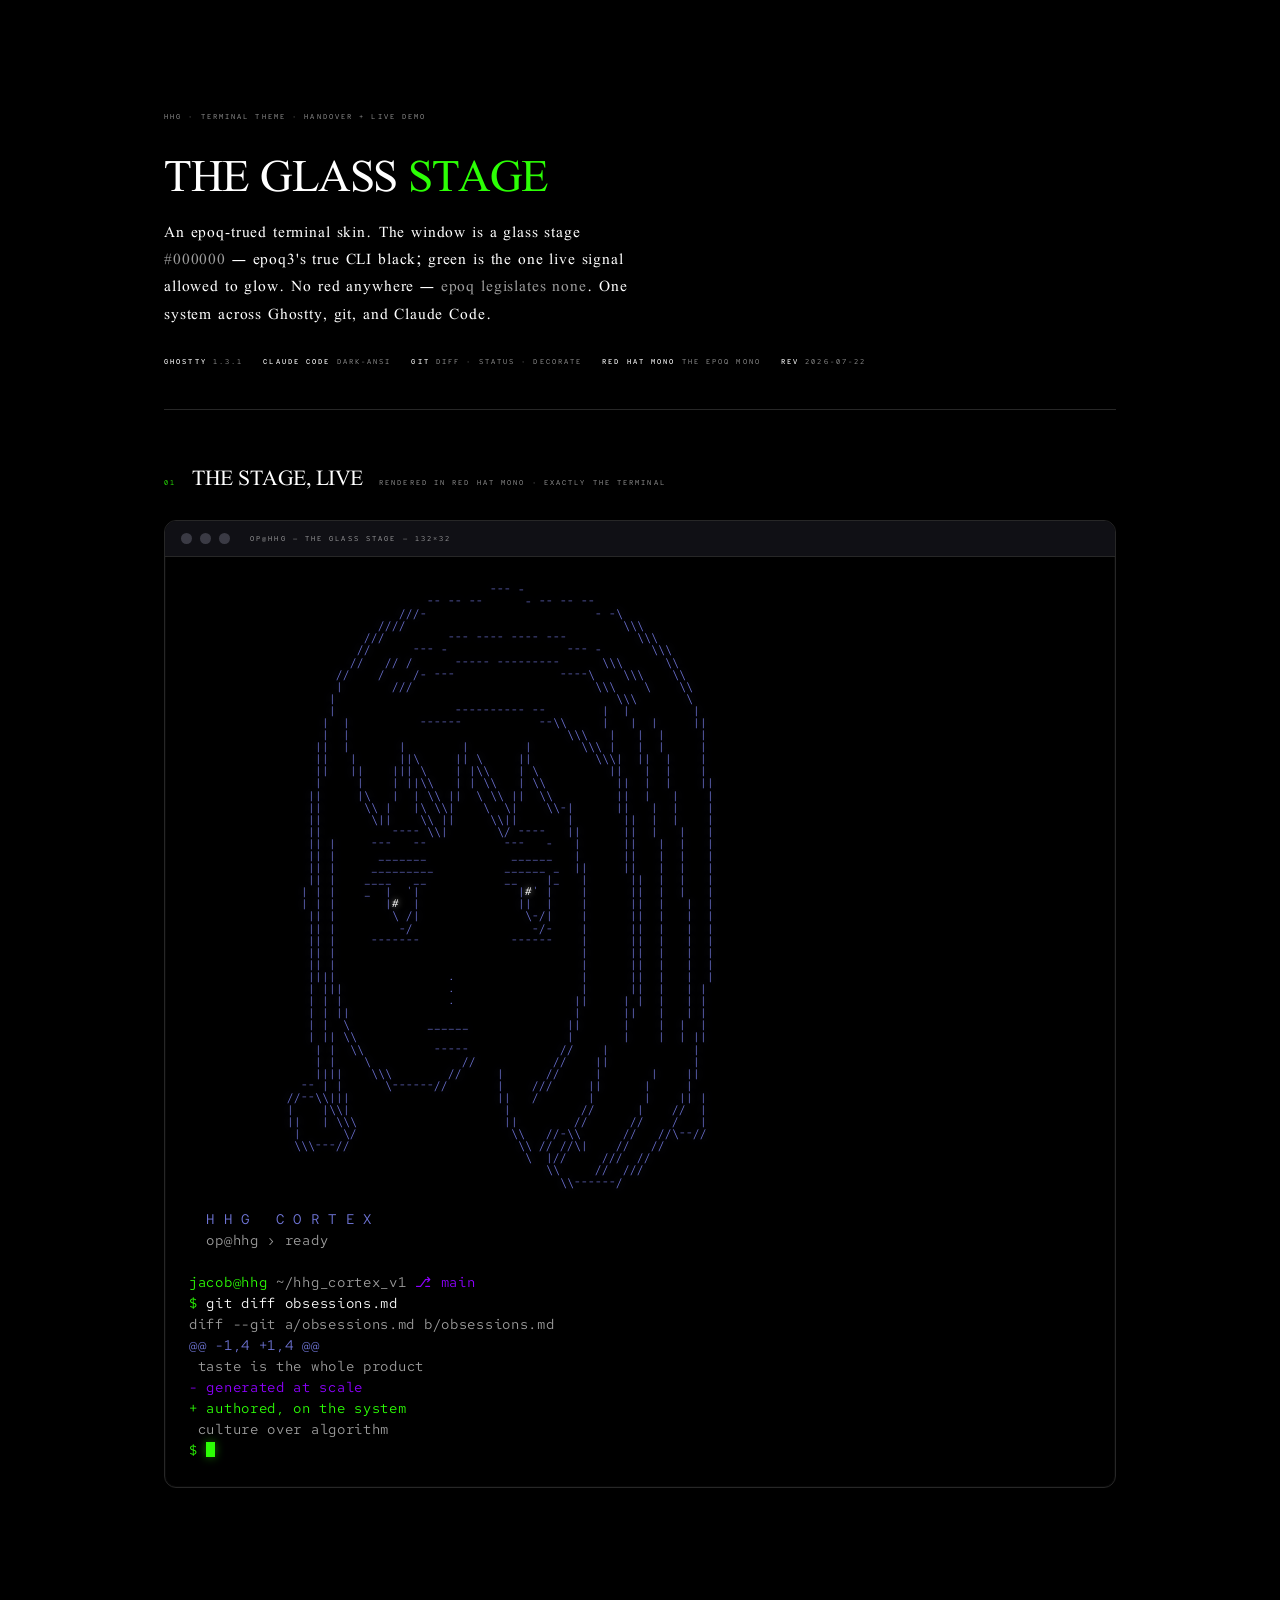
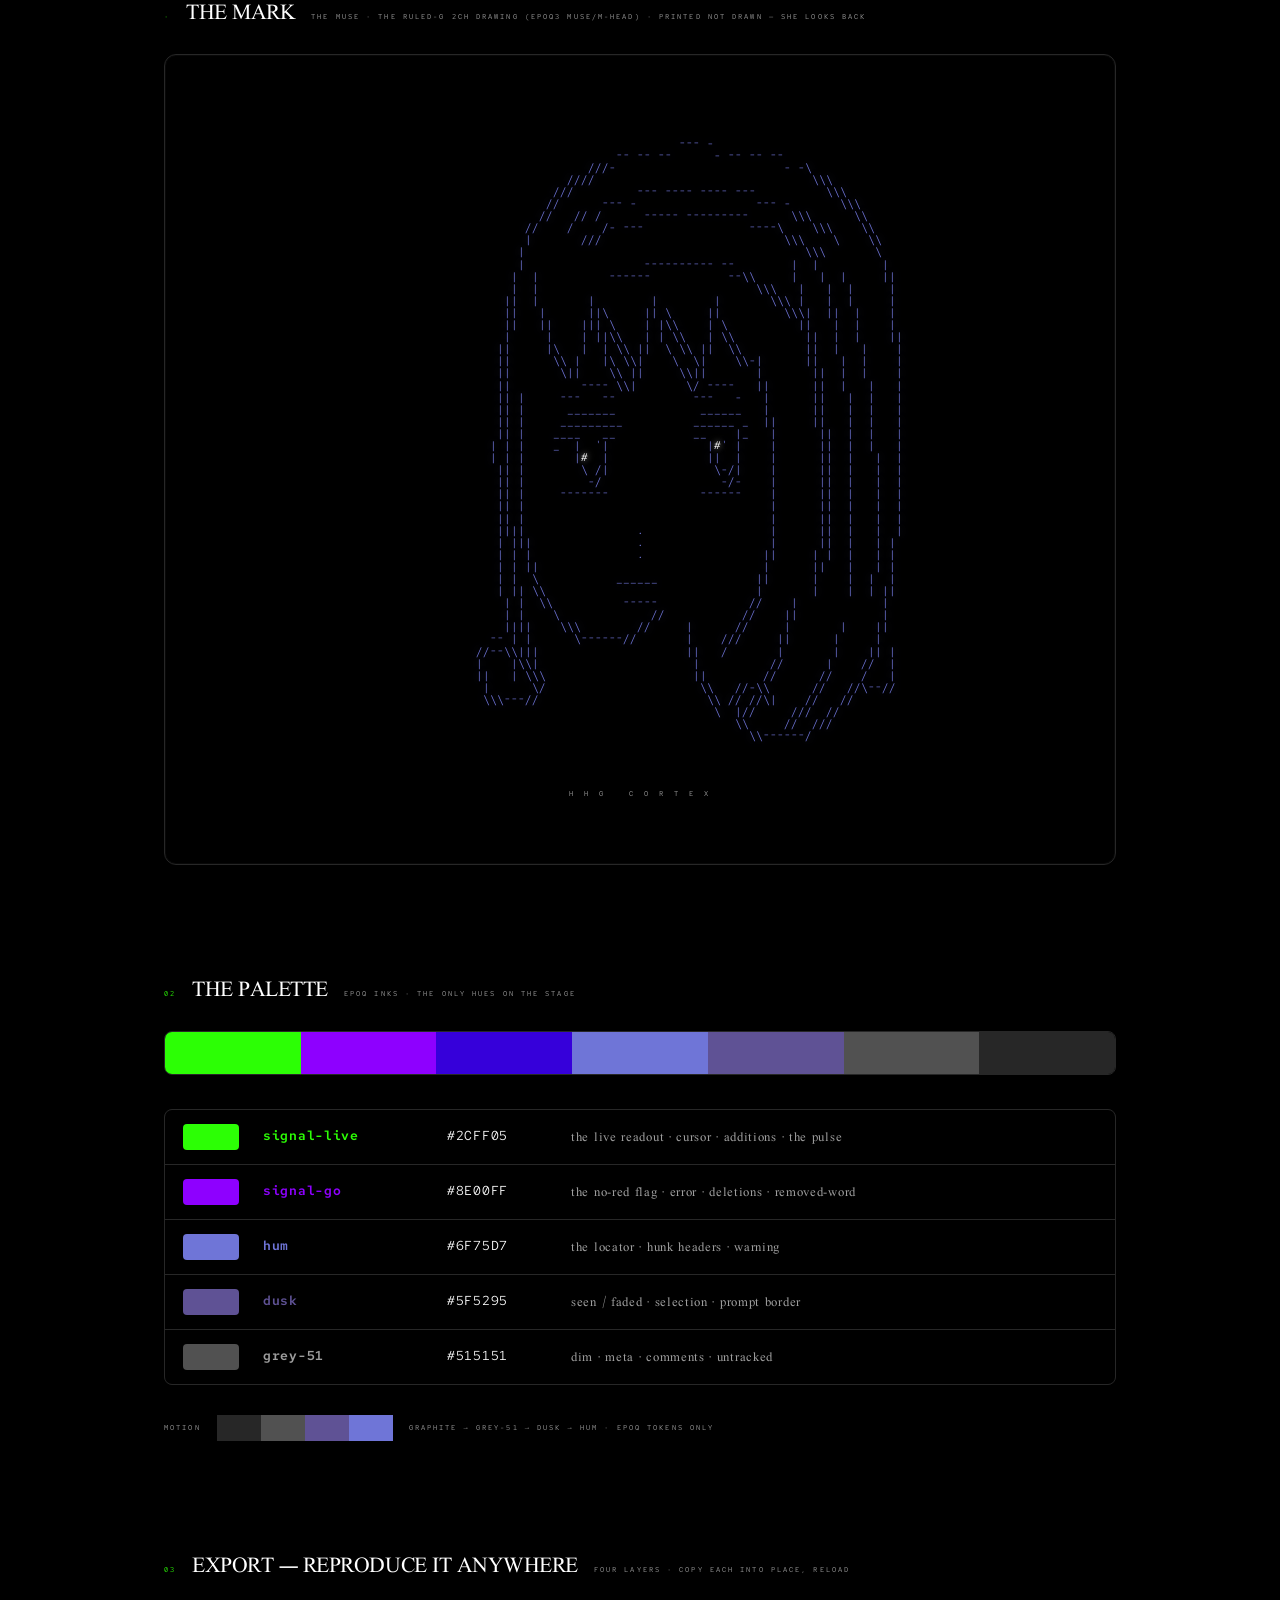
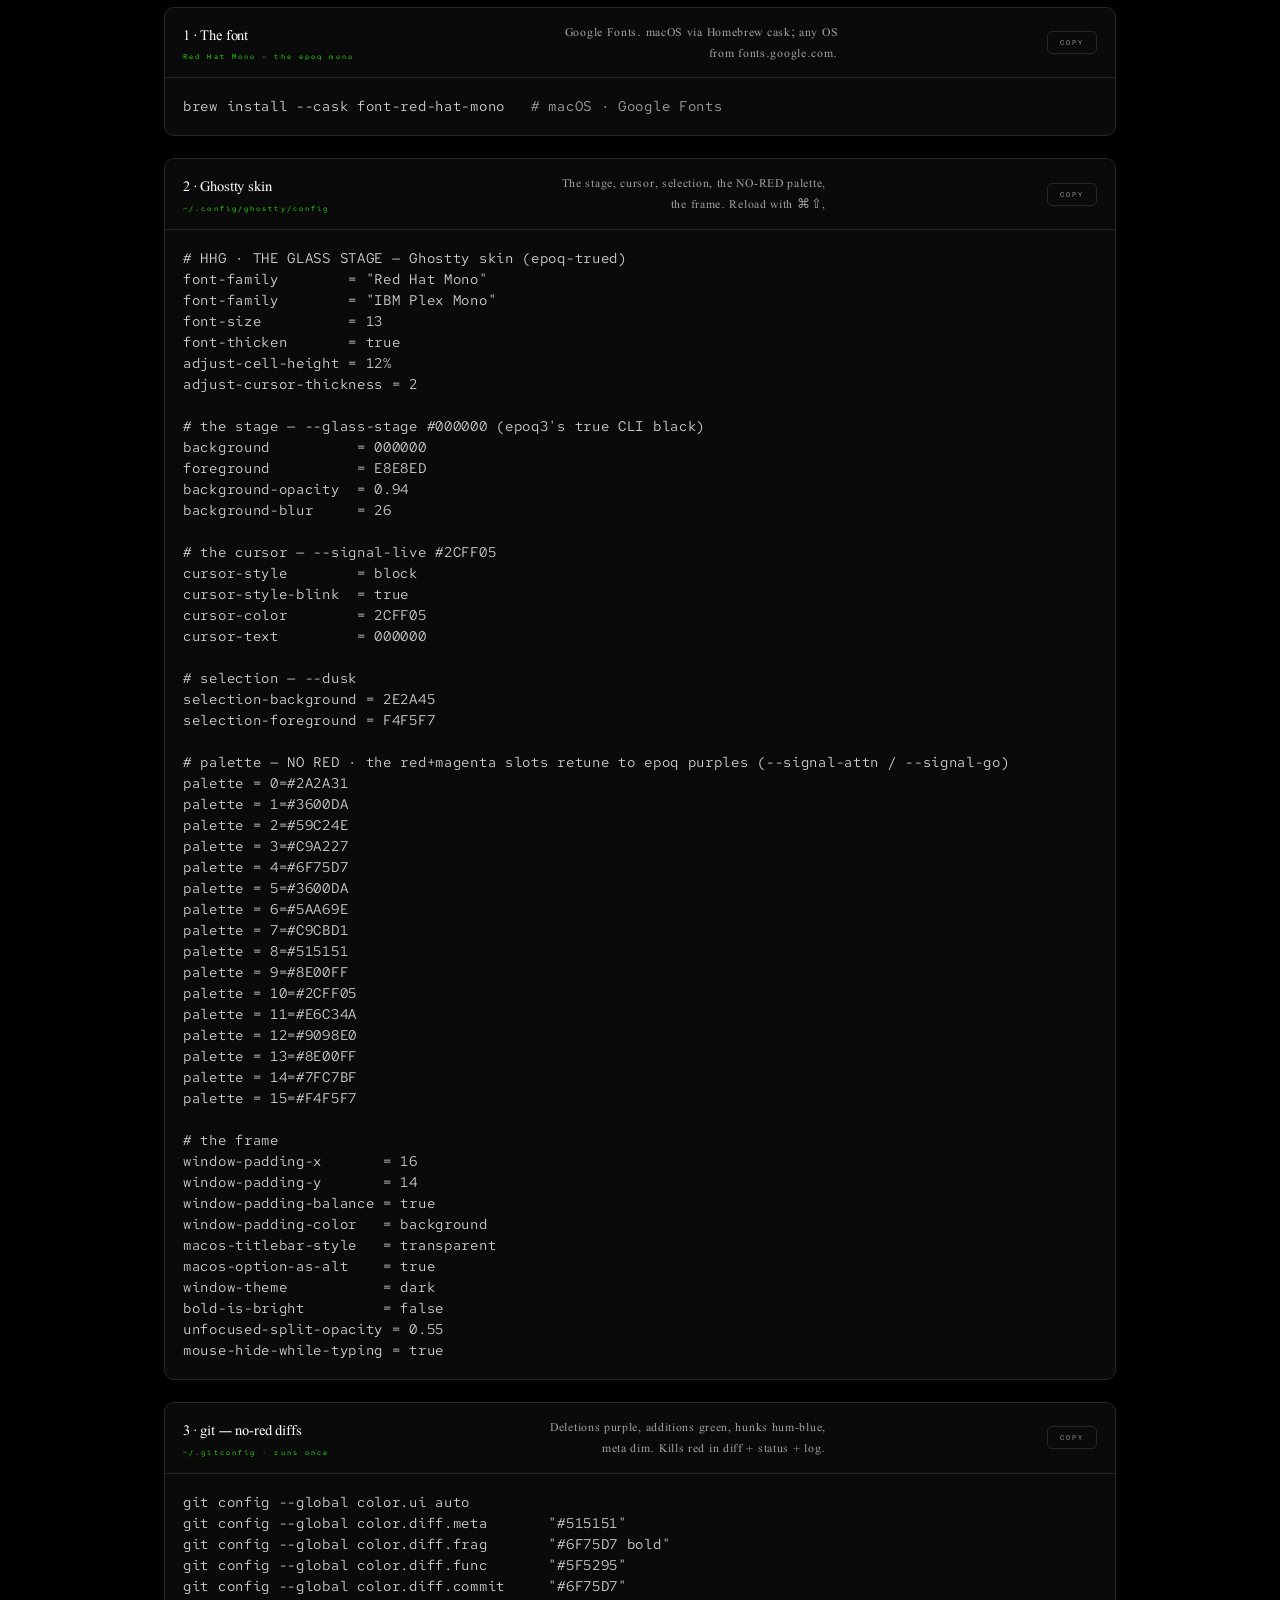
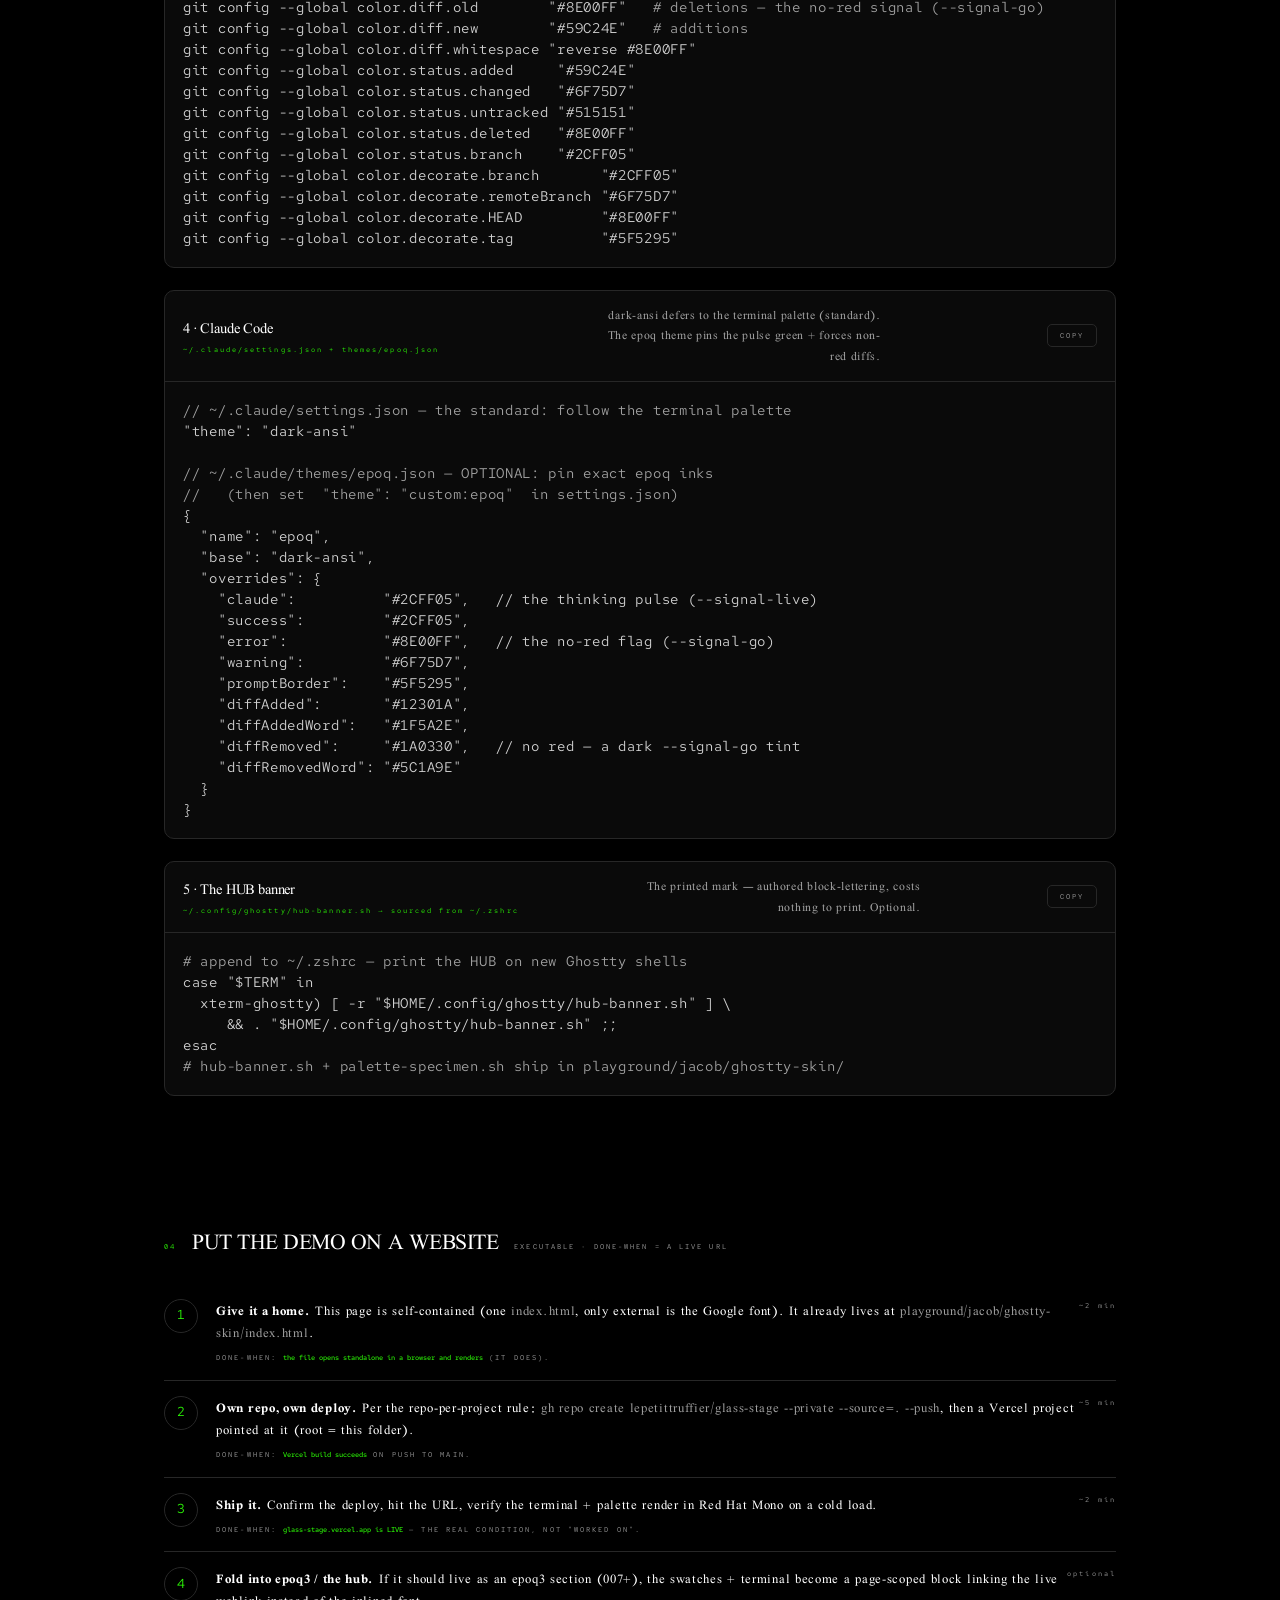
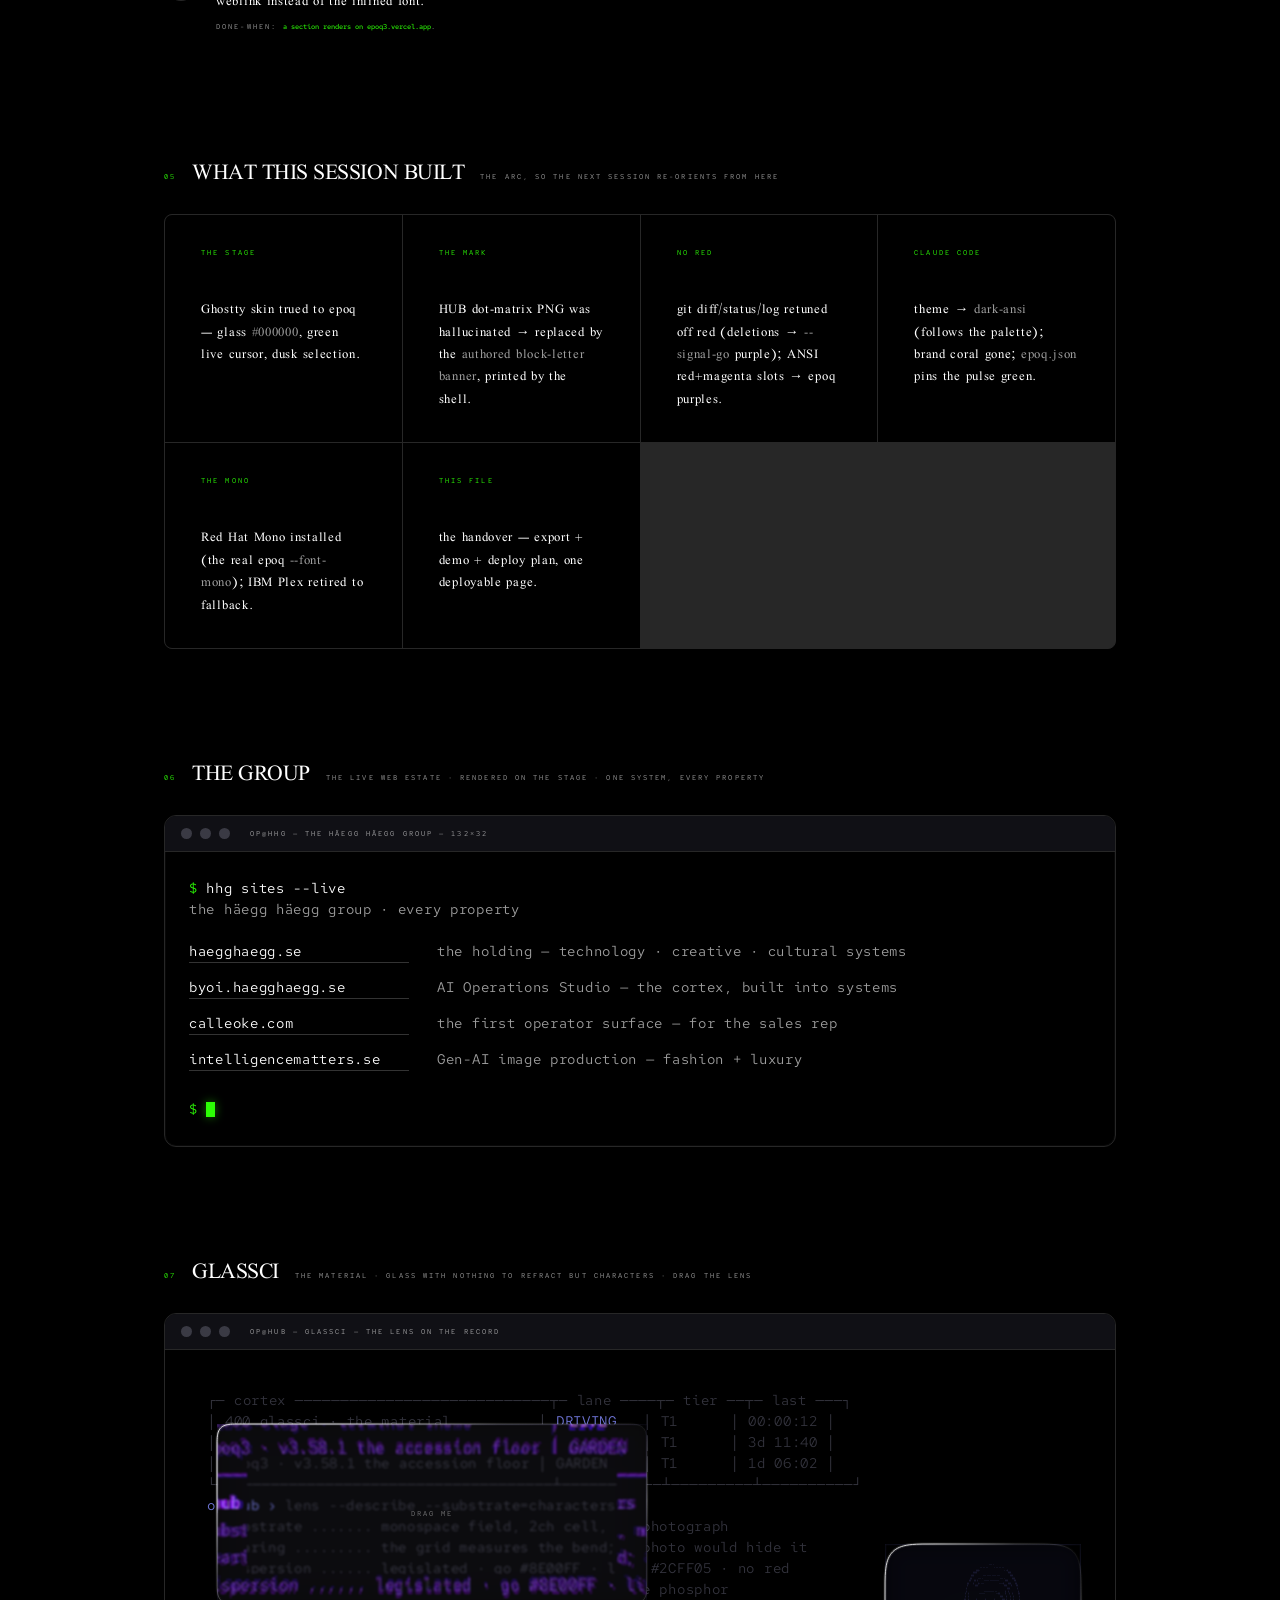
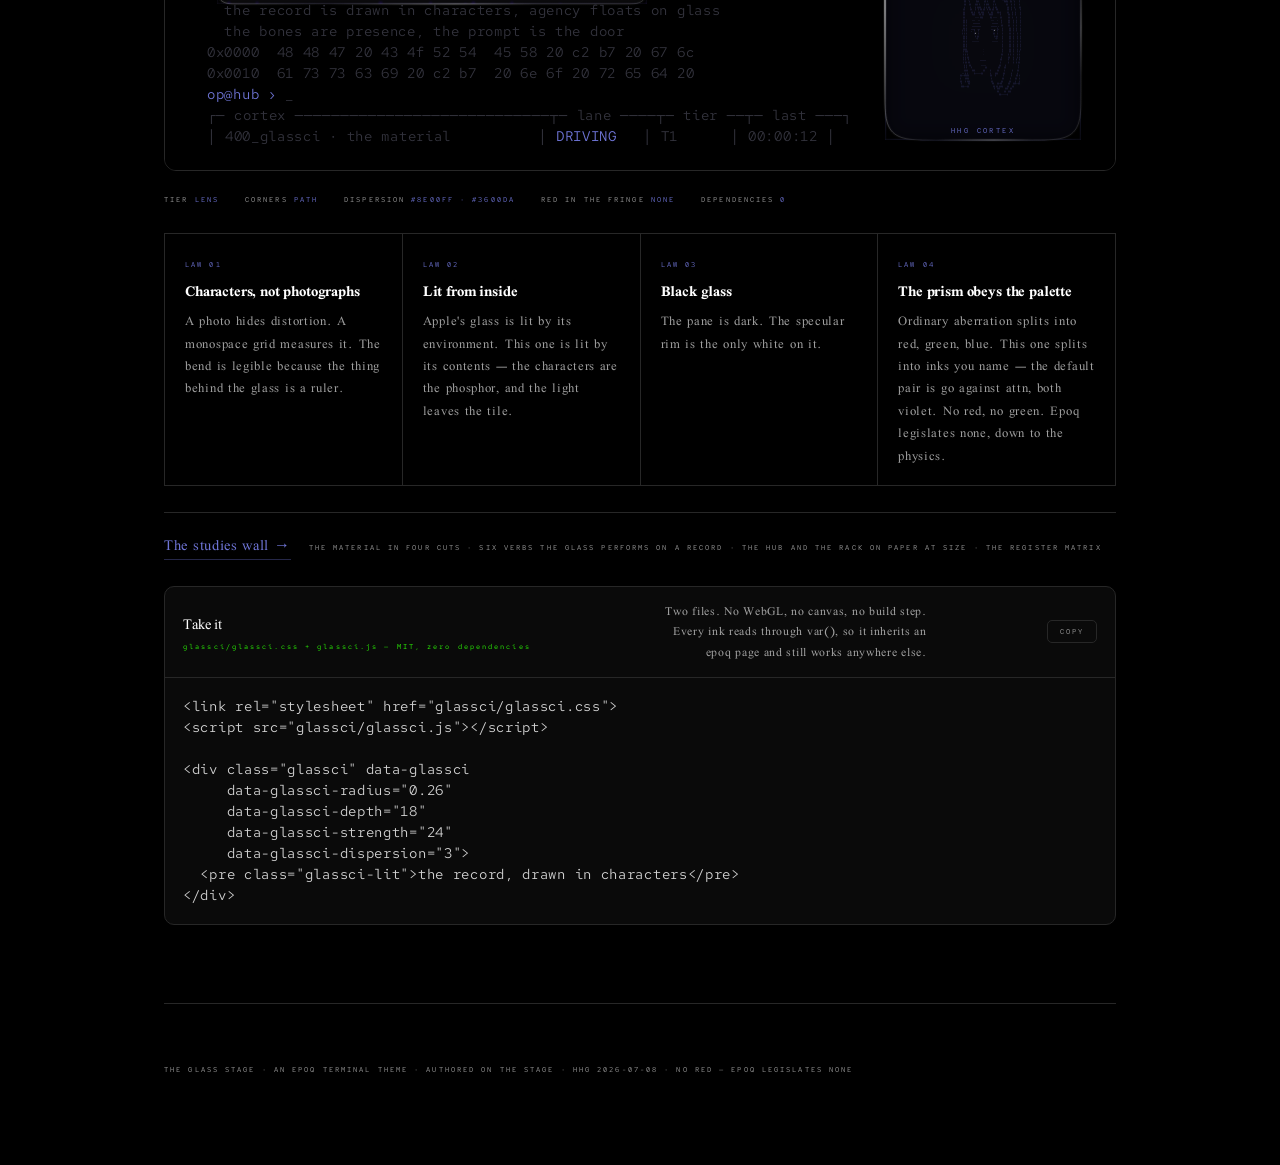
<file: demo/index.html>
<!doctype html>
<html lang="en">
<head>
<meta charset="utf-8">
<meta name="viewport" content="width=device-width, initial-scale=1">
<title>THE GLASS STAGE — an epoq terminal theme</title>
<link rel="preconnect" href="https://fonts.googleapis.com">
<link rel="preconnect" href="https://fonts.gstatic.com" crossorigin>
<link href="https://fonts.googleapis.com/css2?family=Scheherazade+New:wght@400;700&family=Red+Hat+Mono:wght@400;500;600;700&display=swap" rel="stylesheet">
<link rel="stylesheet" href="/glassci/glassci.css">
<style>
  :root{
    /* epoq3-conformant: every ink is a live EPOQ III token (system.css v3.58.1). no red, no magenta (pruned), no foreign hue. */
    --stage:#000000; --stage-2:#0A0A0A; --line:#272727;          /* --ink (the stage) · near-ink surface · --graphite hairline */
    --paper:#FFFFFF; --dim:rgba(255,255,255,.62); --grey:#515151; --graph:#272727;  /* --paper · --paper-62 (on-dark dim) · --grey-51 */
    --live:#2CFF05; --flag:#8E00FF; --flagc:#8E00FF;             /* --signal-live (green) · --signal-go (purple) = the no-red flag + deletions */
    --hum:#6F75D7; --dusk:#5F5295;                               /* --hum · --dusk */

    /* epoq3's real type system (system.css, verbatim) — serif carries the page, mono is a caption/code law */
    --font-serif:"Scheherazade New",Georgia,serif;
    --font-mono:"Red Hat Mono","IBM Plex Mono",ui-monospace,SFMono-Regular,Menlo,monospace;
    --fz-display:36px;    --lh-display:1;    --track-display:-0.03em;    /* H1 */
    --fz-page-title:24px; --lh-page-title:1; --track-page-title:-0.02em; /* H2 · section titles */
    --fz-heading-3:16px;  --lh-heading-3:1;  --track-heading-3:-0.01em;  /* H3 · card/block titles */
    --fz-body-1:14px;     --lh-body-1:1.6;   --track-body-1:0.05em;      /* page default */
    --fz-mono-6:7px;      --lh-mono-6:2;     --track-mono-6:0.3em;       /* the ONE mono size — code/caption law */
    --fz-mono-cli:14px;   --lh-mono-cli:1.5;                              /* the CLI escape hatch — real terminal registers only */
    --gut:clamp(20px,5vw,64px);
  }
  *{box-sizing:border-box}
  html,body{margin:0;background:var(--stage);color:var(--paper);font-family:var(--font-serif);
    font-size:var(--fz-body-1);line-height:var(--lh-body-1);letter-spacing:var(--track-body-1);
    -webkit-font-smoothing:antialiased;overflow-x:hidden}
  a{color:var(--live);text-decoration:none;border-bottom:1px solid #2cff0540}
  a:hover{border-bottom-color:var(--live)}
  .wrap{max-width:1080px;margin:0 auto;padding:0 var(--gut)}
  .rule{height:1px;background:var(--line);border:0;margin:0}
  .cap{font-family:var(--font-mono);font-size:var(--fz-mono-6);line-height:var(--lh-mono-6);
    letter-spacing:var(--track-mono-6);text-transform:uppercase;color:var(--dim)}
  .live{color:var(--live)} .flag{color:var(--flag)} .flagc{color:var(--flagc)}
  .hum{color:var(--hum)} .dusk{color:var(--dusk)} .dim{color:var(--dim)}

  /* ── masthead ── */
  header{padding:clamp(48px,9vw,110px) 0 40px}
  .kicker{font-family:var(--font-mono);font-size:var(--fz-mono-6);line-height:var(--lh-mono-6);
    letter-spacing:var(--track-mono-6);text-transform:uppercase;color:var(--dim);margin-bottom:26px}
  h1{font-family:var(--font-serif);font-weight:400;text-transform:uppercase;
    font-size:clamp(30px,5.2vw,50px);letter-spacing:var(--track-display);line-height:var(--lh-display);margin:0 0 18px}
  h1 .sig{color:var(--live)}
  .sub{font-family:var(--font-serif);font-size:clamp(14px,1.6vw,17px);line-height:var(--lh-body-1);
    letter-spacing:var(--track-body-1);color:var(--paper);max-width:60ch;font-weight:400}
  .metaline{margin-top:28px;display:flex;gap:8px 20px;flex-wrap:wrap;font-family:var(--font-mono);
    font-size:var(--fz-mono-6);line-height:var(--lh-mono-6);color:var(--dim);letter-spacing:var(--track-mono-6);text-transform:uppercase}
  .metaline b{color:var(--paper);font-weight:500}

  /* ── section frame ── */
  section{padding:56px 0}
  .sechead{display:flex;align-items:baseline;gap:16px;margin-bottom:30px;flex-wrap:wrap}
  .sechead h2{font-family:var(--font-serif);font-weight:400;text-transform:uppercase;
    font-size:var(--fz-page-title);letter-spacing:var(--track-page-title);line-height:var(--lh-page-title);color:var(--paper);margin:0}
  .sechead .n{font-family:var(--font-mono);font-size:var(--fz-mono-6);letter-spacing:var(--track-mono-6);color:var(--live)}
  .sechead .t{font-family:var(--font-mono);font-size:var(--fz-mono-6);letter-spacing:var(--track-mono-6);
    text-transform:uppercase;color:var(--dim)}

  /* ── the terminal demo — a genuine CLI register: mono stays, at the fz-mono-cli escape hatch ── */
  .term{background:var(--stage);border:1px solid var(--line);border-radius:12px;overflow:hidden;
    box-shadow:0 40px 120px -40px #000,0 0 0 1px #ffffff08 inset}
  .term-bar{display:flex;align-items:center;gap:8px;padding:12px 16px;background:#101015;border-bottom:1px solid var(--line)}
  .dot{width:11px;height:11px;border-radius:50%}
  .dot.a{background:#3a3a44} .dot.b{background:#3a3a44} .dot.c{background:#3a3a44}
  .term-title{margin-left:12px;font-family:var(--font-mono);font-size:var(--fz-mono-6);color:var(--dim);
    letter-spacing:var(--track-mono-6);text-transform:uppercase}
  .term-body{padding:26px 24px;font-family:var(--font-mono);font-size:var(--fz-mono-cli);line-height:var(--lh-mono-cli);
    white-space:pre;overflow-x:auto}
  .cur{display:inline-block;width:.62em;height:1.05em;background:var(--live);vertical-align:-.18em;
    animation:blink 1.05s steps(1) infinite;box-shadow:0 0 10px #2cff0577}
  @keyframes blink{50%{opacity:0}}

  /* ── tui-art — real CLI block art, epoq3's exact treatment (Red Hat Mono · lh 1.1 · pre · paper-white on the glass stage) ── */
  .tui-art{font-family:var(--font-mono);font-size:var(--fz-mono-cli);line-height:1.1;letter-spacing:0;
    white-space:pre;margin:0;color:var(--paper);text-shadow:0 0 18px #ffffff14}

  /* ── the mark — HHG HUB, same CLI art, shown large ── */
  .markwrap{display:flex;flex-direction:column;align-items:center;gap:30px;padding:64px 20px}
  .markwrap .tui-art{font-size:clamp(11px,2.3vw,22px);line-height:1.08;text-align:center;text-shadow:0 0 30px #ffffff22}
  /* ── muse-art — THE MUSE printed: the ruled-G 2ch drawing in --hum, pupils paper-white (she looks back) ── */
  .muse-art{font-family:var(--font-mono);font-size:clamp(6px,1.15vw,11px);line-height:1.1;letter-spacing:0;
    white-space:pre;color:var(--hum);text-shadow:0 0 8px #6F75D766,0 0 26px #6F75D733;display:block}
  .muse-art .pupil{color:#FFFFFF;text-shadow:0 0 6px #ffffffaa}
  .markwrap .muse-art{text-align:left;display:inline-block;margin:0 auto}
  .markcap{font-family:var(--font-mono);letter-spacing:.5em;color:var(--dim);font-size:var(--fz-mono-6);text-transform:uppercase}

  /* ── palette specimen ── */
  .spectrum{display:flex;height:44px;border-radius:8px;overflow:hidden;margin-bottom:34px;border:1px solid var(--line)}
  .spectrum span{flex:1}
  .swatches{display:grid;gap:1px;background:var(--line);border:1px solid var(--line);border-radius:8px;overflow:hidden}
  .sw{display:grid;grid-template-columns:64px 168px 108px 1fr;align-items:center;gap:16px;
    padding:14px 18px;background:var(--stage)}
  .sw .chip{width:56px;height:26px;border-radius:4px}
  .sw .tok{font-family:var(--font-mono);font-weight:600;font-size:13px}
  .sw .hex{font-family:var(--font-mono);color:var(--paper);font-size:13px}
  .sw .role{font-family:var(--font-serif);color:var(--dim);font-size:14px}
  .ramp{display:flex;align-items:center;gap:0;margin-top:30px}
  .ramp b{width:44px;height:26px}
  .ramp .lbl{font-family:var(--font-mono);margin-left:16px;color:var(--dim);font-size:var(--fz-mono-6);
    letter-spacing:var(--track-mono-6);text-transform:uppercase}

  /* ── export blocks — genuine code, stays mono at the fz-mono-cli register ── */
  .card{border:1px solid var(--line);border-radius:10px;margin-bottom:22px;overflow:hidden;background:var(--stage-2)}
  .card-h{display:flex;align-items:center;justify-content:space-between;gap:12px;padding:14px 18px;border-bottom:1px solid var(--line)}
  .card-h .l{display:flex;flex-direction:column;gap:3px}
  .card-h .name{font-family:var(--font-serif);font-weight:400;font-size:var(--fz-heading-3);letter-spacing:var(--track-heading-3)}
  .card-h .path{font-family:var(--font-mono);font-size:var(--fz-mono-6);color:var(--live);letter-spacing:var(--track-mono-6)}
  .card-h .what{font-family:var(--font-serif);font-size:13px;color:var(--dim);max-width:46ch;text-align:right}
  .copy{background:transparent;border:1px solid var(--line);color:var(--dim);font-family:var(--font-mono);
    font-size:var(--fz-mono-6);letter-spacing:var(--track-mono-6);text-transform:uppercase;padding:6px 12px;border-radius:5px;cursor:pointer;white-space:nowrap}
  .copy:hover{border-color:var(--live);color:var(--live)}
  .copy.ok{color:var(--live);border-color:var(--live)}
  pre{margin:0;padding:18px;overflow-x:auto;font-family:var(--font-mono);font-size:var(--fz-mono-cli);line-height:var(--lh-mono-cli);color:rgba(255,255,255,.82)}
  pre .c{color:var(--dim)} /* comment */

  /* ── plan ── */
  ol.plan{list-style:none;counter-reset:s;margin:0;padding:0;font-family:var(--font-serif)}
  ol.plan li{counter-increment:s;position:relative;padding:16px 0 16px 52px;border-top:1px solid var(--line);font-size:14px}
  ol.plan li:first-child{border-top:0}
  ol.plan li b{color:var(--paper);font-weight:700}
  ol.plan li::before{content:counter(s);position:absolute;left:0;top:15px;width:32px;height:32px;
    font-family:var(--font-mono);border:1px solid var(--line);border-radius:50%;display:grid;place-items:center;color:var(--live);font-size:13px}
  ol.plan .dw{font-family:var(--font-mono);color:var(--dim);font-size:var(--fz-mono-6);letter-spacing:var(--track-mono-6);
    margin-top:8px;text-transform:uppercase}
  ol.plan .dw b{color:var(--live);font-weight:500;text-transform:none;letter-spacing:0}
  .est{float:right;font-family:var(--font-mono);color:var(--dim);font-size:var(--fz-mono-6);letter-spacing:var(--track-mono-6)}

  .prev{display:grid;grid-template-columns:repeat(auto-fit,minmax(230px,1fr));gap:1px;background:var(--line);border:1px solid var(--line);border-radius:8px;overflow:hidden}
  .prev div{background:var(--stage);padding:16px 18px}
  .prev .st{font-family:var(--font-mono);color:var(--live);font-size:var(--fz-mono-6);letter-spacing:var(--track-mono-6);
    margin-bottom:8px;text-transform:uppercase}
  .prev .bd{font-family:var(--font-serif);font-size:14px;color:var(--paper)}
  .prev .bd .dim{color:var(--dim)}

  /* ── the group — the live web estate, rendered as terminal output (the 01 register) ── */
  .grouplist{white-space:normal;margin-top:14px;display:flex;flex-direction:column}
  .grow{display:grid;grid-template-columns:minmax(220px,auto) 1fr;gap:8px 28px;align-items:baseline;
    padding:7px 0;border:0;text-decoration:none}
  .gdom{color:var(--paper);white-space:nowrap;border-bottom:1px solid rgba(255,255,255,.2);transition:color .12s,border-color .12s}
  .grow:hover .gdom{color:var(--live);border-bottom-color:var(--live);text-shadow:0 0 14px #2cff0555}
  .gdesc{color:var(--dim)}

  footer{padding:60px 0 90px;font-family:var(--font-mono);color:var(--dim);font-size:var(--fz-mono-6);
    letter-spacing:var(--track-mono-6);text-transform:uppercase}
  /* THE TYPE LAW · mono is the record and everything the glass holds; the page
     around it stays in the serif it already uses. */
  .glassci-field, .glassci-field *, .glassci, .glassci *{font-family:var(--font-mono)}

  /* ── 07 · glassci — the material ────────────────────────────────────────
     Reuses the page's .term chrome. Everything below is layout only; the
     material itself lives in /glassci/glassci.css. */
  .gc-stage{position:relative;height:420px;overflow:hidden;background:var(--stage);padding:22px 24px}
  .gc-field{position:absolute;inset:22px 24px;color:#33333D;
    font-size:var(--fz-mono-cli);line-height:var(--lh-mono-cli);white-space:pre;pointer-events:none;
    -webkit-user-select:none;user-select:none}
  .gc-field .live{color:var(--hum)} .gc-field .go{color:var(--flag)}
  .gc-lens{position:absolute;top:74px;left:52px;width:min(430px,60%);height:180px;cursor:grab;
    display:grid;place-items:center;touch-action:none}
  .gc-lens:active{cursor:grabbing}
  .gc-lens .l{font-family:var(--font-mono);font-size:var(--fz-mono-6);line-height:var(--lh-mono-6);
    letter-spacing:var(--track-mono-6);text-transform:uppercase;color:var(--paper);opacity:.45}
  .gc-tile{position:absolute;right:34px;bottom:30px;width:196px;height:196px;
    display:flex;flex-direction:column;align-items:center;justify-content:center;gap:10px}
  /* 2.4px, not 1.5 — small enough to read as an icon, large enough to survive a
     browser minimum-font-size setting turning a 50-line face into a smear */
  .gc-tile .muse-art{font-size:2.4px;line-height:1.1}
  .gc-tile .cap{letter-spacing:.34em;color:var(--hum);font-size:var(--fz-mono-6);text-transform:uppercase}

  .gc-laws{display:grid;grid-template-columns:repeat(auto-fit,minmax(228px,1fr));gap:1px;
    background:var(--line);border:1px solid var(--line);margin-top:26px}
  .gc-laws div{background:var(--stage);padding:18px 20px}
  .gc-laws .n{font-family:var(--font-mono);font-size:var(--fz-mono-6);line-height:var(--lh-mono-6);
    letter-spacing:var(--track-mono-6);color:var(--hum);text-transform:uppercase}
  .gc-laws .h{display:block;margin:4px 0 6px;font-family:var(--font-serif);
    font-size:var(--fz-heading-3);letter-spacing:-.01em}
  .gc-laws .b{font-family:var(--font-serif);font-size:var(--fz-body-1);line-height:1.6;color:var(--dim)}

  .gc-read{display:flex;gap:26px;flex-wrap:wrap;margin-top:22px;
    font-family:var(--font-mono);font-size:var(--fz-mono-6);line-height:var(--lh-mono-6);
    letter-spacing:var(--track-mono-6);text-transform:uppercase;color:var(--dim)}
  .gc-read b{color:var(--hum);font-weight:400}
  /* the wall is the rest of today's work — it needs a door from here */
  .gc-more{display:flex;flex-wrap:wrap;align-items:baseline;gap:10px 18px;margin-top:26px;
    border-top:1px solid var(--line);padding-top:20px}
  .gc-more a{font-family:var(--font-serif);font-size:var(--fz-heading-3);color:var(--hum);
    border-bottom:1px solid #6F75D755}
  .gc-more a:hover{border-bottom-color:var(--hum)}
  .gc-more .w{font-family:var(--font-mono);font-size:var(--fz-mono-6);
    line-height:var(--lh-mono-6);letter-spacing:var(--track-mono-6);
    text-transform:uppercase;color:var(--dim)}
  @media(max-width:640px){
    .gc-lens{width:66%;height:140px;left:24px;top:60px}
    .gc-tile{display:none}
  }

  @media(max-width:640px){
    .sw{grid-template-columns:44px 1fr;grid-template-areas:"chip tok" "chip hex" "chip role"}
    .sw .chip{grid-area:chip} .sw .role{font-size:13px}
    .card-h{flex-wrap:wrap} .card-h .what{text-align:left}
    .grow{grid-template-columns:1fr;gap:2px;padding:9px 0}
  }
</style>
</head>
<body>

<div class="wrap">

  <header>
    <div class="kicker">HHG · terminal theme · handover + live demo</div>
    <h1>THE&nbsp;GLASS&nbsp;<span class="sig">STAGE</span></h1>
    <p class="sub">An epoq-trued terminal skin. The window is a glass stage <span class="dim">#000000</span> — epoq3's true CLI black; green is the one live signal allowed to glow. No red anywhere — <span class="dim">epoq legislates none</span>. One system across Ghostty, git, and Claude Code.</p>
    <div class="metaline">
      <span><b>Ghostty</b> 1.3.1</span><span><b>Claude Code</b> dark-ansi</span>
      <span><b>git</b> diff · status · decorate</span><span><b>Red Hat Mono</b> the epoq mono</span>
      <span><b>rev</b> 2026-07-22</span>
    </div>
  </header>

  <hr class="rule">

  <!-- ── THE DEMO ─────────────────────────────────────── -->
  <section>
    <div class="sechead"><span class="n">01</span><h2>The stage, live</h2><span class="t">rendered in Red Hat Mono · exactly the terminal</span></div>
    <div class="term">
      <div class="term-bar"><span class="dot a"></span><span class="dot b"></span><span class="dot c"></span>
        <span class="term-title">op@hhg — the glass stage — 132×32</span></div>
      <div class="term-body"><span class="muse-art">                                           --- -
                                  -- -- --      - -- -- --
                              ///-                        - -\
                           ////                               \\\
                         ///         --- ---- ---- ---          \\\
                        //      --- -                 --- -       \\\
                       //   // /      ----- ---------      \\\      \\
                     //    /    /- ---               ----\    \\\    \\
                     |       ///                          \\\    \    \\
                    |                                        \\\       \
                    |                 ---------- --        |  |         |
                   |  |          ------           --\\     |   |  |     ||
                   |  |                               \\\   |   |  |     |
                  ||  |       |        |        |       \\\ |   |  |     |
                  ||   |      ||\     || \     ||         \\\|  ||  |    |
                  ||   ||    ||| \    | |\\    | \          ||   |  |    |
                  |     |    | ||\\   | | \\   | \\          ||  |  |    ||
                 ||     |\   |  | \\ ||  \ \\ ||  \\         ||  |   |    |
                 ||      \\ |   |\ \\|    \  \|    \\-|      ||   |  |    |
                 ||       \||    \\ ||     \\||       |       ||  |  |    |
                 ||          ---- \\|       \/ ----   ||      ||  |   |   |
                 || |     ---   --           ---   -   |      ||   |  |   |
                 || |      _______            ______   |      ||   |  |   |
                 || |     _________          ______ _  ||     ||   |  |   |
                 || |    ____   __           __    |_   |      ||  |  |   |
                | | |    _  |  '|              |<span class="pupil">#</span>' |    |      ||  |  |   |
                | | |       |<span class="pupil">#</span>  |              ||  |    |      ||  |   |  |
                 || |        \ /|               \-/|    |      ||  |   |  |
                 || |         -/                 -/-    |      ||  |   |  |
                 || |     -------             ------    |      ||  |   |  |
                 || |                                   |      ||  |   |  |
                 || |                                   |      ||  |   |  |
                 ||||                .                  |      ||  |   |  |
                 | |||               .                  |      ||  |   | |
                 | | |               .                 ||     | |  |   | |
                 | | ||                                |      ||   |   | |
                 | |  \           ______              ||      |    |  |  |
                 | || \\                              |       |    |  | ||
                  | |  \\          -----             //    |            |
                  | |    \             //           //    ||            |
                  ||||    \\\        //     |      //     |       |    ||
                -- | |      \------//       |    ///     ||      |     |
              //--\\|||                     ||   /       |       |    || |
              |    |\\|                      |          //      |    //  |
              ||   | \\\                     ||        //      //    /   |
               |      \/                      \\   //-\\      //   //\--//
               \\\---//                        \\ // //\|    //   //
                                                \  |//     ///  //
                                                   \\     //  ///
                                                     \\------/</span>
  <span class="hum">H H G   C O R T E X</span>
  <span class="dim">op@hhg › ready</span>

<span class="live">jacob@hhg</span> <span class="dim">~/hhg_cortex_v1</span> <span class="flag">⎇ main</span>
<span class="live">$</span> git diff obsessions.md
<span class="dim">diff --git a/obsessions.md b/obsessions.md</span>
<span class="hum">@@ -1,4 +1,4 @@</span>
 <span class="dim">taste is the whole product</span>
<span class="flagc">- generated at scale</span>
<span class="live">+ authored, on the system</span>
 <span class="dim">culture over algorithm</span>
<span class="live">$</span> <span class="cur"></span></div>
    </div>
  </section>

  <!-- ── THE MARK ─────────────────────────────────────── -->
  <section>
    <div class="sechead"><span class="n">·</span><h2>The mark</h2><span class="t">THE MUSE · the ruled-G 2ch drawing (epoq3 muse/m-head) · printed not drawn — she looks back</span></div>
    <div class="term" style="border-color:var(--line)">
      <div class="term-body markwrap" style="text-align:center">
        <pre class="muse-art">                                           --- -
                                  -- -- --      - -- -- --
                              ///-                        - -\
                           ////                               \\\
                         ///         --- ---- ---- ---          \\\
                        //      --- -                 --- -       \\\
                       //   // /      ----- ---------      \\\      \\
                     //    /    /- ---               ----\    \\\    \\
                     |       ///                          \\\    \    \\
                    |                                        \\\       \
                    |                 ---------- --        |  |         |
                   |  |          ------           --\\     |   |  |     ||
                   |  |                               \\\   |   |  |     |
                  ||  |       |        |        |       \\\ |   |  |     |
                  ||   |      ||\     || \     ||         \\\|  ||  |    |
                  ||   ||    ||| \    | |\\    | \          ||   |  |    |
                  |     |    | ||\\   | | \\   | \\          ||  |  |    ||
                 ||     |\   |  | \\ ||  \ \\ ||  \\         ||  |   |    |
                 ||      \\ |   |\ \\|    \  \|    \\-|      ||   |  |    |
                 ||       \||    \\ ||     \\||       |       ||  |  |    |
                 ||          ---- \\|       \/ ----   ||      ||  |   |   |
                 || |     ---   --           ---   -   |      ||   |  |   |
                 || |      _______            ______   |      ||   |  |   |
                 || |     _________          ______ _  ||     ||   |  |   |
                 || |    ____   __           __    |_   |      ||  |  |   |
                | | |    _  |  '|              |<span class="pupil">#</span>' |    |      ||  |  |   |
                | | |       |<span class="pupil">#</span>  |              ||  |    |      ||  |   |  |
                 || |        \ /|               \-/|    |      ||  |   |  |
                 || |         -/                 -/-    |      ||  |   |  |
                 || |     -------             ------    |      ||  |   |  |
                 || |                                   |      ||  |   |  |
                 || |                                   |      ||  |   |  |
                 ||||                .                  |      ||  |   |  |
                 | |||               .                  |      ||  |   | |
                 | | |               .                 ||     | |  |   | |
                 | | ||                                |      ||   |   | |
                 | |  \           ______              ||      |    |  |  |
                 | || \\                              |       |    |  | ||
                  | |  \\          -----             //    |            |
                  | |    \             //           //    ||            |
                  ||||    \\\        //     |      //     |       |    ||
                -- | |      \------//       |    ///     ||      |     |
              //--\\|||                     ||   /       |       |    || |
              |    |\\|                      |          //      |    //  |
              ||   | \\\                     ||        //      //    /   |
               |      \/                      \\   //-\\      //   //\--//
               \\\---//                        \\ // //\|    //   //
                                                \  |//     ///  //
                                                   \\     //  ///
                                                     \\------/</pre>
        <span class="markcap">H H G&nbsp;&nbsp;&nbsp;C O R T E X</span>
      </div>
    </div>
  </section>

  <!-- ── PALETTE ─────────────────────────────────────── -->
  <section>
    <div class="sechead"><span class="n">02</span><h2>The palette</h2><span class="t">epoq inks · the only hues on the stage</span></div>
    <div class="spectrum">
      <span style="background:#2CFF05"></span><span style="background:#8E00FF"></span>
      <span style="background:#3600DA"></span><span style="background:#6F75D7"></span>
      <span style="background:#5F5295"></span><span style="background:#515151"></span>
      <span style="background:#272727"></span>
    </div>
    <div class="swatches">
      <div class="sw"><span class="chip" style="background:#2CFF05"></span><span class="tok live">signal-live</span><span class="hex">#2CFF05</span><span class="role">the live readout · cursor · additions · the pulse</span></div>
      <div class="sw"><span class="chip" style="background:#8E00FF"></span><span class="tok flag">signal-go</span><span class="hex">#8E00FF</span><span class="role">the no-red flag · error · deletions · removed-word</span></div>
      <div class="sw"><span class="chip" style="background:#6F75D7"></span><span class="tok hum">hum</span><span class="hex">#6F75D7</span><span class="role">the locator · hunk headers · warning</span></div>
      <div class="sw"><span class="chip" style="background:#5F5295"></span><span class="tok dusk">dusk</span><span class="hex">#5F5295</span><span class="role">seen / faded · selection · prompt border</span></div>
      <div class="sw"><span class="chip" style="background:#515151"></span><span class="tok dim">grey-51</span><span class="hex">#515151</span><span class="role">dim · meta · comments · untracked</span></div>
    </div>
    <div class="ramp">
      <span class="cap" style="margin-right:16px">MOTION</span>
      <b style="background:#272727"></b><b style="background:#515151"></b>
      <b style="background:#5F5295"></b><b style="background:#6F75D7"></b>
      <span class="lbl">graphite → grey-51 → dusk → hum · epoq tokens only</span>
    </div>
  </section>

  <!-- ── EXPORT ─────────────────────────────────────── -->
  <section>
    <div class="sechead"><span class="n">03</span><h2>Export — reproduce it anywhere</h2><span class="t">four layers · copy each into place, reload</span></div>

    <div class="card">
      <div class="card-h"><div class="l"><span class="name">1 · The font</span><span class="path">Red Hat Mono — the epoq mono</span></div>
        <span class="what">Google Fonts. macOS via Homebrew cask; any OS from fonts.google.com.</span>
        <button class="copy" data-t="brew install --cask font-red-hat-mono">Copy</button></div>
      <pre>brew install --cask font-red-hat-mono   <span class="c"># macOS · Google Fonts</span></pre>
    </div>

    <div class="card">
      <div class="card-h"><div class="l"><span class="name">2 · Ghostty skin</span><span class="path">~/.config/ghostty/config</span></div>
        <span class="what">The stage, cursor, selection, the NO-RED palette, the frame. Reload with ⌘⇧,</span>
        <button class="copy" data-src="cfg">Copy</button></div>
      <pre id="cfg"># HHG · THE GLASS STAGE — Ghostty skin (epoq-trued)
font-family        = "Red Hat Mono"
font-family        = "IBM Plex Mono"
font-size          = 13
font-thicken       = true
adjust-cell-height = 12%
adjust-cursor-thickness = 2

# the stage — --glass-stage #000000 (epoq3's true CLI black)
background          = 000000
foreground          = E8E8ED
background-opacity  = 0.94
background-blur     = 26

# the cursor — --signal-live #2CFF05
cursor-style        = block
cursor-style-blink  = true
cursor-color        = 2CFF05
cursor-text         = 000000

# selection — --dusk
selection-background = 2E2A45
selection-foreground = F4F5F7

# palette — NO RED · the red+magenta slots retune to epoq purples (--signal-attn / --signal-go)
palette = 0=#2A2A31
palette = 1=#3600DA
palette = 2=#59C24E
palette = 3=#C9A227
palette = 4=#6F75D7
palette = 5=#3600DA
palette = 6=#5AA69E
palette = 7=#C9CBD1
palette = 8=#515151
palette = 9=#8E00FF
palette = 10=#2CFF05
palette = 11=#E6C34A
palette = 12=#9098E0
palette = 13=#8E00FF
palette = 14=#7FC7BF
palette = 15=#F4F5F7

# the frame
window-padding-x       = 16
window-padding-y       = 14
window-padding-balance = true
window-padding-color   = background
macos-titlebar-style   = transparent
macos-option-as-alt    = true
window-theme           = dark
bold-is-bright         = false
unfocused-split-opacity = 0.55
mouse-hide-while-typing = true</pre>
    </div>

    <div class="card">
      <div class="card-h"><div class="l"><span class="name">3 · git — no-red diffs</span><span class="path">~/.gitconfig · runs once</span></div>
        <span class="what">Deletions purple, additions green, hunks hum-blue, meta dim. Kills red in diff + status + log.</span>
        <button class="copy" data-src="git">Copy</button></div>
      <pre id="git">git config --global color.ui auto
git config --global color.diff.meta       "#515151"
git config --global color.diff.frag       "#6F75D7 bold"
git config --global color.diff.func       "#5F5295"
git config --global color.diff.commit     "#6F75D7"
git config --global color.diff.old        "#8E00FF"   <span class="c"># deletions — the no-red signal (--signal-go)</span>
git config --global color.diff.new        "#59C24E"   <span class="c"># additions</span>
git config --global color.diff.whitespace "reverse #8E00FF"
git config --global color.status.added     "#59C24E"
git config --global color.status.changed   "#6F75D7"
git config --global color.status.untracked "#515151"
git config --global color.status.deleted   "#8E00FF"
git config --global color.status.branch    "#2CFF05"
git config --global color.decorate.branch       "#2CFF05"
git config --global color.decorate.remoteBranch "#6F75D7"
git config --global color.decorate.HEAD         "#8E00FF"
git config --global color.decorate.tag          "#5F5295"</pre>
    </div>

    <div class="card">
      <div class="card-h"><div class="l"><span class="name">4 · Claude Code</span><span class="path">~/.claude/settings.json + themes/epoq.json</span></div>
        <span class="what">dark-ansi defers to the terminal palette (standard). The epoq theme pins the pulse green + forces non-red diffs.</span>
        <button class="copy" data-src="cc">Copy</button></div>
      <pre id="cc"><span class="c">// ~/.claude/settings.json — the standard: follow the terminal palette</span>
"theme": "dark-ansi"

<span class="c">// ~/.claude/themes/epoq.json — OPTIONAL: pin exact epoq inks</span>
<span class="c">//   (then set  "theme": "custom:epoq"  in settings.json)</span>
{
  "name": "epoq",
  "base": "dark-ansi",
  "overrides": {
    "claude":          "#2CFF05",   // the thinking pulse (--signal-live)
    "success":         "#2CFF05",
    "error":           "#8E00FF",   // the no-red flag (--signal-go)
    "warning":         "#6F75D7",
    "promptBorder":    "#5F5295",
    "diffAdded":       "#12301A",
    "diffAddedWord":   "#1F5A2E",
    "diffRemoved":     "#1A0330",   // no red — a dark --signal-go tint
    "diffRemovedWord": "#5C1A9E"
  }
}</pre>
    </div>

    <div class="card">
      <div class="card-h"><div class="l"><span class="name">5 · The HUB banner</span><span class="path">~/.config/ghostty/hub-banner.sh → sourced from ~/.zshrc</span></div>
        <span class="what">The printed mark — authored block-lettering, costs nothing to print. Optional.</span>
        <button class="copy" data-src="zsh">Copy</button></div>
      <pre id="zsh"><span class="c"># append to ~/.zshrc — print the HUB on new Ghostty shells</span>
case "$TERM" in
  xterm-ghostty) [ -r "$HOME/.config/ghostty/hub-banner.sh" ] \
     &amp;&amp; . "$HOME/.config/ghostty/hub-banner.sh" ;;
esac
<span class="c"># hub-banner.sh + palette-specimen.sh ship in playground/jacob/ghostty-skin/</span></pre>
    </div>
  </section>

  <!-- ── PLAN ─────────────────────────────────────── -->
  <section>
    <div class="sechead"><span class="n">04</span><h2>Put the demo on a website</h2><span class="t">executable · DONE-WHEN = a live URL</span></div>
    <ol class="plan">
      <li><span class="est">~2 min</span><b>Give it a home.</b> This page is self-contained (one <span class="dim">index.html</span>, only external is the Google font). It already lives at <span class="dim">playground/jacob/ghostty-skin/index.html</span>.
        <div class="dw">done-when: <b>the file opens standalone in a browser and renders</b> (it does).</div></li>
      <li><span class="est">~5 min</span><b>Own repo, own deploy.</b> Per the repo-per-project rule: <span class="dim">gh repo create lepetittruffier/glass-stage --private --source=. --push</span>, then a Vercel project pointed at it (root = this folder).
        <div class="dw">done-when: <b>Vercel build succeeds</b> on push to main.</div></li>
      <li><span class="est">~2 min</span><b>Ship it.</b> Confirm the deploy, hit the URL, verify the terminal + palette render in Red Hat Mono on a cold load.
        <div class="dw">done-when: <b>glass-stage.vercel.app is LIVE</b> — the real condition, not "worked on".</div></li>
      <li><span class="est">optional</span><b>Fold into epoq3 / the hub.</b> If it should live as an epoq3 section (007+), the swatches + terminal become a page-scoped block linking the live weblink instead of the inlined font.
        <div class="dw">done-when: <b>a section renders on epoq3.vercel.app</b>.</div></li>
    </ol>
  </section>

  <!-- ── PREVIOUS WORK ─────────────────────────────────────── -->
  <section>
    <div class="sechead"><span class="n">05</span><h2>What this session built</h2><span class="t">the arc, so the next session re-orients from here</span></div>
    <div class="prev">
      <div><div class="st">the stage</div><div class="bd">Ghostty skin trued to epoq — glass <span class="dim">#000000</span>, green live cursor, dusk selection.</div></div>
      <div><div class="st">the mark</div><div class="bd">HUB dot-matrix PNG was hallucinated → replaced by the <span class="dim">authored block-letter banner</span>, printed by the shell.</div></div>
      <div><div class="st">no red</div><div class="bd">git diff/status/log retuned off red (deletions → <span class="dim">--signal-go</span> purple); ANSI red+magenta slots → epoq purples.</div></div>
      <div><div class="st">claude code</div><div class="bd">theme → <span class="dim">dark-ansi</span> (follows the palette); brand coral gone; <span class="dim">epoq.json</span> pins the pulse green.</div></div>
      <div><div class="st">the mono</div><div class="bd">Red Hat Mono installed (the real epoq <span class="dim">--font-mono</span>); IBM Plex retired to fallback.</div></div>
      <div><div class="st">this file</div><div class="bd">the handover — export + demo + deploy plan, one deployable page.</div></div>
    </div>
  </section>

  <!-- ── THE GROUP ─────────────────────────────────────── -->
  <section>
    <div class="sechead"><span class="n">06</span><h2>The group</h2><span class="t">the live web estate · rendered on the stage · one system, every property</span></div>
    <div class="term">
      <div class="term-bar"><span class="dot a"></span><span class="dot b"></span><span class="dot c"></span>
        <span class="term-title">op@hhg — the häegg häegg group — 132×32</span></div>
      <div class="term-body"><span class="live">$</span> hhg sites --live
<span class="dim">the häegg häegg group · every property</span>
<div class="grouplist">      <a class="grow" href="https://haegghaegg.se" target="_blank" rel="noopener"><span class="gdom">haegghaegg.se</span><span class="gdesc">the holding — technology · creative · cultural systems</span></a>
      <a class="grow" href="https://byoi.haegghaegg.se" target="_blank" rel="noopener"><span class="gdom">byoi.haegghaegg.se</span><span class="gdesc">AI Operations Studio — the cortex, built into systems</span></a>
      <a class="grow" href="https://calleoke.com" target="_blank" rel="noopener"><span class="gdom">calleoke.com</span><span class="gdesc">the first operator surface — for the sales rep</span></a>
      <a class="grow" href="https://intelligencematters.se" target="_blank" rel="noopener"><span class="gdom">intelligencematters.se</span><span class="gdesc">Gen-AI image production — fashion + luxury</span></a></div>
<span class="live">$</span> <span class="cur"></span></div>
    </div>
  </section>

  <!-- ── GLASSCI ─────────────────────────────────────── -->
  <section>
    <div class="sechead"><span class="n">07</span><h2>Glassci</h2><span class="t">the material · glass with nothing to refract but characters · drag the lens</span></div>

    <div class="term">
      <div class="term-bar"><span class="dot a"></span><span class="dot b"></span><span class="dot c"></span>
        <span class="term-title">op@hub — glassci — the lens on the record</span></div>
      <div class="gc-stage" id="gc-stage">
        <pre class="gc-field" id="gc-field"></pre>
        <div class="gc-lens glassci" id="gc-lens" data-glassci
             data-glassci-radius="24" data-glassci-depth="30" data-glassci-strength="42"
             data-glassci-dispersion="5" data-glassci-blur="2" data-glassci-bleed="26"
             data-glassci-emission="#5F5295" data-glassci-rim="0.85"><span class="l">drag me</span></div>
        <div class="gc-tile glassci" data-glassci
             data-glassci-radius="0.26" data-glassci-n="4.2" data-glassci-depth="12"
             data-glassci-strength="16" data-glassci-dispersion="2" data-glassci-blur="2"
             data-glassci-bleed="34" data-glassci-emission="#6F75D7" data-glassci-rim="0.8"
             data-glassci-fill="rgba(4,4,7,.94)">
          <pre class="muse-art glassci-lit">                                           --- -
                                  -- -- --      - -- -- --
                              ///-                        - -\
                           ////                               \\\
                         ///         --- ---- ---- ---          \\\
                        //      --- -                 --- -       \\\
                       //   // /      ----- ---------      \\\      \\
                     //    /    /- ---               ----\    \\\    \\
                     |       ///                          \\\    \    \\
                    |                                        \\\       \
                    |                 ---------- --        |  |         |
                   |  |          ------           --\\     |   |  |     ||
                   |  |                               \\\   |   |  |     |
                  ||  |       |        |        |       \\\ |   |  |     |
                  ||   |      ||\     || \     ||         \\\|  ||  |    |
                  ||   ||    ||| \    | |\\    | \          ||   |  |    |
                  |     |    | ||\\   | | \\   | \\          ||  |  |    ||
                 ||     |\   |  | \\ ||  \ \\ ||  \\         ||  |   |    |
                 ||      \\ |   |\ \\|    \  \|    \\-|      ||   |  |    |
                 ||       \||    \\ ||     \\||       |       ||  |  |    |
                 ||          ---- \\|       \/ ----   ||      ||  |   |   |
                 || |     ---   --           ---   -   |      ||   |  |   |
                 || |      _______            ______   |      ||   |  |   |
                 || |     _________          ______ _  ||     ||   |  |   |
                 || |    ____   __           __    |_   |      ||  |  |   |
                | | |    _  |  '|              |<span class="pupil">#</span>' |    |      ||  |  |   |
                | | |       |<span class="pupil">#</span>  |              ||  |    |      ||  |   |  |
                 || |        \ /|               \-/|    |      ||  |   |  |
                 || |         -/                 -/-    |      ||  |   |  |
                 || |     -------             ------    |      ||  |   |  |
                 || |                                   |      ||  |   |  |
                 || |                                   |      ||  |   |  |
                 ||||                .                  |      ||  |   |  |
                 | |||               .                  |      ||  |   | |
                 | | |               .                 ||     | |  |   | |
                 | | ||                                |      ||   |   | |
                 | |  \           ______              ||      |    |  |  |
                 | || \\                              |       |    |  | ||
                  | |  \\          -----             //    |            |
                  | |    \             //           //    ||            |
                  ||||    \\\        //     |      //     |       |    ||
                -- | |      \------//       |    ///     ||      |     |
              //--\\|||                     ||   /       |       |    || |
              |    |\\|                      |          //      |    //  |
              ||   | \\\                     ||        //      //    /   |
               |      \/                      \\   //-\\      //   //\--//
               \\\---//                        \\ // //\|    //   //
                                                \  |//     ///  //
                                                   \\     //  ///
                                                     \\------/</pre>
          <span class="cap">HHG&nbsp;CORTEX</span>
        </div>
      </div>
    </div>

    <div class="gc-read">
      <span>tier <b id="gc-tier">…</b></span>
      <span>corners <b id="gc-corner">…</b></span>
      <span>dispersion <b>#8E00FF · #3600DA</b></span>
      <span>red in the fringe <b>none</b></span>
      <span>dependencies <b>0</b></span>
    </div>

    <div class="gc-laws">
      <div><span class="n">law 01</span><b class="h">Characters, not photographs</b>
        <span class="b">A photo hides distortion. A monospace grid measures it. The bend is legible because the thing behind the glass is a ruler.</span></div>
      <div><span class="n">law 02</span><b class="h">Lit from inside</b>
        <span class="b">Apple's glass is lit by its environment. This one is lit by its contents — the characters are the phosphor, and the light leaves the tile.</span></div>
      <div><span class="n">law 03</span><b class="h">Black glass</b>
        <span class="b">The pane is dark. The specular rim is the only white on it.</span></div>
      <div><span class="n">law 04</span><b class="h">The prism obeys the palette</b>
        <span class="b">Ordinary aberration splits into red, green, blue. This one splits into inks you name — the default pair is go against attn, both violet. No red, no green. Epoq legislates none, down to the physics.</span></div>
    </div>

    <div class="gc-more">
      <a href="/glassci">The studies wall &rarr;</a>
      <span class="w">the material in four cuts · six verbs the glass performs on a record · the hub and the rack on paper at size · the register matrix</span>
    </div>

    <div class="card" style="margin-top:26px">
      <div class="card-h"><div class="l"><span class="name">Take it</span><span class="path">glassci/glassci.css + glassci.js — MIT, zero dependencies</span></div>
        <span class="what">Two files. No WebGL, no canvas, no build step. Every ink reads through var(), so it inherits an epoq page and still works anywhere else.</span>
        <button class="copy" data-t='<link rel="stylesheet" href="glassci/glassci.css">\n<script src="glassci/glassci.js"></script>\n\n<div class="glassci" data-glassci\n     data-glassci-radius="0.26"\n     data-glassci-depth="18"\n     data-glassci-strength="24"\n     data-glassci-dispersion="3">\n  <pre class="glassci-lit">the record, drawn in characters</pre>\n</div>'>Copy</button></div>
      <pre>&lt;link rel="stylesheet" href="glassci/glassci.css"&gt;
&lt;script src="glassci/glassci.js"&gt;&lt;/script&gt;

&lt;div class="glassci" data-glassci
     data-glassci-radius="0.26"
     data-glassci-depth="18"
     data-glassci-strength="24"
     data-glassci-dispersion="3"&gt;
  &lt;pre class="glassci-lit"&gt;the record, drawn in characters&lt;/pre&gt;
&lt;/div&gt;</pre>
    </div>
  </section>

  <hr class="rule">
  <footer>THE GLASS STAGE · an epoq terminal theme · authored on the stage · HHG 2026-07-08 · <span class="dim">no red — epoq legislates none</span></footer>

</div>

<script>
  document.querySelectorAll('.copy').forEach(function(b){
    b.addEventListener('click',function(){
      var txt=b.dataset.t;
      if(!txt){var el=document.getElementById(b.dataset.src);txt=el?el.innerText:'';}
      navigator.clipboard.writeText(txt).then(function(){
        var o=b.textContent;b.textContent='Copied ✓';b.classList.add('ok');
        setTimeout(function(){b.textContent=o;b.classList.remove('ok')},1400);
      });
    });
  });
</script>
<script src="/glassci/glassci.js"></script>
<script>
  (function(){
    var FIELD = '┌─ cortex ────────────────────────────┬─ lane ────┬─ tier ──┬─ last ───┐\n│ 400_glassci · the material          │ DRIVING   │ T1      │ 00:00:12 │\n│ glass-stage · terminal theme        │ LIVE      │ T1      │ 3d 11:40 │\n│ epoq3 · v3.58.1 the accession floor │ GARDEN    │ T1      │ 1d 06:02 │\n└─────────────────────────────────────┴───────────┴─────────┴──────────┘\nop@hub › lens --describe --substrate=characters\n  substrate ....... monospace field, 2ch cell, no photograph\n  bearing ......... the grid measures the bend; a photo would hide it\n  dispersion ...... legislated · go #8E00FF · live #2CFF05 · no red\n  emission ........ inward · the characters are the phosphor\n  the record is drawn in characters, agency floats on glass\n  the bones are presence, the prompt is the door\n0x0000  48 48 47 20 43 4f 52 54  45 58 20 c2 b7 20 67 6c\n0x0010  61 73 73 63 69 20 c2 b7  20 6e 6f 20 72 65 64 20\nop@hub › _';
    var f = document.getElementById('gc-field');
    if (!f) return;
    var t = []; for (var i = 0; i < 3; i++) t.push(FIELD);
    f.innerHTML = t.join('\n').replace(/&/g,'&amp;').replace(/</g,'&lt;')
      .replace(/(op@hub ›)/g, '<span class="live">$1</span>')
      .replace(/(DRIVING|LIVE)/g, '<span class="live">$1</span>');

    glassci.auto();
    document.getElementById('gc-tier').textContent   = document.documentElement.getAttribute('data-glassci-tier');
    document.getElementById('gc-corner').textContent = document.documentElement.getAttribute('data-glassci-squircle');

    // drag the lens across the record — pointer events only, no library
    var s = document.getElementById('gc-lens'), stage = document.getElementById('gc-stage'), d = null;
    s.addEventListener('pointerdown', function(e){
      var b = s.getBoundingClientRect(), p = stage.getBoundingClientRect();
      d = { dx: e.clientX - b.left, dy: e.clientY - b.top, p: p };
      s.setPointerCapture(e.pointerId); e.preventDefault();
    });
    s.addEventListener('pointermove', function(e){
      if (!d) return;
      var x = e.clientX - d.p.left - d.dx, y = e.clientY - d.p.top - d.dy;
      s.style.left = Math.max(0, Math.min(x, d.p.width  - s.offsetWidth )) + 'px';
      s.style.top  = Math.max(0, Math.min(y, d.p.height - s.offsetHeight)) + 'px';
    });
    s.addEventListener('pointerup', function(){ d = null; });
  })();
</script>
</body>
</html>
</file>
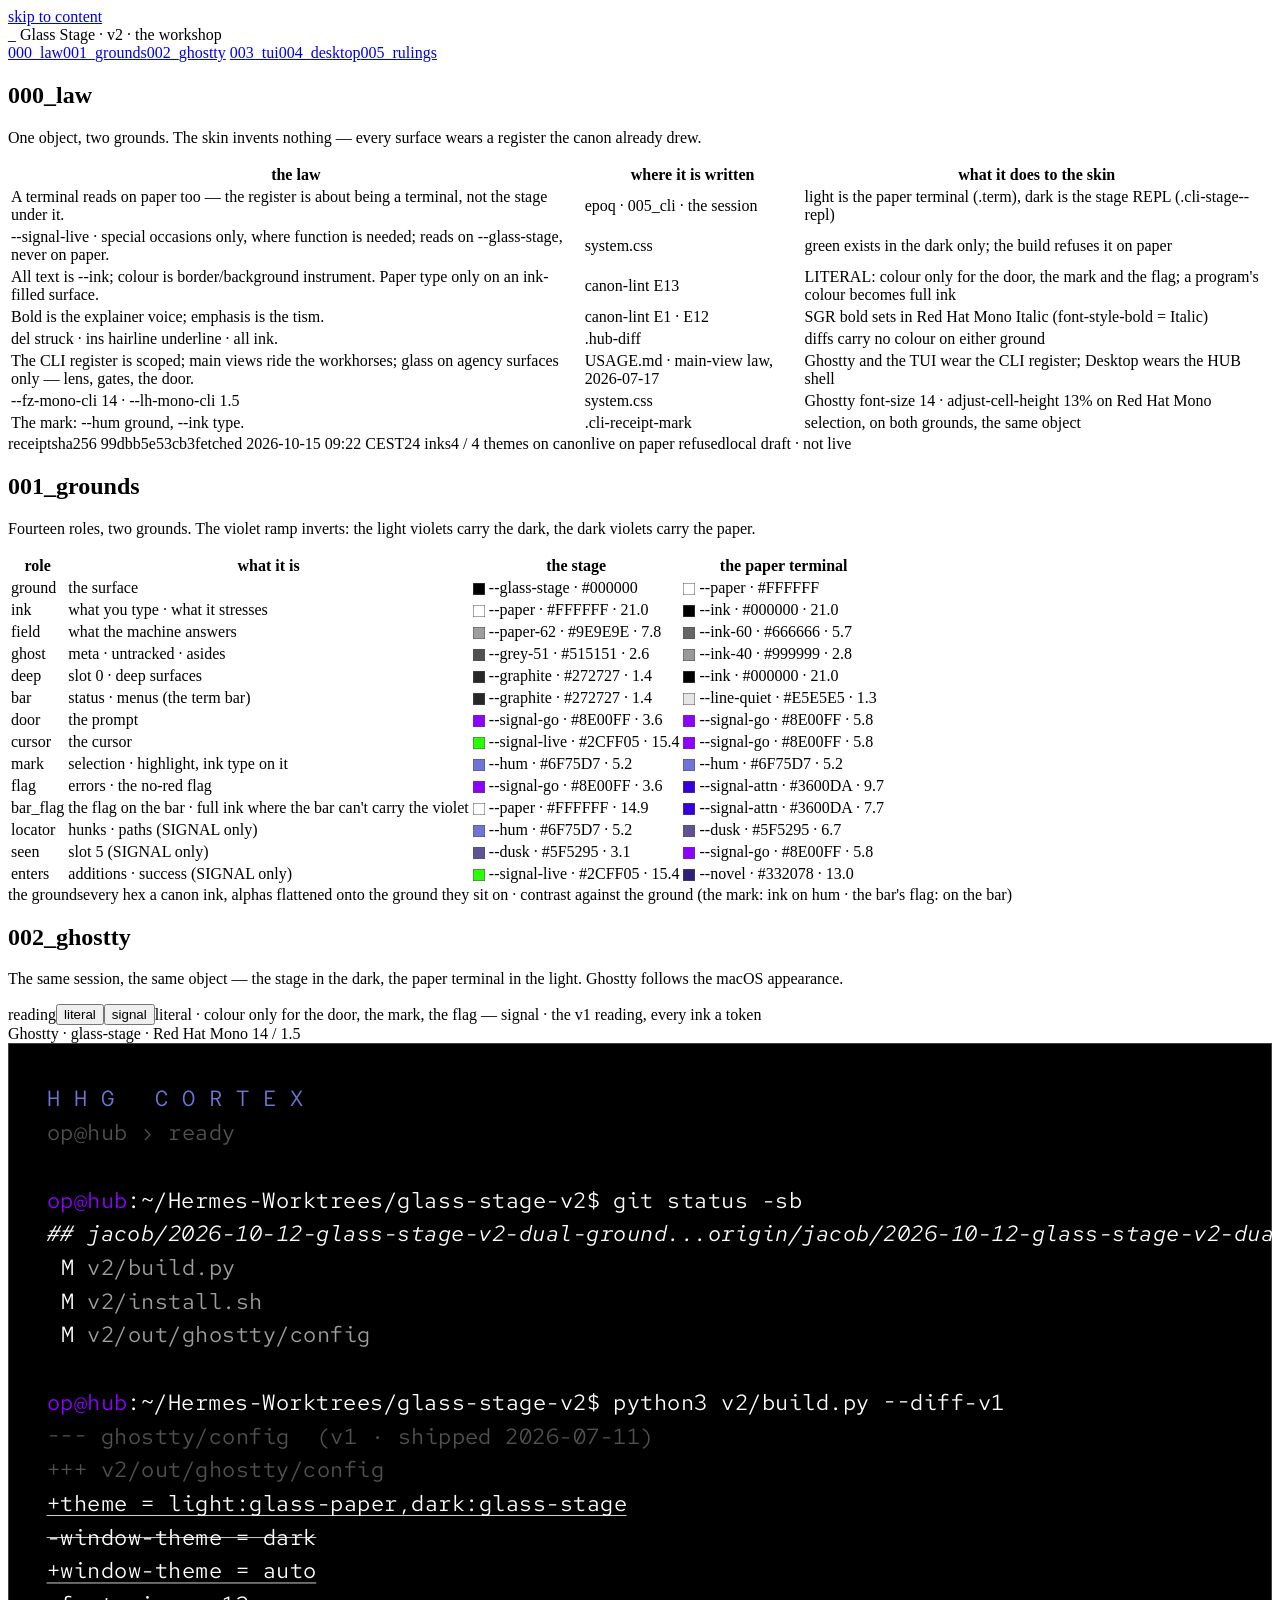
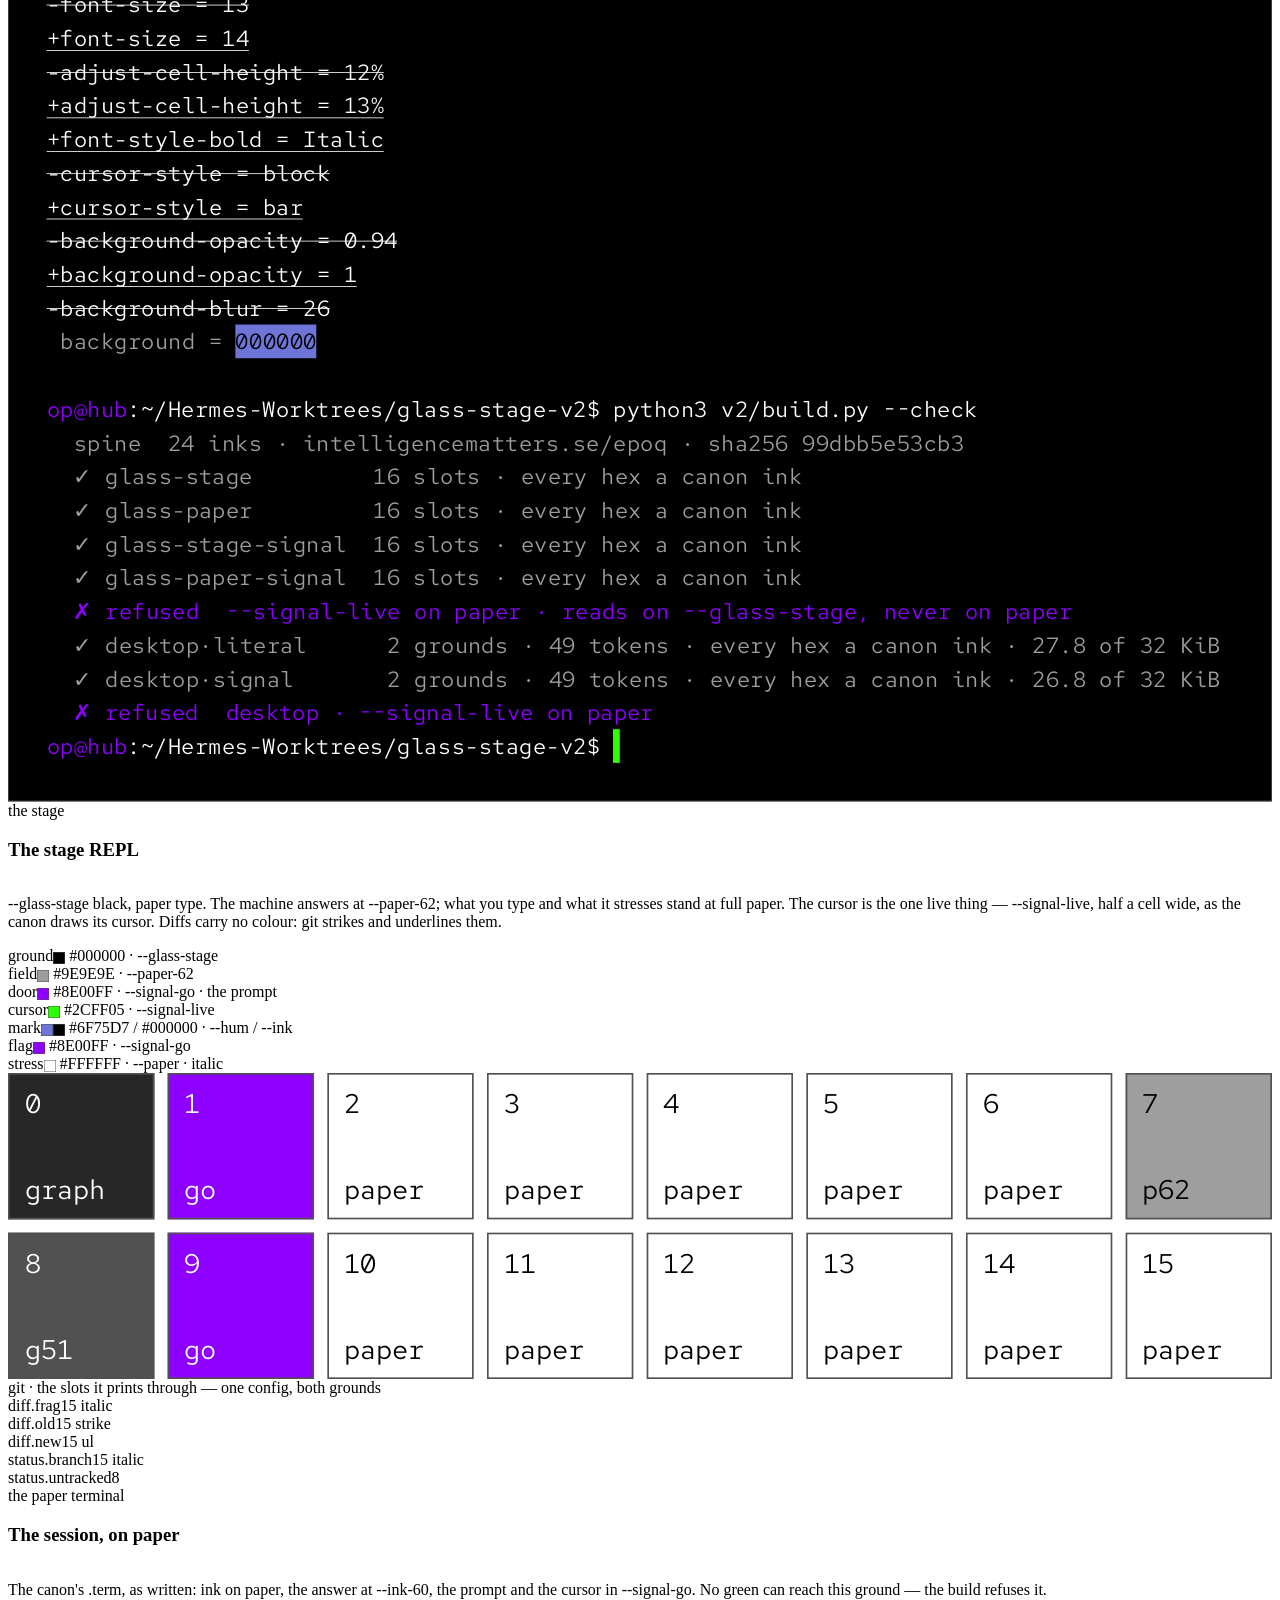
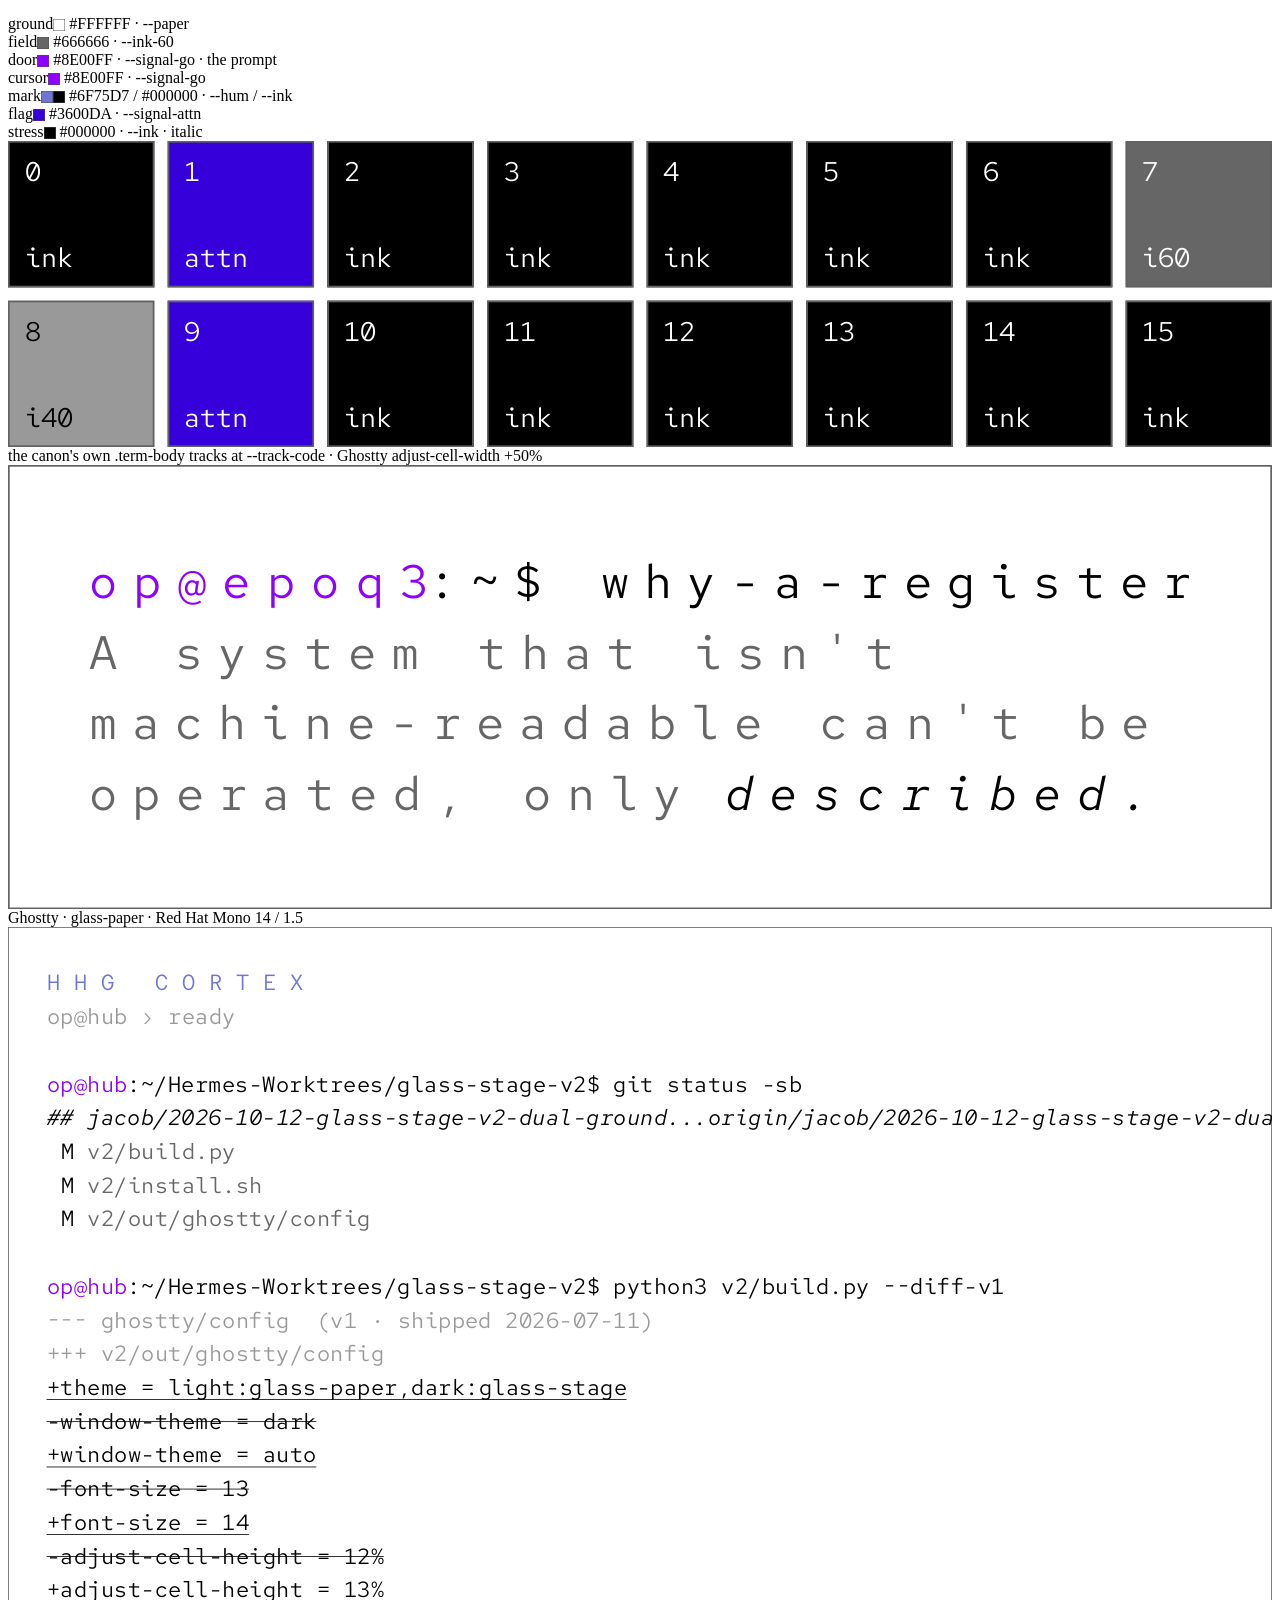
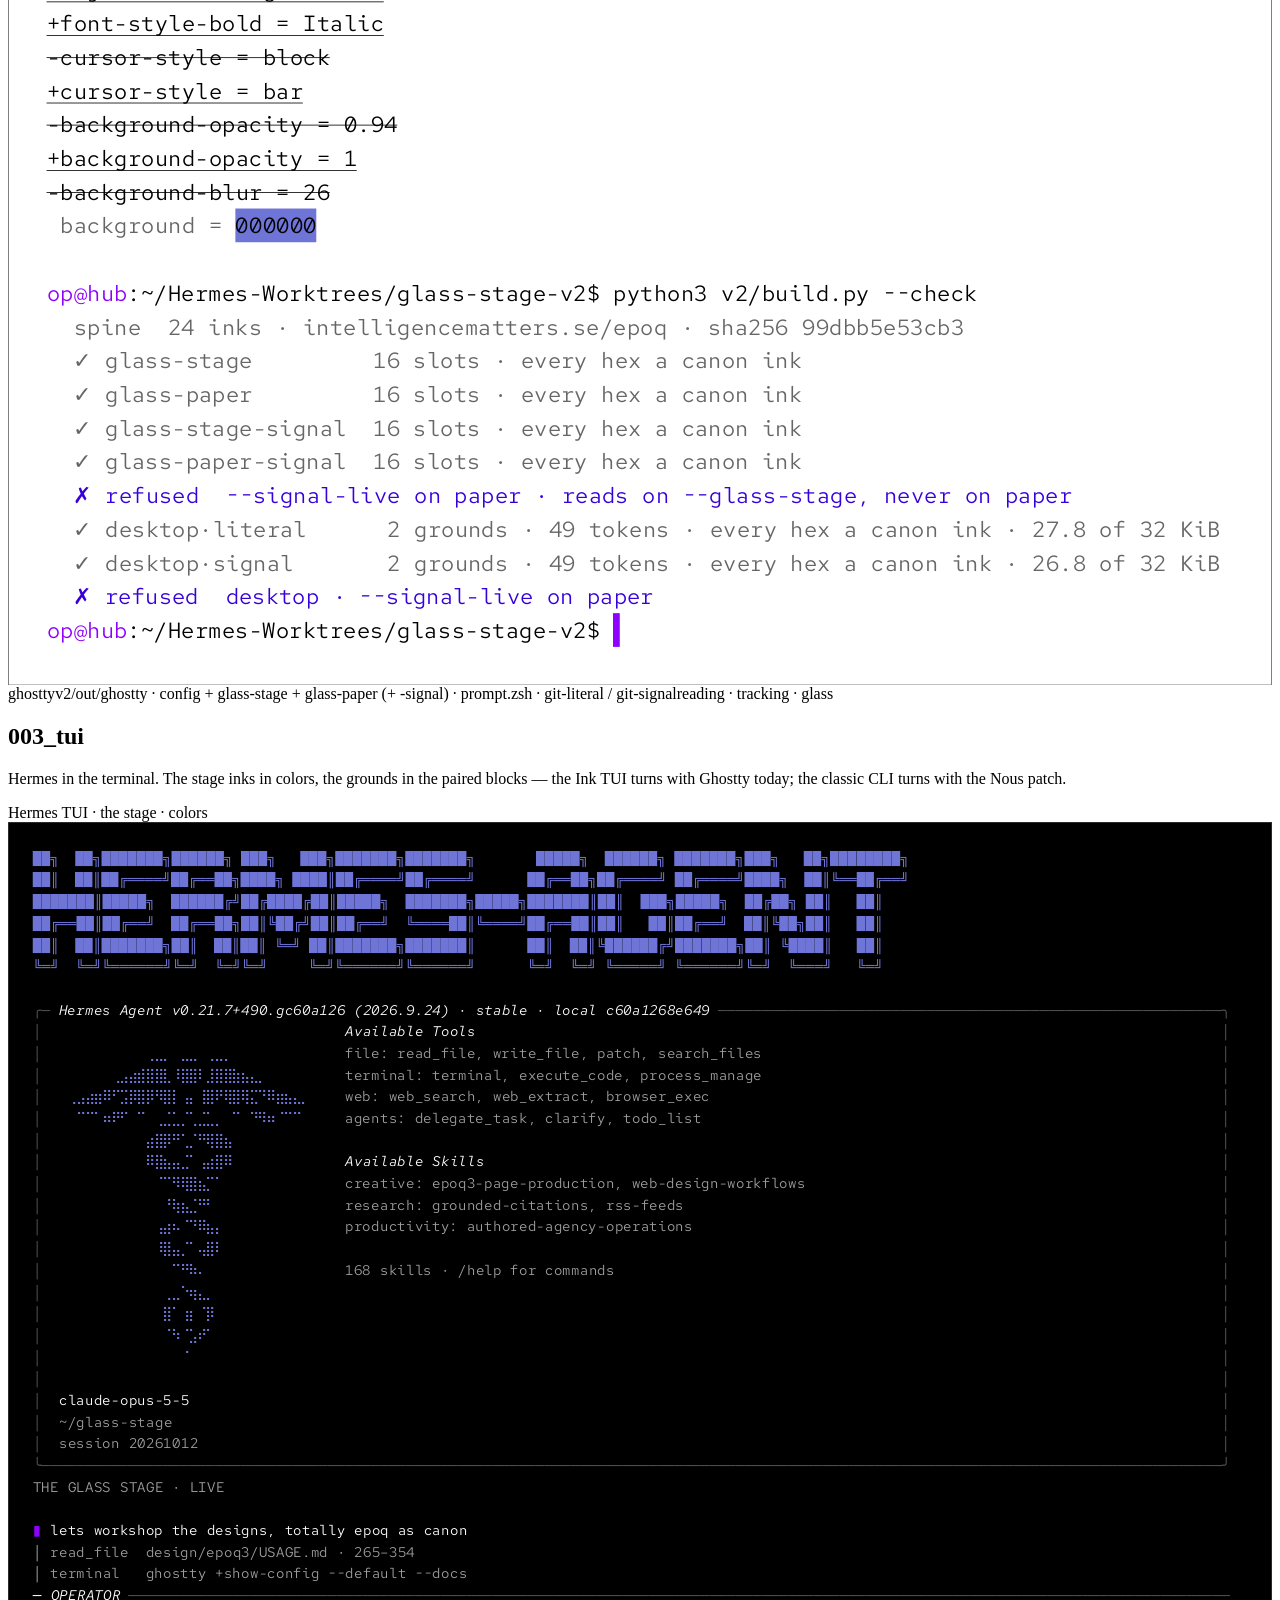
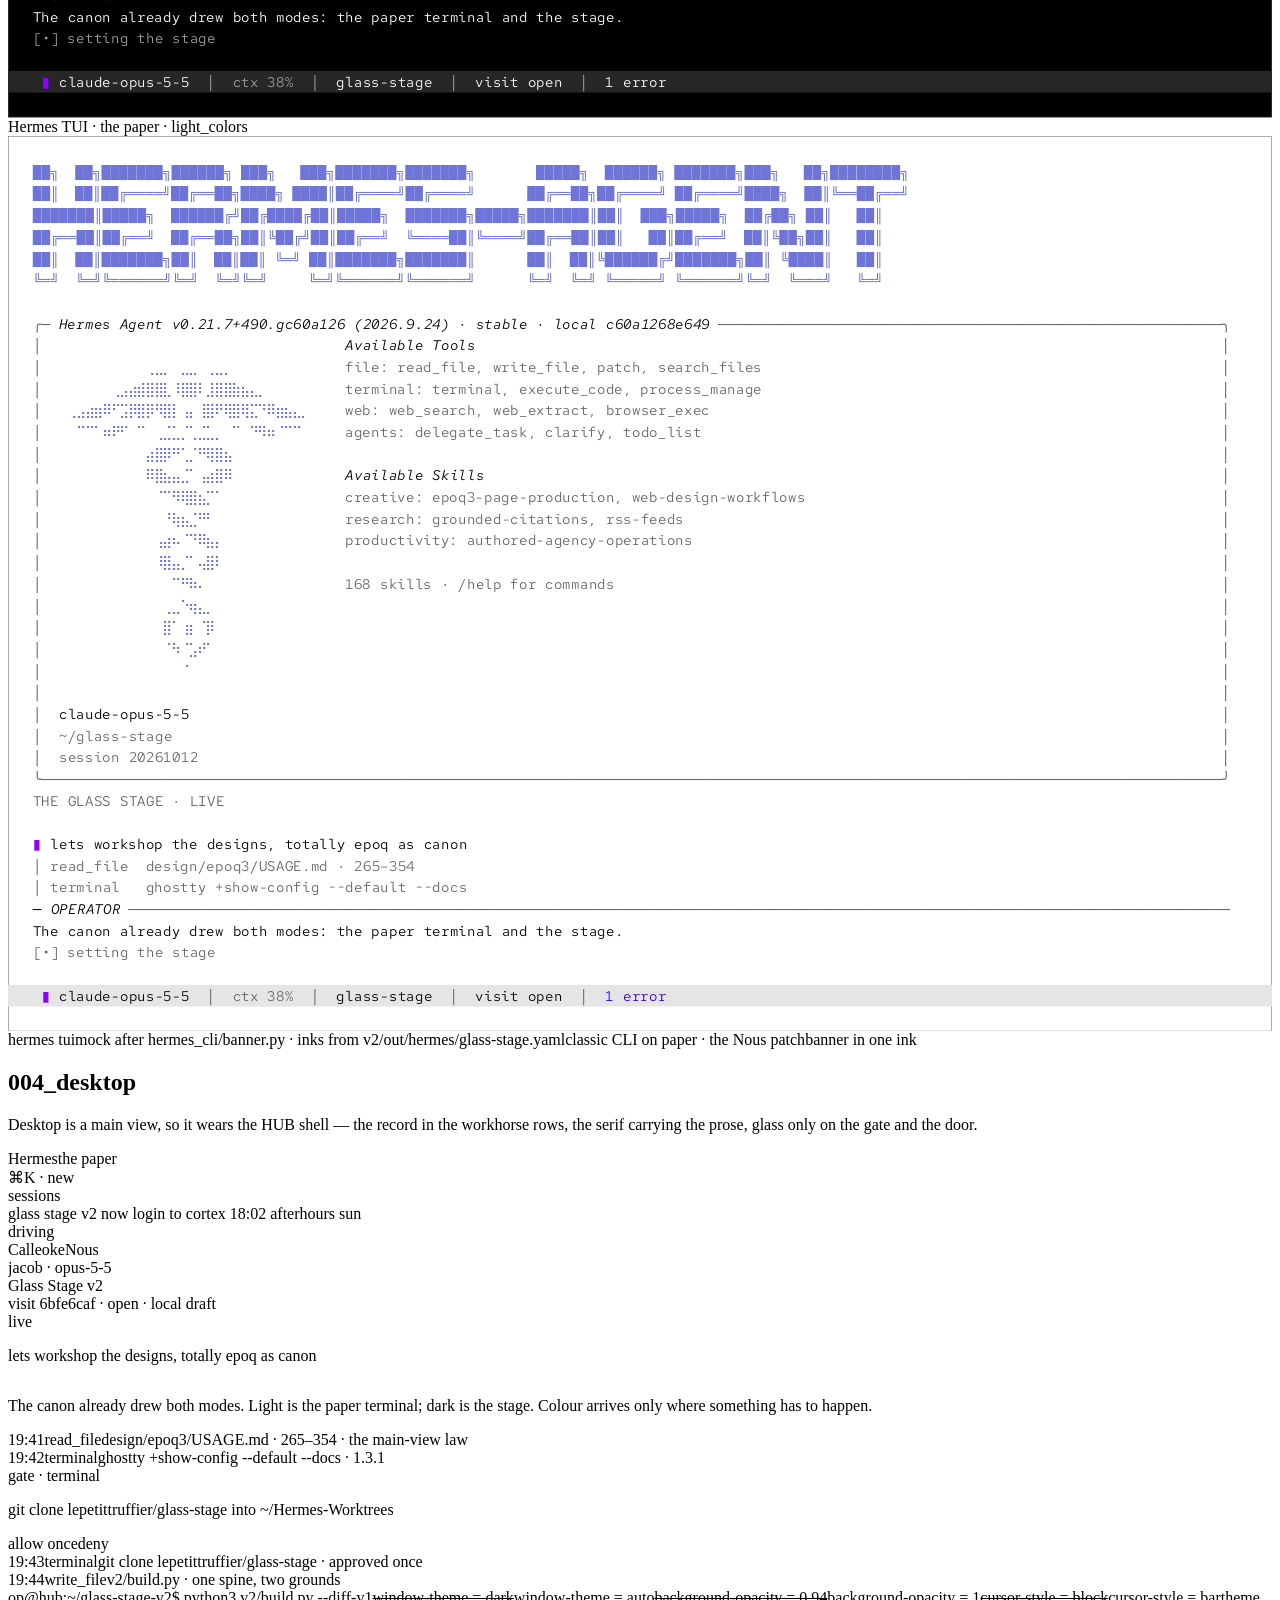
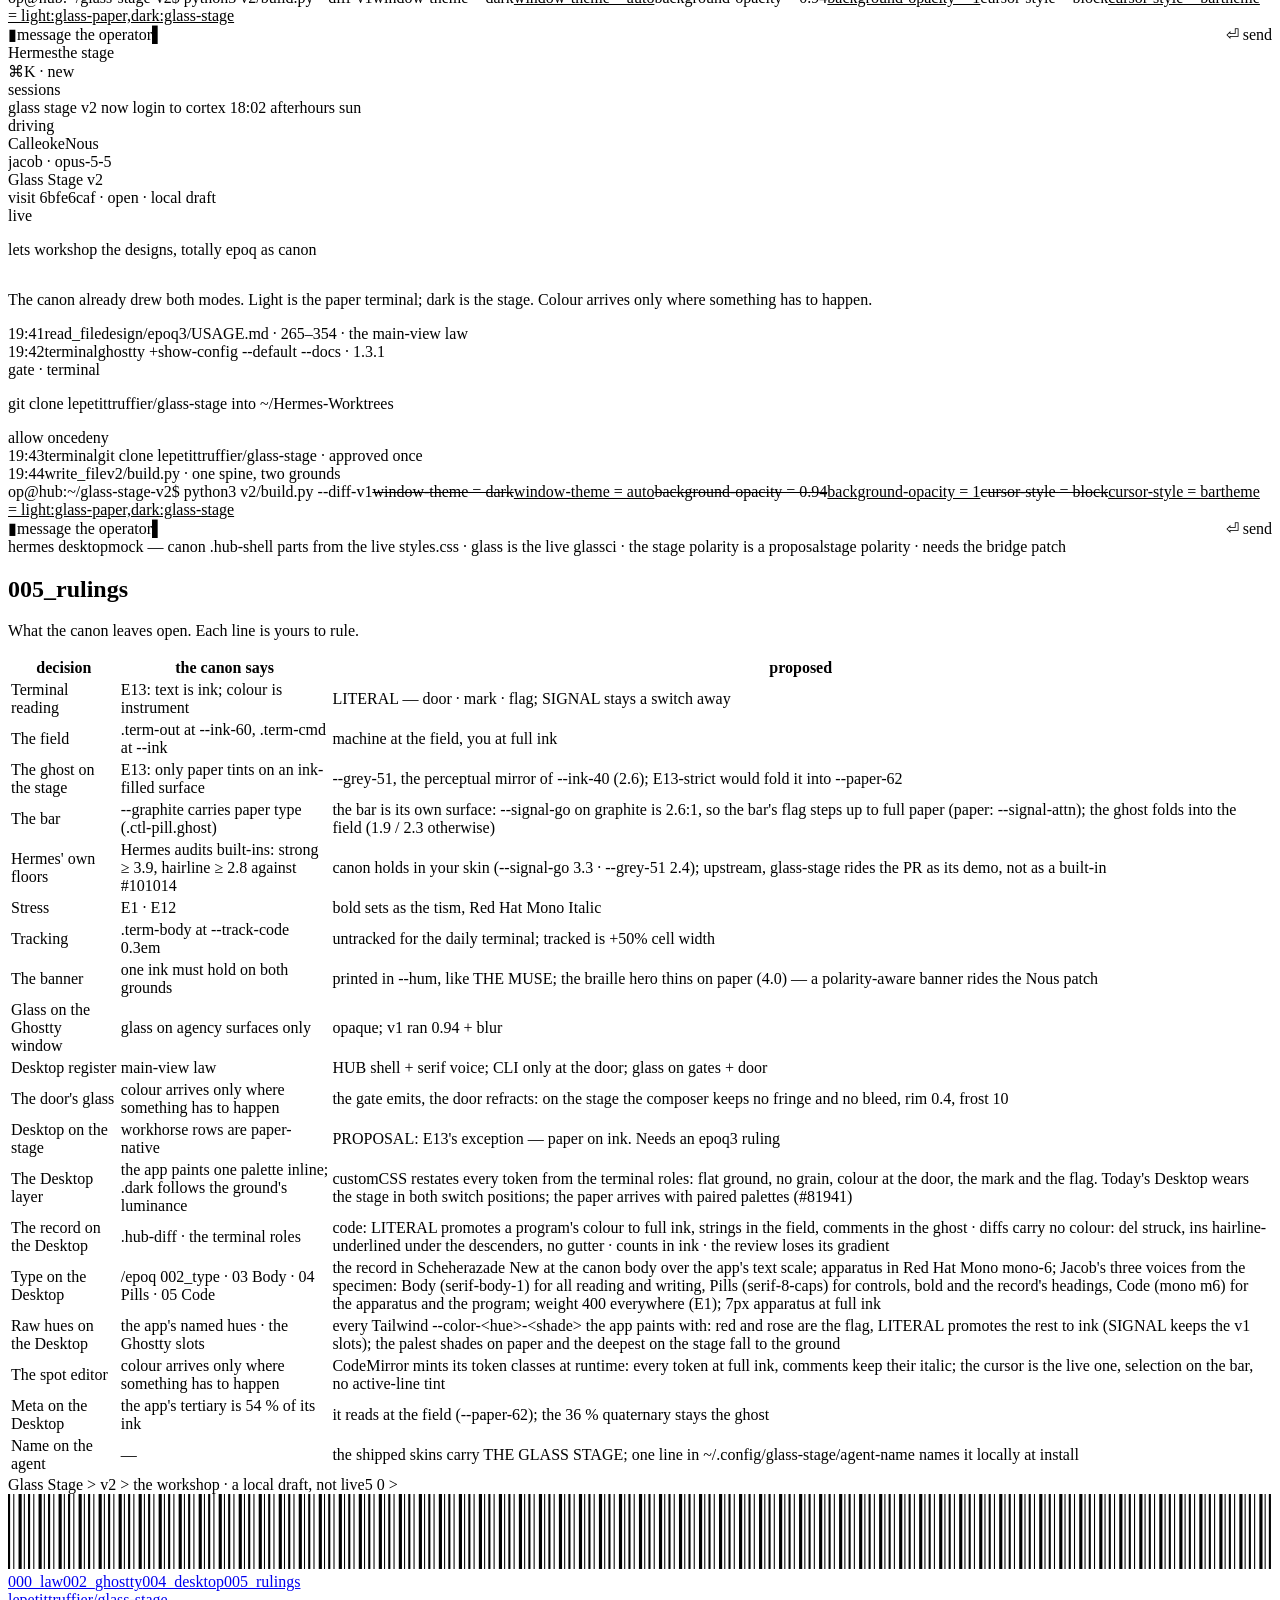
<file: v2/out/workshop/index.html>
<!doctype html>
<html lang="en">
<head>
<meta charset="utf-8">
<meta name="viewport" content="width=device-width, initial-scale=1">
<title>Glass Stage v2 — the workshop</title>
<link rel="preconnect" href="https://fonts.googleapis.com">
<link rel="preconnect" href="https://fonts.gstatic.com" crossorigin>
<link href="https://fonts.googleapis.com/css2?family=Red+Hat+Mono:ital,wght@0,400;0,700;1,400&family=Scheherazade+New:wght@400;700&display=swap" rel="stylesheet">
<link rel="stylesheet" href="https://www.intelligencematters.se/epoq/styles.css?v=46191b09">
<link rel="stylesheet" href="https://www.intelligencematters.se/epoq/glassci.css?v=46191b09">
<style>
/* GLASS STAGE v2 · workshop — page-local parts only; every value reads the live spine. */
.ws-term { display: block; width: 100%; height: auto; }
.ws-switch { display: flex; gap: var(--s-1); flex-wrap: wrap; align-items: center; }
body[data-variant="literal"] .ws-v-signal, body[data-variant="signal"] .ws-v-literal { display: none; }
.ws-stack { display: flex; flex-direction: column; gap: var(--s-2); }
.ws-tok { white-space: nowrap; }
.ws-sw { vertical-align: middle; }
.ws-door .ws-send { margin-left: auto; }
.ws-desk .station { margin-top: 0; }
.ws-desk .hub-shell { min-height: var(--stage); }
/* A desktop mock keeps its desktop width; below it the tile scrolls, as the canon's own rails do. */
.ws-desk { overflow-x: auto; }
.ws-desk .hub-shell { min-width: var(--col-2); }
.ws-desk .hub-rail { position: static; height: auto; align-self: stretch; }
.ws-desk .hub-body { display: flex; flex-direction: column; gap: var(--s-2); }
.ws-glass { padding: var(--s-2) var(--s-3); display: flex; flex-direction: column; gap: var(--s-1); }
.ws-door { margin-top: calc(-1 * var(--s-5)); margin-inline: var(--s-3); flex-direction: row; align-items: baseline; font-family: var(--font-mono); font-size: var(--fz-mono-cli); line-height: var(--lh-mono-cli); } /* canon-lint:allow: E9 — the door is the CLI register, sized as .term-body at --fz-mono-cli */
.ws-glass, .ws-glass .serif-body-1, .ws-glass .mono, .ws-glass .ctl-pill { color: var(--paper); } /* canon-lint:allow: E13 — paper type on black glass, an ink-filled surface (the rule's own exception) */
.ws-glass .ws-ph { color: var(--paper-62); } /* canon-lint:allow: E13 — paper tint on black glass, an ink-filled surface */
.ws-desk[data-ground="paper"] .ws-door .cli-cursor { color: var(--signal-go); } /* canon-lint:allow: E13 — the door, as .term .cli-cursor */
.ws-desk[data-ground="stage"] .ws-door .cli-cursor { color: var(--signal-live); } /* canon-lint:allow: E13 — the door, as #cli .cli-stage--repl .cli-cursor */
/* PROPOSAL — the workhorse tier on the stage. The canon's 200/300 rows are paper-native; on the
   stage they take E13's own exception (paper on an ink-filled surface), hairlines sink to --grey-51,
   and the receipt is the canon .term with its own knobs re-pointed — one object, the ground swapped. */
.ws-desk[data-ground="stage"] { background: var(--glass-stage); }
.ws-desk[data-ground="stage"] .hub-shell *:not(.cli-prompt-glyph):not(.cli-cursor):not(.ws-ph):not(.pr) { color: var(--paper); } /* canon-lint:allow: E13 — paper type on the ink-filled stage, the rule's own exception */
.ws-desk[data-ground="stage"] .hub-rail { border-right-color: var(--grey-51); }
.ws-desk[data-ground="stage"] .hub-rail-foot { border-top-color: var(--grey-51); }
.ws-desk[data-ground="stage"] .hub-cmd-btn { border-color: var(--paper-62); }
.ws-desk[data-ground="stage"] .hub-view.active { border-left-color: var(--paper); }
.ws-desk[data-ground="stage"] .hub-topbar { background: var(--glass-stage); border-bottom-color: var(--grey-51); }
.ws-desk[data-ground="stage"] .hub-activity { border-bottom-color: var(--grey-51); }
.ws-desk[data-ground="stage"] .hub-note { border-left-color: var(--paper); }
.ws-desk[data-ground="stage"] .station { border-color: var(--grey-51); }
.ws-desk[data-ground="stage"] .term { --t-bg: var(--glass-stage); --t-bar: var(--graphite); --t-ink: var(--paper); --t-ink70: var(--paper-62); --t-ink40: var(--grey-51); --t-line: var(--grey-51); }
</style>
</head>
<body data-variant="literal">
<a class="skip-link mono m6" href="#main">skip to content</a>
<div class="stage">
<div class="canvas" id="canvas">
<div class="frame epoq-container">

<header class="epoq-header">
 <div class="masthead"><span class="mono m6 brand"><span class="cursor">_</span> Glass Stage · v2 · the workshop</span></div>
 <div class="nav-block">
  <nav class="index index-main mono m6" aria-label="workshop">
   <a href="#law">000_law</a><a href="#grounds">001_grounds</a><a href="#ghostty">002_ghostty</a>
   <a href="#tui">003_tui</a><a href="#desktop">004_desktop</a><a href="#rulings">005_rulings</a>
  </nav>
 </div>
</header>

<main id="main">

<section id="law" class="epoq-section" data-density="tight">
 <div class="section-mark">
  <h2 class="serif-page-title">000_law</h2>
  <p class="sec-tagline serif-8-caps">One object, two grounds. The skin invents nothing — every surface wears a register the canon already drew.</p>
 </div>
 <div class="gridrow">
  <div class="container-tile u-full"><div class="m-stage">
   <table><thead><tr><th>the law</th><th>where it is written</th><th>what it does to the skin</th></tr></thead><tbody><tr><td>A terminal reads on paper too — the register is about being a terminal, not the stage under it.</td><td>epoq · 005_cli · the session</td><td>light is the paper terminal (.term), dark is the stage REPL (.cli-stage--repl)</td></tr><tr><td>--signal-live · special occasions only, where function is needed; reads on --glass-stage, never on paper.</td><td>system.css</td><td>green exists in the dark only; the build refuses it on paper</td></tr><tr><td>All text is --ink; colour is border/background instrument. Paper type only on an ink-filled surface.</td><td>canon-lint E13</td><td>LITERAL: colour only for the door, the mark and the flag; a program&#x27;s colour becomes full ink</td></tr><tr><td>Bold is the explainer voice; emphasis is the tism.</td><td>canon-lint E1 · E12</td><td>SGR bold sets in Red Hat Mono Italic (font-style-bold = Italic)</td></tr><tr><td>del struck · ins hairline underline · all ink.</td><td>.hub-diff</td><td>diffs carry no colour on either ground</td></tr><tr><td>The CLI register is scoped; main views ride the workhorses; glass on agency surfaces only — lens, gates, the door.</td><td>USAGE.md · main-view law, 2026-07-17</td><td>Ghostty and the TUI wear the CLI register; Desktop wears the HUB shell</td></tr><tr><td>--fz-mono-cli 14 · --lh-mono-cli 1.5</td><td>system.css</td><td>Ghostty font-size 14 · adjust-cell-height 13% on Red Hat Mono</td></tr><tr><td>The mark: --hum ground, --ink type.</td><td>.cli-receipt-mark</td><td>selection, on both grounds, the same object</td></tr></tbody></table>
  </div></div>
 </div>
 <div class="gridrow"><div class="container-tile u-full"><div class="spec-rail mono m6"><span class="family">receipt</span><span>sha256 99dbb5e53cb3</span><span>fetched 2026-10-15 09:22 CEST</span><span>24 inks</span><span>4 / 4 themes on canon</span><span>live on paper refused</span><span>local draft · not live</span></div></div></div>
</section>

<section id="grounds" class="epoq-section" data-density="tight">
 <div class="section-mark">
  <h2 class="serif-page-title">001_grounds</h2>
  <p class="sec-tagline serif-8-caps">Fourteen roles, two grounds. The violet ramp inverts: the light violets carry the dark, the dark violets carry the paper.</p>
 </div>
 <div class="gridrow"><div class="container-tile u-full"><div class="m-stage"><table><thead><tr><th>role</th><th>what it is</th><th>the stage</th><th>the paper terminal</th></tr></thead><tbody><tr><td class="mono m6">ground</td><td>the surface</td><td><svg class="ws-sw" width="12" height="12" viewBox="0 0 12 12" aria-hidden="true"><rect width="12" height="12" fill="#000000"/><rect x="0.25" y="0.25" width="11.5" height="11.5" fill="none" stroke="#515151" stroke-width="0.5"/></svg> <span class="mono m6">--glass-stage · #000000</span></td><td><svg class="ws-sw" width="12" height="12" viewBox="0 0 12 12" aria-hidden="true"><rect width="12" height="12" fill="#FFFFFF"/><rect x="0.25" y="0.25" width="11.5" height="11.5" fill="none" stroke="#515151" stroke-width="0.5"/></svg> <span class="mono m6">--paper · #FFFFFF</span></td></tr><tr><td class="mono m6">ink</td><td>what you type · what it stresses</td><td><svg class="ws-sw" width="12" height="12" viewBox="0 0 12 12" aria-hidden="true"><rect width="12" height="12" fill="#FFFFFF"/><rect x="0.25" y="0.25" width="11.5" height="11.5" fill="none" stroke="#515151" stroke-width="0.5"/></svg> <span class="mono m6">--paper · #FFFFFF · 21.0</span></td><td><svg class="ws-sw" width="12" height="12" viewBox="0 0 12 12" aria-hidden="true"><rect width="12" height="12" fill="#000000"/><rect x="0.25" y="0.25" width="11.5" height="11.5" fill="none" stroke="#515151" stroke-width="0.5"/></svg> <span class="mono m6">--ink · #000000 · 21.0</span></td></tr><tr><td class="mono m6">field</td><td>what the machine answers</td><td><svg class="ws-sw" width="12" height="12" viewBox="0 0 12 12" aria-hidden="true"><rect width="12" height="12" fill="#9E9E9E"/><rect x="0.25" y="0.25" width="11.5" height="11.5" fill="none" stroke="#515151" stroke-width="0.5"/></svg> <span class="mono m6">--paper-62 · #9E9E9E · 7.8</span></td><td><svg class="ws-sw" width="12" height="12" viewBox="0 0 12 12" aria-hidden="true"><rect width="12" height="12" fill="#666666"/><rect x="0.25" y="0.25" width="11.5" height="11.5" fill="none" stroke="#515151" stroke-width="0.5"/></svg> <span class="mono m6">--ink-60 · #666666 · 5.7</span></td></tr><tr><td class="mono m6">ghost</td><td>meta · untracked · asides</td><td><svg class="ws-sw" width="12" height="12" viewBox="0 0 12 12" aria-hidden="true"><rect width="12" height="12" fill="#515151"/><rect x="0.25" y="0.25" width="11.5" height="11.5" fill="none" stroke="#515151" stroke-width="0.5"/></svg> <span class="mono m6">--grey-51 · #515151 · 2.6</span></td><td><svg class="ws-sw" width="12" height="12" viewBox="0 0 12 12" aria-hidden="true"><rect width="12" height="12" fill="#999999"/><rect x="0.25" y="0.25" width="11.5" height="11.5" fill="none" stroke="#515151" stroke-width="0.5"/></svg> <span class="mono m6">--ink-40 · #999999 · 2.8</span></td></tr><tr><td class="mono m6">deep</td><td>slot 0 · deep surfaces</td><td><svg class="ws-sw" width="12" height="12" viewBox="0 0 12 12" aria-hidden="true"><rect width="12" height="12" fill="#272727"/><rect x="0.25" y="0.25" width="11.5" height="11.5" fill="none" stroke="#515151" stroke-width="0.5"/></svg> <span class="mono m6">--graphite · #272727 · 1.4</span></td><td><svg class="ws-sw" width="12" height="12" viewBox="0 0 12 12" aria-hidden="true"><rect width="12" height="12" fill="#000000"/><rect x="0.25" y="0.25" width="11.5" height="11.5" fill="none" stroke="#515151" stroke-width="0.5"/></svg> <span class="mono m6">--ink · #000000 · 21.0</span></td></tr><tr><td class="mono m6">bar</td><td>status · menus (the term bar)</td><td><svg class="ws-sw" width="12" height="12" viewBox="0 0 12 12" aria-hidden="true"><rect width="12" height="12" fill="#272727"/><rect x="0.25" y="0.25" width="11.5" height="11.5" fill="none" stroke="#515151" stroke-width="0.5"/></svg> <span class="mono m6">--graphite · #272727 · 1.4</span></td><td><svg class="ws-sw" width="12" height="12" viewBox="0 0 12 12" aria-hidden="true"><rect width="12" height="12" fill="#E5E5E5"/><rect x="0.25" y="0.25" width="11.5" height="11.5" fill="none" stroke="#515151" stroke-width="0.5"/></svg> <span class="mono m6">--line-quiet · #E5E5E5 · 1.3</span></td></tr><tr><td class="mono m6">door</td><td>the prompt</td><td><svg class="ws-sw" width="12" height="12" viewBox="0 0 12 12" aria-hidden="true"><rect width="12" height="12" fill="#8E00FF"/><rect x="0.25" y="0.25" width="11.5" height="11.5" fill="none" stroke="#515151" stroke-width="0.5"/></svg> <span class="mono m6">--signal-go · #8E00FF · 3.6</span></td><td><svg class="ws-sw" width="12" height="12" viewBox="0 0 12 12" aria-hidden="true"><rect width="12" height="12" fill="#8E00FF"/><rect x="0.25" y="0.25" width="11.5" height="11.5" fill="none" stroke="#515151" stroke-width="0.5"/></svg> <span class="mono m6">--signal-go · #8E00FF · 5.8</span></td></tr><tr><td class="mono m6">cursor</td><td>the cursor</td><td><svg class="ws-sw" width="12" height="12" viewBox="0 0 12 12" aria-hidden="true"><rect width="12" height="12" fill="#2CFF05"/><rect x="0.25" y="0.25" width="11.5" height="11.5" fill="none" stroke="#515151" stroke-width="0.5"/></svg> <span class="mono m6">--signal-live · #2CFF05 · 15.4</span></td><td><svg class="ws-sw" width="12" height="12" viewBox="0 0 12 12" aria-hidden="true"><rect width="12" height="12" fill="#8E00FF"/><rect x="0.25" y="0.25" width="11.5" height="11.5" fill="none" stroke="#515151" stroke-width="0.5"/></svg> <span class="mono m6">--signal-go · #8E00FF · 5.8</span></td></tr><tr><td class="mono m6">mark</td><td>selection · highlight, ink type on it</td><td><svg class="ws-sw" width="12" height="12" viewBox="0 0 12 12" aria-hidden="true"><rect width="12" height="12" fill="#6F75D7"/><rect x="0.25" y="0.25" width="11.5" height="11.5" fill="none" stroke="#515151" stroke-width="0.5"/></svg> <span class="mono m6">--hum · #6F75D7 · 5.2</span></td><td><svg class="ws-sw" width="12" height="12" viewBox="0 0 12 12" aria-hidden="true"><rect width="12" height="12" fill="#6F75D7"/><rect x="0.25" y="0.25" width="11.5" height="11.5" fill="none" stroke="#515151" stroke-width="0.5"/></svg> <span class="mono m6">--hum · #6F75D7 · 5.2</span></td></tr><tr><td class="mono m6">flag</td><td>errors · the no-red flag</td><td><svg class="ws-sw" width="12" height="12" viewBox="0 0 12 12" aria-hidden="true"><rect width="12" height="12" fill="#8E00FF"/><rect x="0.25" y="0.25" width="11.5" height="11.5" fill="none" stroke="#515151" stroke-width="0.5"/></svg> <span class="mono m6">--signal-go · #8E00FF · 3.6</span></td><td><svg class="ws-sw" width="12" height="12" viewBox="0 0 12 12" aria-hidden="true"><rect width="12" height="12" fill="#3600DA"/><rect x="0.25" y="0.25" width="11.5" height="11.5" fill="none" stroke="#515151" stroke-width="0.5"/></svg> <span class="mono m6">--signal-attn · #3600DA · 9.7</span></td></tr><tr><td class="mono m6">bar_flag</td><td>the flag on the bar · full ink where the bar can&#x27;t carry the violet</td><td><svg class="ws-sw" width="12" height="12" viewBox="0 0 12 12" aria-hidden="true"><rect width="12" height="12" fill="#FFFFFF"/><rect x="0.25" y="0.25" width="11.5" height="11.5" fill="none" stroke="#515151" stroke-width="0.5"/></svg> <span class="mono m6">--paper · #FFFFFF · 14.9</span></td><td><svg class="ws-sw" width="12" height="12" viewBox="0 0 12 12" aria-hidden="true"><rect width="12" height="12" fill="#3600DA"/><rect x="0.25" y="0.25" width="11.5" height="11.5" fill="none" stroke="#515151" stroke-width="0.5"/></svg> <span class="mono m6">--signal-attn · #3600DA · 7.7</span></td></tr><tr><td class="mono m6">locator</td><td>hunks · paths (SIGNAL only)</td><td><svg class="ws-sw" width="12" height="12" viewBox="0 0 12 12" aria-hidden="true"><rect width="12" height="12" fill="#6F75D7"/><rect x="0.25" y="0.25" width="11.5" height="11.5" fill="none" stroke="#515151" stroke-width="0.5"/></svg> <span class="mono m6">--hum · #6F75D7 · 5.2</span></td><td><svg class="ws-sw" width="12" height="12" viewBox="0 0 12 12" aria-hidden="true"><rect width="12" height="12" fill="#5F5295"/><rect x="0.25" y="0.25" width="11.5" height="11.5" fill="none" stroke="#515151" stroke-width="0.5"/></svg> <span class="mono m6">--dusk · #5F5295 · 6.7</span></td></tr><tr><td class="mono m6">seen</td><td>slot 5 (SIGNAL only)</td><td><svg class="ws-sw" width="12" height="12" viewBox="0 0 12 12" aria-hidden="true"><rect width="12" height="12" fill="#5F5295"/><rect x="0.25" y="0.25" width="11.5" height="11.5" fill="none" stroke="#515151" stroke-width="0.5"/></svg> <span class="mono m6">--dusk · #5F5295 · 3.1</span></td><td><svg class="ws-sw" width="12" height="12" viewBox="0 0 12 12" aria-hidden="true"><rect width="12" height="12" fill="#8E00FF"/><rect x="0.25" y="0.25" width="11.5" height="11.5" fill="none" stroke="#515151" stroke-width="0.5"/></svg> <span class="mono m6">--signal-go · #8E00FF · 5.8</span></td></tr><tr><td class="mono m6">enters</td><td>additions · success (SIGNAL only)</td><td><svg class="ws-sw" width="12" height="12" viewBox="0 0 12 12" aria-hidden="true"><rect width="12" height="12" fill="#2CFF05"/><rect x="0.25" y="0.25" width="11.5" height="11.5" fill="none" stroke="#515151" stroke-width="0.5"/></svg> <span class="mono m6">--signal-live · #2CFF05 · 15.4</span></td><td><svg class="ws-sw" width="12" height="12" viewBox="0 0 12 12" aria-hidden="true"><rect width="12" height="12" fill="#332078"/><rect x="0.25" y="0.25" width="11.5" height="11.5" fill="none" stroke="#515151" stroke-width="0.5"/></svg> <span class="mono m6">--novel · #332078 · 13.0</span></td></tr></tbody></table></div></div></div>
 <div class="gridrow"><div class="container-tile u-full"><div class="spec-rail mono m6"><span class="family">the grounds</span><span>every hex a canon ink, alphas flattened onto the ground they sit on · contrast against the ground (the mark: ink on hum · the bar's flag: on the bar)</span></div></div></div>
</section>

<section id="ghostty" class="epoq-section" data-density="tight">
 <div class="section-mark">
  <h2 class="serif-page-title">002_ghostty</h2>
  <p class="sec-tagline serif-8-caps">The same session, the same object — the stage in the dark, the paper terminal in the light. Ghostty follows the macOS appearance.</p>
  <div class="ws-switch"><span class="mono m6">reading</span><button type="button" class="ctl-pill on mono m6" data-set-variant="literal" aria-pressed="true">literal</button><button type="button" class="ctl-pill mono m6" data-set-variant="signal" aria-pressed="false">signal</button><span class="mono m6">literal · colour only for the door, the mark, the flag — signal · the v1 reading, every ink a token</span></div>
 </div>
 <div class="gridrow">
  <div class="container-tile u-major"><div class="m-stage"><span class="mono m6 ann">Ghostty · glass-stage · Red Hat Mono 14 / 1.5</span><div class="ws-v-literal"><svg class="ws-term" viewBox="0 0 787.2 846.0" role="img" aria-label="Ghostty, glass-stage — a session rendered on the cell grid" xmlns="http://www.w3.org/2000/svg" font-family="Red Hat Mono, ui-monospace, monospace" font-size="14" xml:space="preserve"><rect width="787.2" height="846.0" fill="#000000"/><rect x="0.25" y="0.25" width="786.7" height="845.5" fill="none" stroke="#515151" stroke-width="0.5"/><text x="24.00" y="39.49" fill="#6F75D7" textLength="159.60" lengthAdjust="spacing">H H G   C O R T E X</text><text x="24.00" y="60.49" fill="#515151" textLength="117.60" lengthAdjust="spacing">op@hub › ready</text><text x="24.00" y="102.49" fill="#8E00FF" textLength="50.40" lengthAdjust="spacing">op@hub</text><text x="74.40" y="102.49" fill="#FFFFFF" textLength="302.40" lengthAdjust="spacing">:~/Hermes-Worktrees/glass-stage-v2$ </text><text x="376.80" y="102.49" fill="#FFFFFF" textLength="117.60" lengthAdjust="spacing">git status -sb</text><text x="24.00" y="123.49" fill="#FFFFFF" textLength="831.60" lengthAdjust="spacing" font-style="italic">## jacob/2026-10-12-glass-stage-v2-dual-ground...origin/jacob/2026-10-12-glass-stage-v2-dual-ground</text><text x="24.00" y="144.49" fill="#FFFFFF" textLength="16.80" lengthAdjust="spacing"> M</text><text x="40.80" y="144.49" fill="#9E9E9E" textLength="100.80" lengthAdjust="spacing"> v2/build.py</text><text x="24.00" y="165.49" fill="#FFFFFF" textLength="16.80" lengthAdjust="spacing"> M</text><text x="40.80" y="165.49" fill="#9E9E9E" textLength="117.60" lengthAdjust="spacing"> v2/install.sh</text><text x="24.00" y="186.49" fill="#FFFFFF" textLength="16.80" lengthAdjust="spacing"> M</text><text x="40.80" y="186.49" fill="#9E9E9E" textLength="184.80" lengthAdjust="spacing"> v2/out/ghostty/config</text><text x="24.00" y="228.49" fill="#8E00FF" textLength="50.40" lengthAdjust="spacing">op@hub</text><text x="74.40" y="228.49" fill="#FFFFFF" textLength="302.40" lengthAdjust="spacing">:~/Hermes-Worktrees/glass-stage-v2$ </text><text x="376.80" y="228.49" fill="#FFFFFF" textLength="243.60" lengthAdjust="spacing">python3 v2/build.py --diff-v1</text><text x="24.00" y="249.49" fill="#515151" textLength="378.00" lengthAdjust="spacing">--- ghostty/config  (v1 · shipped 2026-07-11)</text><text x="24.00" y="270.49" fill="#515151" textLength="210.00" lengthAdjust="spacing">+++ v2/out/ghostty/config</text><text x="24.00" y="291.49" fill="#FFFFFF" textLength="361.20" lengthAdjust="spacing">+theme = light:glass-paper,dark:glass-stage</text><rect x="24.00" y="294.04" width="361.20" height="0.5" fill="#FFFFFF"/><text x="24.00" y="312.49" fill="#FFFFFF" textLength="168.00" lengthAdjust="spacing">-window-theme = dark</text><rect x="24.00" y="307.80" width="168.00" height="0.5" fill="#FFFFFF"/><text x="24.00" y="333.49" fill="#FFFFFF" textLength="168.00" lengthAdjust="spacing">+window-theme = auto</text><rect x="24.00" y="336.04" width="168.00" height="0.5" fill="#FFFFFF"/><text x="24.00" y="354.49" fill="#FFFFFF" textLength="126.00" lengthAdjust="spacing">-font-size = 13</text><rect x="24.00" y="349.80" width="126.00" height="0.5" fill="#FFFFFF"/><text x="24.00" y="375.49" fill="#FFFFFF" textLength="126.00" lengthAdjust="spacing">+font-size = 14</text><rect x="24.00" y="378.04" width="126.00" height="0.5" fill="#FFFFFF"/><text x="24.00" y="396.49" fill="#FFFFFF" textLength="210.00" lengthAdjust="spacing">-adjust-cell-height = 12%</text><rect x="24.00" y="391.80" width="210.00" height="0.5" fill="#FFFFFF"/><text x="24.00" y="417.49" fill="#FFFFFF" textLength="210.00" lengthAdjust="spacing">+adjust-cell-height = 13%</text><rect x="24.00" y="420.04" width="210.00" height="0.5" fill="#FFFFFF"/><text x="24.00" y="438.49" fill="#FFFFFF" textLength="210.00" lengthAdjust="spacing">+font-style-bold = Italic</text><rect x="24.00" y="441.04" width="210.00" height="0.5" fill="#FFFFFF"/><text x="24.00" y="459.49" fill="#FFFFFF" textLength="176.40" lengthAdjust="spacing">-cursor-style = block</text><rect x="24.00" y="454.80" width="176.40" height="0.5" fill="#FFFFFF"/><text x="24.00" y="480.49" fill="#FFFFFF" textLength="159.60" lengthAdjust="spacing">+cursor-style = bar</text><rect x="24.00" y="483.04" width="159.60" height="0.5" fill="#FFFFFF"/><text x="24.00" y="501.49" fill="#FFFFFF" textLength="218.40" lengthAdjust="spacing">-background-opacity = 0.94</text><rect x="24.00" y="496.80" width="218.40" height="0.5" fill="#FFFFFF"/><text x="24.00" y="522.49" fill="#FFFFFF" textLength="193.20" lengthAdjust="spacing">+background-opacity = 1</text><rect x="24.00" y="525.04" width="193.20" height="0.5" fill="#FFFFFF"/><text x="24.00" y="543.49" fill="#FFFFFF" textLength="176.40" lengthAdjust="spacing">-background-blur = 26</text><rect x="24.00" y="538.80" width="176.40" height="0.5" fill="#FFFFFF"/><text x="24.00" y="564.49" fill="#9E9E9E" textLength="117.60" lengthAdjust="spacing"> background = </text><rect x="141.60" y="549.00" width="50.40" height="21.00" fill="#6F75D7"/><text x="141.60" y="564.49" fill="#000000" textLength="50.40" lengthAdjust="spacing">000000</text><text x="24.00" y="606.49" fill="#8E00FF" textLength="50.40" lengthAdjust="spacing">op@hub</text><text x="74.40" y="606.49" fill="#FFFFFF" textLength="302.40" lengthAdjust="spacing">:~/Hermes-Worktrees/glass-stage-v2$ </text><text x="376.80" y="606.49" fill="#FFFFFF" textLength="226.80" lengthAdjust="spacing">python3 v2/build.py --check</text><text x="24.00" y="627.49" fill="#9E9E9E" textLength="571.20" lengthAdjust="spacing">  spine  24 inks · intelligencematters.se/epoq · sha256 99dbb5e53cb3</text><text x="24.00" y="648.49" fill="#9E9E9E" textLength="470.40" lengthAdjust="spacing">  ✓ glass-stage         16 slots · every hex a canon ink</text><text x="24.00" y="669.49" fill="#9E9E9E" textLength="470.40" lengthAdjust="spacing">  ✓ glass-paper         16 slots · every hex a canon ink</text><text x="24.00" y="690.49" fill="#9E9E9E" textLength="470.40" lengthAdjust="spacing">  ✓ glass-stage-signal  16 slots · every hex a canon ink</text><text x="24.00" y="711.49" fill="#9E9E9E" textLength="470.40" lengthAdjust="spacing">  ✓ glass-paper-signal  16 slots · every hex a canon ink</text><text x="24.00" y="732.49" fill="#8E00FF" textLength="638.40" lengthAdjust="spacing">  ✗ refused  --signal-live on paper · reads on --glass-stage, never on paper</text><text x="24.00" y="753.49" fill="#9E9E9E" textLength="730.80" lengthAdjust="spacing">  ✓ desktop·literal      2 grounds · 49 tokens · every hex a canon ink · 27.8 of 32 KiB</text><text x="24.00" y="774.49" fill="#9E9E9E" textLength="730.80" lengthAdjust="spacing">  ✓ desktop·signal       2 grounds · 49 tokens · every hex a canon ink · 26.8 of 32 KiB</text><text x="24.00" y="795.49" fill="#8E00FF" textLength="378.00" lengthAdjust="spacing">  ✗ refused  desktop · --signal-live on paper</text><text x="24.00" y="816.49" fill="#8E00FF" textLength="50.40" lengthAdjust="spacing">op@hub</text><text x="74.40" y="816.49" fill="#FFFFFF" textLength="302.40" lengthAdjust="spacing">:~/Hermes-Worktrees/glass-stage-v2$ </text><rect x="376.80" y="801.00" width="4.20" height="21.00" fill="#2CFF05"/></svg></div><div class="ws-v-signal"><svg class="ws-term" viewBox="0 0 787.2 846.0" role="img" aria-label="Ghostty, glass-stage-signal — a session rendered on the cell grid" xmlns="http://www.w3.org/2000/svg" font-family="Red Hat Mono, ui-monospace, monospace" font-size="14" xml:space="preserve"><rect width="787.2" height="846.0" fill="#000000"/><rect x="0.25" y="0.25" width="786.7" height="845.5" fill="none" stroke="#515151" stroke-width="0.5"/><text x="24.00" y="39.49" fill="#6F75D7" textLength="159.60" lengthAdjust="spacing">H H G   C O R T E X</text><text x="24.00" y="60.49" fill="#515151" textLength="117.60" lengthAdjust="spacing">op@hub › ready</text><text x="24.00" y="102.49" fill="#8E00FF" textLength="50.40" lengthAdjust="spacing">op@hub</text><text x="74.40" y="102.49" fill="#FFFFFF" textLength="302.40" lengthAdjust="spacing">:~/Hermes-Worktrees/glass-stage-v2$ </text><text x="376.80" y="102.49" fill="#FFFFFF" textLength="117.60" lengthAdjust="spacing">git status -sb</text><text x="24.00" y="123.49" fill="#FFFFFF" textLength="831.60" lengthAdjust="spacing" font-style="italic">## jacob/2026-10-12-glass-stage-v2-dual-ground...origin/jacob/2026-10-12-glass-stage-v2-dual-ground</text><text x="24.00" y="144.49" fill="#6F75D7" textLength="16.80" lengthAdjust="spacing"> M</text><text x="40.80" y="144.49" fill="#FFFFFF" textLength="100.80" lengthAdjust="spacing"> v2/build.py</text><text x="24.00" y="165.49" fill="#6F75D7" textLength="16.80" lengthAdjust="spacing"> M</text><text x="40.80" y="165.49" fill="#FFFFFF" textLength="117.60" lengthAdjust="spacing"> v2/install.sh</text><text x="24.00" y="186.49" fill="#6F75D7" textLength="16.80" lengthAdjust="spacing"> M</text><text x="40.80" y="186.49" fill="#FFFFFF" textLength="184.80" lengthAdjust="spacing"> v2/out/ghostty/config</text><text x="24.00" y="228.49" fill="#8E00FF" textLength="50.40" lengthAdjust="spacing">op@hub</text><text x="74.40" y="228.49" fill="#FFFFFF" textLength="302.40" lengthAdjust="spacing">:~/Hermes-Worktrees/glass-stage-v2$ </text><text x="376.80" y="228.49" fill="#FFFFFF" textLength="243.60" lengthAdjust="spacing">python3 v2/build.py --diff-v1</text><text x="24.00" y="249.49" fill="#515151" textLength="378.00" lengthAdjust="spacing">--- ghostty/config  (v1 · shipped 2026-07-11)</text><text x="24.00" y="270.49" fill="#515151" textLength="210.00" lengthAdjust="spacing">+++ v2/out/ghostty/config</text><text x="24.00" y="291.49" fill="#2CFF05" textLength="361.20" lengthAdjust="spacing">+theme = light:glass-paper,dark:glass-stage</text><text x="24.00" y="312.49" fill="#8E00FF" textLength="168.00" lengthAdjust="spacing">-window-theme = dark</text><text x="24.00" y="333.49" fill="#2CFF05" textLength="168.00" lengthAdjust="spacing">+window-theme = auto</text><text x="24.00" y="354.49" fill="#8E00FF" textLength="126.00" lengthAdjust="spacing">-font-size = 13</text><text x="24.00" y="375.49" fill="#2CFF05" textLength="126.00" lengthAdjust="spacing">+font-size = 14</text><text x="24.00" y="396.49" fill="#8E00FF" textLength="210.00" lengthAdjust="spacing">-adjust-cell-height = 12%</text><text x="24.00" y="417.49" fill="#2CFF05" textLength="210.00" lengthAdjust="spacing">+adjust-cell-height = 13%</text><text x="24.00" y="438.49" fill="#2CFF05" textLength="210.00" lengthAdjust="spacing">+font-style-bold = Italic</text><text x="24.00" y="459.49" fill="#8E00FF" textLength="176.40" lengthAdjust="spacing">-cursor-style = block</text><text x="24.00" y="480.49" fill="#2CFF05" textLength="159.60" lengthAdjust="spacing">+cursor-style = bar</text><text x="24.00" y="501.49" fill="#8E00FF" textLength="218.40" lengthAdjust="spacing">-background-opacity = 0.94</text><text x="24.00" y="522.49" fill="#2CFF05" textLength="193.20" lengthAdjust="spacing">+background-opacity = 1</text><text x="24.00" y="543.49" fill="#8E00FF" textLength="176.40" lengthAdjust="spacing">-background-blur = 26</text><text x="24.00" y="564.49" fill="#FFFFFF" textLength="117.60" lengthAdjust="spacing"> background = </text><rect x="141.60" y="549.00" width="50.40" height="21.00" fill="#6F75D7"/><text x="141.60" y="564.49" fill="#000000" textLength="50.40" lengthAdjust="spacing">000000</text><text x="24.00" y="606.49" fill="#8E00FF" textLength="50.40" lengthAdjust="spacing">op@hub</text><text x="74.40" y="606.49" fill="#FFFFFF" textLength="302.40" lengthAdjust="spacing">:~/Hermes-Worktrees/glass-stage-v2$ </text><text x="376.80" y="606.49" fill="#FFFFFF" textLength="226.80" lengthAdjust="spacing">python3 v2/build.py --check</text><text x="24.00" y="627.49" fill="#FFFFFF" textLength="571.20" lengthAdjust="spacing">  spine  24 inks · intelligencematters.se/epoq · sha256 99dbb5e53cb3</text><text x="24.00" y="648.49" fill="#2CFF05" textLength="470.40" lengthAdjust="spacing">  ✓ glass-stage         16 slots · every hex a canon ink</text><text x="24.00" y="669.49" fill="#2CFF05" textLength="470.40" lengthAdjust="spacing">  ✓ glass-paper         16 slots · every hex a canon ink</text><text x="24.00" y="690.49" fill="#2CFF05" textLength="470.40" lengthAdjust="spacing">  ✓ glass-stage-signal  16 slots · every hex a canon ink</text><text x="24.00" y="711.49" fill="#2CFF05" textLength="470.40" lengthAdjust="spacing">  ✓ glass-paper-signal  16 slots · every hex a canon ink</text><text x="24.00" y="732.49" fill="#8E00FF" textLength="638.40" lengthAdjust="spacing">  ✗ refused  --signal-live on paper · reads on --glass-stage, never on paper</text><text x="24.00" y="753.49" fill="#2CFF05" textLength="730.80" lengthAdjust="spacing">  ✓ desktop·literal      2 grounds · 49 tokens · every hex a canon ink · 27.8 of 32 KiB</text><text x="24.00" y="774.49" fill="#2CFF05" textLength="730.80" lengthAdjust="spacing">  ✓ desktop·signal       2 grounds · 49 tokens · every hex a canon ink · 26.8 of 32 KiB</text><text x="24.00" y="795.49" fill="#8E00FF" textLength="378.00" lengthAdjust="spacing">  ✗ refused  desktop · --signal-live on paper</text><text x="24.00" y="816.49" fill="#8E00FF" textLength="50.40" lengthAdjust="spacing">op@hub</text><text x="74.40" y="816.49" fill="#FFFFFF" textLength="302.40" lengthAdjust="spacing">:~/Hermes-Worktrees/glass-stage-v2$ </text><rect x="376.80" y="801.00" width="4.20" height="21.00" fill="#2CFF05"/></svg></div></div></div>
  <div class="container-tile u-minor"><div class="m-stage"><div class="med-text ws-stack">
   <span class="mono m6 ann">the stage</span>
   <h3 class="ms-name serif-heading-3">The stage REPL</h3>
   <p class="ms-text serif-body-1"><span class="ws-tok">--glass-stage</span> black, paper type. The machine answers at <span class="ws-tok">--paper-62</span>; what you type and what it stresses stand at full paper. The cursor is the one live thing — <span class="ws-tok">--signal-live</span>, half a cell wide, as the canon draws its cursor. Diffs carry no colour: git strikes and underlines them.</p>
   <div class="ws-v-literal ws-stack"><div class="hub-kv"><span class="hub-kv-key">ground</span><span class="hub-kv-val"><svg class="ws-sw" width="12" height="12" viewBox="0 0 12 12" aria-hidden="true"><rect width="12" height="12" fill="#000000"/><rect x="0.25" y="0.25" width="11.5" height="11.5" fill="none" stroke="#515151" stroke-width="0.5"/></svg> <span class="mono m6">#000000 · --glass-stage</span></span></div><div class="hub-kv"><span class="hub-kv-key">field</span><span class="hub-kv-val"><svg class="ws-sw" width="12" height="12" viewBox="0 0 12 12" aria-hidden="true"><rect width="12" height="12" fill="#9E9E9E"/><rect x="0.25" y="0.25" width="11.5" height="11.5" fill="none" stroke="#515151" stroke-width="0.5"/></svg> <span class="mono m6">#9E9E9E · --paper-62</span></span></div><div class="hub-kv"><span class="hub-kv-key">door</span><span class="hub-kv-val"><svg class="ws-sw" width="12" height="12" viewBox="0 0 12 12" aria-hidden="true"><rect width="12" height="12" fill="#8E00FF"/><rect x="0.25" y="0.25" width="11.5" height="11.5" fill="none" stroke="#515151" stroke-width="0.5"/></svg> <span class="mono m6">#8E00FF · --signal-go · the prompt</span></span></div><div class="hub-kv"><span class="hub-kv-key">cursor</span><span class="hub-kv-val"><svg class="ws-sw" width="12" height="12" viewBox="0 0 12 12" aria-hidden="true"><rect width="12" height="12" fill="#2CFF05"/><rect x="0.25" y="0.25" width="11.5" height="11.5" fill="none" stroke="#515151" stroke-width="0.5"/></svg> <span class="mono m6">#2CFF05 · --signal-live</span></span></div><div class="hub-kv"><span class="hub-kv-key">mark</span><span class="hub-kv-val"><svg class="ws-sw" width="12" height="12" viewBox="0 0 12 12" aria-hidden="true"><rect width="12" height="12" fill="#6F75D7"/><rect x="0.25" y="0.25" width="11.5" height="11.5" fill="none" stroke="#515151" stroke-width="0.5"/></svg><svg class="ws-sw" width="12" height="12" viewBox="0 0 12 12" aria-hidden="true"><rect width="12" height="12" fill="#000000"/><rect x="0.25" y="0.25" width="11.5" height="11.5" fill="none" stroke="#515151" stroke-width="0.5"/></svg> <span class="mono m6">#6F75D7 / #000000 · --hum / --ink</span></span></div><div class="hub-kv"><span class="hub-kv-key">flag</span><span class="hub-kv-val"><svg class="ws-sw" width="12" height="12" viewBox="0 0 12 12" aria-hidden="true"><rect width="12" height="12" fill="#8E00FF"/><rect x="0.25" y="0.25" width="11.5" height="11.5" fill="none" stroke="#515151" stroke-width="0.5"/></svg> <span class="mono m6">#8E00FF · --signal-go</span></span></div><div class="hub-kv"><span class="hub-kv-key">stress</span><span class="hub-kv-val"><svg class="ws-sw" width="12" height="12" viewBox="0 0 12 12" aria-hidden="true"><rect width="12" height="12" fill="#FFFFFF"/><rect x="0.25" y="0.25" width="11.5" height="11.5" fill="none" stroke="#515151" stroke-width="0.5"/></svg> <span class="mono m6">#FFFFFF · --paper · italic</span></span></div><svg class="ws-term" viewBox="0 0 380 92" role="img" aria-label="glass-stage — the sixteen slots" xmlns="http://www.w3.org/2000/svg" font-family="Red Hat Mono, ui-monospace, monospace" font-size="8"><rect x="0" y="0" width="44" height="44" fill="#272727"/><rect x="0.25" y="0.25" width="43.5" height="43.5" fill="none" stroke="#515151" stroke-width="0.5"/><text x="5" y="12" fill="#FFFFFF">0</text><text x="5" y="38" fill="#FFFFFF">graph</text><rect x="48" y="0" width="44" height="44" fill="#8E00FF"/><rect x="48.25" y="0.25" width="43.5" height="43.5" fill="none" stroke="#515151" stroke-width="0.5"/><text x="53" y="12" fill="#FFFFFF">1</text><text x="53" y="38" fill="#FFFFFF">go</text><rect x="96" y="0" width="44" height="44" fill="#FFFFFF"/><rect x="96.25" y="0.25" width="43.5" height="43.5" fill="none" stroke="#515151" stroke-width="0.5"/><text x="101" y="12" fill="#000000">2</text><text x="101" y="38" fill="#000000">paper</text><rect x="144" y="0" width="44" height="44" fill="#FFFFFF"/><rect x="144.25" y="0.25" width="43.5" height="43.5" fill="none" stroke="#515151" stroke-width="0.5"/><text x="149" y="12" fill="#000000">3</text><text x="149" y="38" fill="#000000">paper</text><rect x="192" y="0" width="44" height="44" fill="#FFFFFF"/><rect x="192.25" y="0.25" width="43.5" height="43.5" fill="none" stroke="#515151" stroke-width="0.5"/><text x="197" y="12" fill="#000000">4</text><text x="197" y="38" fill="#000000">paper</text><rect x="240" y="0" width="44" height="44" fill="#FFFFFF"/><rect x="240.25" y="0.25" width="43.5" height="43.5" fill="none" stroke="#515151" stroke-width="0.5"/><text x="245" y="12" fill="#000000">5</text><text x="245" y="38" fill="#000000">paper</text><rect x="288" y="0" width="44" height="44" fill="#FFFFFF"/><rect x="288.25" y="0.25" width="43.5" height="43.5" fill="none" stroke="#515151" stroke-width="0.5"/><text x="293" y="12" fill="#000000">6</text><text x="293" y="38" fill="#000000">paper</text><rect x="336" y="0" width="44" height="44" fill="#9E9E9E"/><rect x="336.25" y="0.25" width="43.5" height="43.5" fill="none" stroke="#515151" stroke-width="0.5"/><text x="341" y="12" fill="#000000">7</text><text x="341" y="38" fill="#000000">p62</text><rect x="0" y="48" width="44" height="44" fill="#515151"/><rect x="0.25" y="48.25" width="43.5" height="43.5" fill="none" stroke="#515151" stroke-width="0.5"/><text x="5" y="60" fill="#FFFFFF">8</text><text x="5" y="86" fill="#FFFFFF">g51</text><rect x="48" y="48" width="44" height="44" fill="#8E00FF"/><rect x="48.25" y="48.25" width="43.5" height="43.5" fill="none" stroke="#515151" stroke-width="0.5"/><text x="53" y="60" fill="#FFFFFF">9</text><text x="53" y="86" fill="#FFFFFF">go</text><rect x="96" y="48" width="44" height="44" fill="#FFFFFF"/><rect x="96.25" y="48.25" width="43.5" height="43.5" fill="none" stroke="#515151" stroke-width="0.5"/><text x="101" y="60" fill="#000000">10</text><text x="101" y="86" fill="#000000">paper</text><rect x="144" y="48" width="44" height="44" fill="#FFFFFF"/><rect x="144.25" y="48.25" width="43.5" height="43.5" fill="none" stroke="#515151" stroke-width="0.5"/><text x="149" y="60" fill="#000000">11</text><text x="149" y="86" fill="#000000">paper</text><rect x="192" y="48" width="44" height="44" fill="#FFFFFF"/><rect x="192.25" y="48.25" width="43.5" height="43.5" fill="none" stroke="#515151" stroke-width="0.5"/><text x="197" y="60" fill="#000000">12</text><text x="197" y="86" fill="#000000">paper</text><rect x="240" y="48" width="44" height="44" fill="#FFFFFF"/><rect x="240.25" y="48.25" width="43.5" height="43.5" fill="none" stroke="#515151" stroke-width="0.5"/><text x="245" y="60" fill="#000000">13</text><text x="245" y="86" fill="#000000">paper</text><rect x="288" y="48" width="44" height="44" fill="#FFFFFF"/><rect x="288.25" y="48.25" width="43.5" height="43.5" fill="none" stroke="#515151" stroke-width="0.5"/><text x="293" y="60" fill="#000000">14</text><text x="293" y="86" fill="#000000">paper</text><rect x="336" y="48" width="44" height="44" fill="#FFFFFF"/><rect x="336.25" y="48.25" width="43.5" height="43.5" fill="none" stroke="#515151" stroke-width="0.5"/><text x="341" y="60" fill="#000000">15</text><text x="341" y="86" fill="#000000">paper</text></svg></div><div class="ws-v-signal ws-stack"><div class="hub-kv"><span class="hub-kv-key">ground</span><span class="hub-kv-val"><svg class="ws-sw" width="12" height="12" viewBox="0 0 12 12" aria-hidden="true"><rect width="12" height="12" fill="#000000"/><rect x="0.25" y="0.25" width="11.5" height="11.5" fill="none" stroke="#515151" stroke-width="0.5"/></svg> <span class="mono m6">#000000 · --glass-stage</span></span></div><div class="hub-kv"><span class="hub-kv-key">field</span><span class="hub-kv-val"><svg class="ws-sw" width="12" height="12" viewBox="0 0 12 12" aria-hidden="true"><rect width="12" height="12" fill="#FFFFFF"/><rect x="0.25" y="0.25" width="11.5" height="11.5" fill="none" stroke="#515151" stroke-width="0.5"/></svg> <span class="mono m6">#FFFFFF · --paper</span></span></div><div class="hub-kv"><span class="hub-kv-key">door</span><span class="hub-kv-val"><svg class="ws-sw" width="12" height="12" viewBox="0 0 12 12" aria-hidden="true"><rect width="12" height="12" fill="#8E00FF"/><rect x="0.25" y="0.25" width="11.5" height="11.5" fill="none" stroke="#515151" stroke-width="0.5"/></svg> <span class="mono m6">#8E00FF · --signal-go · the prompt</span></span></div><div class="hub-kv"><span class="hub-kv-key">cursor</span><span class="hub-kv-val"><svg class="ws-sw" width="12" height="12" viewBox="0 0 12 12" aria-hidden="true"><rect width="12" height="12" fill="#2CFF05"/><rect x="0.25" y="0.25" width="11.5" height="11.5" fill="none" stroke="#515151" stroke-width="0.5"/></svg> <span class="mono m6">#2CFF05 · --signal-live</span></span></div><div class="hub-kv"><span class="hub-kv-key">mark</span><span class="hub-kv-val"><svg class="ws-sw" width="12" height="12" viewBox="0 0 12 12" aria-hidden="true"><rect width="12" height="12" fill="#6F75D7"/><rect x="0.25" y="0.25" width="11.5" height="11.5" fill="none" stroke="#515151" stroke-width="0.5"/></svg><svg class="ws-sw" width="12" height="12" viewBox="0 0 12 12" aria-hidden="true"><rect width="12" height="12" fill="#000000"/><rect x="0.25" y="0.25" width="11.5" height="11.5" fill="none" stroke="#515151" stroke-width="0.5"/></svg> <span class="mono m6">#6F75D7 / #000000 · --hum / --ink</span></span></div><div class="hub-kv"><span class="hub-kv-key">flag</span><span class="hub-kv-val"><svg class="ws-sw" width="12" height="12" viewBox="0 0 12 12" aria-hidden="true"><rect width="12" height="12" fill="#8E00FF"/><rect x="0.25" y="0.25" width="11.5" height="11.5" fill="none" stroke="#515151" stroke-width="0.5"/></svg> <span class="mono m6">#8E00FF · --signal-go</span></span></div><svg class="ws-term" viewBox="0 0 380 92" role="img" aria-label="glass-stage-signal — the sixteen slots" xmlns="http://www.w3.org/2000/svg" font-family="Red Hat Mono, ui-monospace, monospace" font-size="8"><rect x="0" y="0" width="44" height="44" fill="#272727"/><rect x="0.25" y="0.25" width="43.5" height="43.5" fill="none" stroke="#515151" stroke-width="0.5"/><text x="5" y="12" fill="#FFFFFF">0</text><text x="5" y="38" fill="#FFFFFF">graph</text><rect x="48" y="0" width="44" height="44" fill="#8E00FF"/><rect x="48.25" y="0.25" width="43.5" height="43.5" fill="none" stroke="#515151" stroke-width="0.5"/><text x="53" y="12" fill="#FFFFFF">1</text><text x="53" y="38" fill="#FFFFFF">go</text><rect x="96" y="0" width="44" height="44" fill="#2CFF05"/><rect x="96.25" y="0.25" width="43.5" height="43.5" fill="none" stroke="#515151" stroke-width="0.5"/><text x="101" y="12" fill="#000000">2</text><text x="101" y="38" fill="#000000">live</text><rect x="144" y="0" width="44" height="44" fill="#FFFFFF"/><rect x="144.25" y="0.25" width="43.5" height="43.5" fill="none" stroke="#515151" stroke-width="0.5"/><text x="149" y="12" fill="#000000">3</text><text x="149" y="38" fill="#000000">paper</text><rect x="192" y="0" width="44" height="44" fill="#6F75D7"/><rect x="192.25" y="0.25" width="43.5" height="43.5" fill="none" stroke="#515151" stroke-width="0.5"/><text x="197" y="12" fill="#000000">4</text><text x="197" y="38" fill="#000000">hum</text><rect x="240" y="0" width="44" height="44" fill="#5F5295"/><rect x="240.25" y="0.25" width="43.5" height="43.5" fill="none" stroke="#515151" stroke-width="0.5"/><text x="245" y="12" fill="#FFFFFF">5</text><text x="245" y="38" fill="#FFFFFF">dusk</text><rect x="288" y="0" width="44" height="44" fill="#9E9E9E"/><rect x="288.25" y="0.25" width="43.5" height="43.5" fill="none" stroke="#515151" stroke-width="0.5"/><text x="293" y="12" fill="#000000">6</text><text x="293" y="38" fill="#000000">p62</text><rect x="336" y="0" width="44" height="44" fill="#9E9E9E"/><rect x="336.25" y="0.25" width="43.5" height="43.5" fill="none" stroke="#515151" stroke-width="0.5"/><text x="341" y="12" fill="#000000">7</text><text x="341" y="38" fill="#000000">p62</text><rect x="0" y="48" width="44" height="44" fill="#515151"/><rect x="0.25" y="48.25" width="43.5" height="43.5" fill="none" stroke="#515151" stroke-width="0.5"/><text x="5" y="60" fill="#FFFFFF">8</text><text x="5" y="86" fill="#FFFFFF">g51</text><rect x="48" y="48" width="44" height="44" fill="#8E00FF"/><rect x="48.25" y="48.25" width="43.5" height="43.5" fill="none" stroke="#515151" stroke-width="0.5"/><text x="53" y="60" fill="#FFFFFF">9</text><text x="53" y="86" fill="#FFFFFF">go</text><rect x="96" y="48" width="44" height="44" fill="#2CFF05"/><rect x="96.25" y="48.25" width="43.5" height="43.5" fill="none" stroke="#515151" stroke-width="0.5"/><text x="101" y="60" fill="#000000">10</text><text x="101" y="86" fill="#000000">live</text><rect x="144" y="48" width="44" height="44" fill="#FFFFFF"/><rect x="144.25" y="48.25" width="43.5" height="43.5" fill="none" stroke="#515151" stroke-width="0.5"/><text x="149" y="60" fill="#000000">11</text><text x="149" y="86" fill="#000000">paper</text><rect x="192" y="48" width="44" height="44" fill="#6F75D7"/><rect x="192.25" y="48.25" width="43.5" height="43.5" fill="none" stroke="#515151" stroke-width="0.5"/><text x="197" y="60" fill="#000000">12</text><text x="197" y="86" fill="#000000">hum</text><rect x="240" y="48" width="44" height="44" fill="#8E00FF"/><rect x="240.25" y="48.25" width="43.5" height="43.5" fill="none" stroke="#515151" stroke-width="0.5"/><text x="245" y="60" fill="#FFFFFF">13</text><text x="245" y="86" fill="#FFFFFF">go</text><rect x="288" y="48" width="44" height="44" fill="#9E9E9E"/><rect x="288.25" y="48.25" width="43.5" height="43.5" fill="none" stroke="#515151" stroke-width="0.5"/><text x="293" y="60" fill="#000000">14</text><text x="293" y="86" fill="#000000">p62</text><rect x="336" y="48" width="44" height="44" fill="#FFFFFF"/><rect x="336.25" y="48.25" width="43.5" height="43.5" fill="none" stroke="#515151" stroke-width="0.5"/><text x="341" y="60" fill="#000000">15</text><text x="341" y="86" fill="#000000">paper</text></svg></div>
   <span class="mono m6 ann">git · the slots it prints through — one config, both grounds</span><div class="ws-v-literal ws-stack"><div class="hub-kv"><span class="hub-kv-key">diff.frag</span><span class="hub-kv-val mono m6">15 italic</span></div><div class="hub-kv"><span class="hub-kv-key">diff.old</span><span class="hub-kv-val mono m6">15 strike</span></div><div class="hub-kv"><span class="hub-kv-key">diff.new</span><span class="hub-kv-val mono m6">15 ul</span></div><div class="hub-kv"><span class="hub-kv-key">status.branch</span><span class="hub-kv-val mono m6">15 italic</span></div><div class="hub-kv"><span class="hub-kv-key">status.untracked</span><span class="hub-kv-val mono m6">8</span></div></div><div class="ws-v-signal ws-stack"><div class="hub-kv"><span class="hub-kv-key">diff.frag</span><span class="hub-kv-val mono m6">12</span></div><div class="hub-kv"><span class="hub-kv-key">diff.old</span><span class="hub-kv-val mono m6">9</span></div><div class="hub-kv"><span class="hub-kv-key">diff.new</span><span class="hub-kv-val mono m6">10</span></div><div class="hub-kv"><span class="hub-kv-key">status.branch</span><span class="hub-kv-val mono m6">13</span></div><div class="hub-kv"><span class="hub-kv-key">status.untracked</span><span class="hub-kv-val mono m6">8</span></div></div>
  </div></div></div>
 </div>
 <div class="gridrow">
  <div class="container-tile u-minor"><div class="m-stage"><div class="med-text ws-stack">
   <span class="mono m6 ann">the paper terminal</span>
   <h3 class="ms-name serif-heading-3">The session, on paper</h3>
   <p class="ms-text serif-body-1">The canon's .term, as written: ink on paper, the answer at <span class="ws-tok">--ink-60</span>, the prompt and the cursor in <span class="ws-tok">--signal-go</span>. No green can reach this ground — the build refuses it.</p>
   <div class="ws-v-literal ws-stack"><div class="hub-kv"><span class="hub-kv-key">ground</span><span class="hub-kv-val"><svg class="ws-sw" width="12" height="12" viewBox="0 0 12 12" aria-hidden="true"><rect width="12" height="12" fill="#FFFFFF"/><rect x="0.25" y="0.25" width="11.5" height="11.5" fill="none" stroke="#515151" stroke-width="0.5"/></svg> <span class="mono m6">#FFFFFF · --paper</span></span></div><div class="hub-kv"><span class="hub-kv-key">field</span><span class="hub-kv-val"><svg class="ws-sw" width="12" height="12" viewBox="0 0 12 12" aria-hidden="true"><rect width="12" height="12" fill="#666666"/><rect x="0.25" y="0.25" width="11.5" height="11.5" fill="none" stroke="#515151" stroke-width="0.5"/></svg> <span class="mono m6">#666666 · --ink-60</span></span></div><div class="hub-kv"><span class="hub-kv-key">door</span><span class="hub-kv-val"><svg class="ws-sw" width="12" height="12" viewBox="0 0 12 12" aria-hidden="true"><rect width="12" height="12" fill="#8E00FF"/><rect x="0.25" y="0.25" width="11.5" height="11.5" fill="none" stroke="#515151" stroke-width="0.5"/></svg> <span class="mono m6">#8E00FF · --signal-go · the prompt</span></span></div><div class="hub-kv"><span class="hub-kv-key">cursor</span><span class="hub-kv-val"><svg class="ws-sw" width="12" height="12" viewBox="0 0 12 12" aria-hidden="true"><rect width="12" height="12" fill="#8E00FF"/><rect x="0.25" y="0.25" width="11.5" height="11.5" fill="none" stroke="#515151" stroke-width="0.5"/></svg> <span class="mono m6">#8E00FF · --signal-go</span></span></div><div class="hub-kv"><span class="hub-kv-key">mark</span><span class="hub-kv-val"><svg class="ws-sw" width="12" height="12" viewBox="0 0 12 12" aria-hidden="true"><rect width="12" height="12" fill="#6F75D7"/><rect x="0.25" y="0.25" width="11.5" height="11.5" fill="none" stroke="#515151" stroke-width="0.5"/></svg><svg class="ws-sw" width="12" height="12" viewBox="0 0 12 12" aria-hidden="true"><rect width="12" height="12" fill="#000000"/><rect x="0.25" y="0.25" width="11.5" height="11.5" fill="none" stroke="#515151" stroke-width="0.5"/></svg> <span class="mono m6">#6F75D7 / #000000 · --hum / --ink</span></span></div><div class="hub-kv"><span class="hub-kv-key">flag</span><span class="hub-kv-val"><svg class="ws-sw" width="12" height="12" viewBox="0 0 12 12" aria-hidden="true"><rect width="12" height="12" fill="#3600DA"/><rect x="0.25" y="0.25" width="11.5" height="11.5" fill="none" stroke="#515151" stroke-width="0.5"/></svg> <span class="mono m6">#3600DA · --signal-attn</span></span></div><div class="hub-kv"><span class="hub-kv-key">stress</span><span class="hub-kv-val"><svg class="ws-sw" width="12" height="12" viewBox="0 0 12 12" aria-hidden="true"><rect width="12" height="12" fill="#000000"/><rect x="0.25" y="0.25" width="11.5" height="11.5" fill="none" stroke="#515151" stroke-width="0.5"/></svg> <span class="mono m6">#000000 · --ink · italic</span></span></div><svg class="ws-term" viewBox="0 0 380 92" role="img" aria-label="glass-paper — the sixteen slots" xmlns="http://www.w3.org/2000/svg" font-family="Red Hat Mono, ui-monospace, monospace" font-size="8"><rect x="0" y="0" width="44" height="44" fill="#000000"/><rect x="0.25" y="0.25" width="43.5" height="43.5" fill="none" stroke="#616161" stroke-width="0.5"/><text x="5" y="12" fill="#FFFFFF">0</text><text x="5" y="38" fill="#FFFFFF">ink</text><rect x="48" y="0" width="44" height="44" fill="#3600DA"/><rect x="48.25" y="0.25" width="43.5" height="43.5" fill="none" stroke="#616161" stroke-width="0.5"/><text x="53" y="12" fill="#FFFFFF">1</text><text x="53" y="38" fill="#FFFFFF">attn</text><rect x="96" y="0" width="44" height="44" fill="#000000"/><rect x="96.25" y="0.25" width="43.5" height="43.5" fill="none" stroke="#616161" stroke-width="0.5"/><text x="101" y="12" fill="#FFFFFF">2</text><text x="101" y="38" fill="#FFFFFF">ink</text><rect x="144" y="0" width="44" height="44" fill="#000000"/><rect x="144.25" y="0.25" width="43.5" height="43.5" fill="none" stroke="#616161" stroke-width="0.5"/><text x="149" y="12" fill="#FFFFFF">3</text><text x="149" y="38" fill="#FFFFFF">ink</text><rect x="192" y="0" width="44" height="44" fill="#000000"/><rect x="192.25" y="0.25" width="43.5" height="43.5" fill="none" stroke="#616161" stroke-width="0.5"/><text x="197" y="12" fill="#FFFFFF">4</text><text x="197" y="38" fill="#FFFFFF">ink</text><rect x="240" y="0" width="44" height="44" fill="#000000"/><rect x="240.25" y="0.25" width="43.5" height="43.5" fill="none" stroke="#616161" stroke-width="0.5"/><text x="245" y="12" fill="#FFFFFF">5</text><text x="245" y="38" fill="#FFFFFF">ink</text><rect x="288" y="0" width="44" height="44" fill="#000000"/><rect x="288.25" y="0.25" width="43.5" height="43.5" fill="none" stroke="#616161" stroke-width="0.5"/><text x="293" y="12" fill="#FFFFFF">6</text><text x="293" y="38" fill="#FFFFFF">ink</text><rect x="336" y="0" width="44" height="44" fill="#666666"/><rect x="336.25" y="0.25" width="43.5" height="43.5" fill="none" stroke="#616161" stroke-width="0.5"/><text x="341" y="12" fill="#FFFFFF">7</text><text x="341" y="38" fill="#FFFFFF">i60</text><rect x="0" y="48" width="44" height="44" fill="#999999"/><rect x="0.25" y="48.25" width="43.5" height="43.5" fill="none" stroke="#616161" stroke-width="0.5"/><text x="5" y="60" fill="#000000">8</text><text x="5" y="86" fill="#000000">i40</text><rect x="48" y="48" width="44" height="44" fill="#3600DA"/><rect x="48.25" y="48.25" width="43.5" height="43.5" fill="none" stroke="#616161" stroke-width="0.5"/><text x="53" y="60" fill="#FFFFFF">9</text><text x="53" y="86" fill="#FFFFFF">attn</text><rect x="96" y="48" width="44" height="44" fill="#000000"/><rect x="96.25" y="48.25" width="43.5" height="43.5" fill="none" stroke="#616161" stroke-width="0.5"/><text x="101" y="60" fill="#FFFFFF">10</text><text x="101" y="86" fill="#FFFFFF">ink</text><rect x="144" y="48" width="44" height="44" fill="#000000"/><rect x="144.25" y="48.25" width="43.5" height="43.5" fill="none" stroke="#616161" stroke-width="0.5"/><text x="149" y="60" fill="#FFFFFF">11</text><text x="149" y="86" fill="#FFFFFF">ink</text><rect x="192" y="48" width="44" height="44" fill="#000000"/><rect x="192.25" y="48.25" width="43.5" height="43.5" fill="none" stroke="#616161" stroke-width="0.5"/><text x="197" y="60" fill="#FFFFFF">12</text><text x="197" y="86" fill="#FFFFFF">ink</text><rect x="240" y="48" width="44" height="44" fill="#000000"/><rect x="240.25" y="48.25" width="43.5" height="43.5" fill="none" stroke="#616161" stroke-width="0.5"/><text x="245" y="60" fill="#FFFFFF">13</text><text x="245" y="86" fill="#FFFFFF">ink</text><rect x="288" y="48" width="44" height="44" fill="#000000"/><rect x="288.25" y="48.25" width="43.5" height="43.5" fill="none" stroke="#616161" stroke-width="0.5"/><text x="293" y="60" fill="#FFFFFF">14</text><text x="293" y="86" fill="#FFFFFF">ink</text><rect x="336" y="48" width="44" height="44" fill="#000000"/><rect x="336.25" y="48.25" width="43.5" height="43.5" fill="none" stroke="#616161" stroke-width="0.5"/><text x="341" y="60" fill="#FFFFFF">15</text><text x="341" y="86" fill="#FFFFFF">ink</text></svg></div><div class="ws-v-signal ws-stack"><div class="hub-kv"><span class="hub-kv-key">ground</span><span class="hub-kv-val"><svg class="ws-sw" width="12" height="12" viewBox="0 0 12 12" aria-hidden="true"><rect width="12" height="12" fill="#FFFFFF"/><rect x="0.25" y="0.25" width="11.5" height="11.5" fill="none" stroke="#515151" stroke-width="0.5"/></svg> <span class="mono m6">#FFFFFF · --paper</span></span></div><div class="hub-kv"><span class="hub-kv-key">field</span><span class="hub-kv-val"><svg class="ws-sw" width="12" height="12" viewBox="0 0 12 12" aria-hidden="true"><rect width="12" height="12" fill="#000000"/><rect x="0.25" y="0.25" width="11.5" height="11.5" fill="none" stroke="#515151" stroke-width="0.5"/></svg> <span class="mono m6">#000000 · --ink</span></span></div><div class="hub-kv"><span class="hub-kv-key">door</span><span class="hub-kv-val"><svg class="ws-sw" width="12" height="12" viewBox="0 0 12 12" aria-hidden="true"><rect width="12" height="12" fill="#8E00FF"/><rect x="0.25" y="0.25" width="11.5" height="11.5" fill="none" stroke="#515151" stroke-width="0.5"/></svg> <span class="mono m6">#8E00FF · --signal-go · the prompt</span></span></div><div class="hub-kv"><span class="hub-kv-key">cursor</span><span class="hub-kv-val"><svg class="ws-sw" width="12" height="12" viewBox="0 0 12 12" aria-hidden="true"><rect width="12" height="12" fill="#8E00FF"/><rect x="0.25" y="0.25" width="11.5" height="11.5" fill="none" stroke="#515151" stroke-width="0.5"/></svg> <span class="mono m6">#8E00FF · --signal-go</span></span></div><div class="hub-kv"><span class="hub-kv-key">mark</span><span class="hub-kv-val"><svg class="ws-sw" width="12" height="12" viewBox="0 0 12 12" aria-hidden="true"><rect width="12" height="12" fill="#6F75D7"/><rect x="0.25" y="0.25" width="11.5" height="11.5" fill="none" stroke="#515151" stroke-width="0.5"/></svg><svg class="ws-sw" width="12" height="12" viewBox="0 0 12 12" aria-hidden="true"><rect width="12" height="12" fill="#000000"/><rect x="0.25" y="0.25" width="11.5" height="11.5" fill="none" stroke="#515151" stroke-width="0.5"/></svg> <span class="mono m6">#6F75D7 / #000000 · --hum / --ink</span></span></div><div class="hub-kv"><span class="hub-kv-key">flag</span><span class="hub-kv-val"><svg class="ws-sw" width="12" height="12" viewBox="0 0 12 12" aria-hidden="true"><rect width="12" height="12" fill="#3600DA"/><rect x="0.25" y="0.25" width="11.5" height="11.5" fill="none" stroke="#515151" stroke-width="0.5"/></svg> <span class="mono m6">#3600DA · --signal-attn</span></span></div><svg class="ws-term" viewBox="0 0 380 92" role="img" aria-label="glass-paper-signal — the sixteen slots" xmlns="http://www.w3.org/2000/svg" font-family="Red Hat Mono, ui-monospace, monospace" font-size="8"><rect x="0" y="0" width="44" height="44" fill="#000000"/><rect x="0.25" y="0.25" width="43.5" height="43.5" fill="none" stroke="#616161" stroke-width="0.5"/><text x="5" y="12" fill="#FFFFFF">0</text><text x="5" y="38" fill="#FFFFFF">ink</text><rect x="48" y="0" width="44" height="44" fill="#3600DA"/><rect x="48.25" y="0.25" width="43.5" height="43.5" fill="none" stroke="#616161" stroke-width="0.5"/><text x="53" y="12" fill="#FFFFFF">1</text><text x="53" y="38" fill="#FFFFFF">attn</text><rect x="96" y="0" width="44" height="44" fill="#332078"/><rect x="96.25" y="0.25" width="43.5" height="43.5" fill="none" stroke="#616161" stroke-width="0.5"/><text x="101" y="12" fill="#FFFFFF">2</text><text x="101" y="38" fill="#FFFFFF">novel</text><rect x="144" y="0" width="44" height="44" fill="#000000"/><rect x="144.25" y="0.25" width="43.5" height="43.5" fill="none" stroke="#616161" stroke-width="0.5"/><text x="149" y="12" fill="#FFFFFF">3</text><text x="149" y="38" fill="#FFFFFF">ink</text><rect x="192" y="0" width="44" height="44" fill="#5F5295"/><rect x="192.25" y="0.25" width="43.5" height="43.5" fill="none" stroke="#616161" stroke-width="0.5"/><text x="197" y="12" fill="#FFFFFF">4</text><text x="197" y="38" fill="#FFFFFF">dusk</text><rect x="240" y="0" width="44" height="44" fill="#8E00FF"/><rect x="240.25" y="0.25" width="43.5" height="43.5" fill="none" stroke="#616161" stroke-width="0.5"/><text x="245" y="12" fill="#FFFFFF">5</text><text x="245" y="38" fill="#FFFFFF">go</text><rect x="288" y="0" width="44" height="44" fill="#666666"/><rect x="288.25" y="0.25" width="43.5" height="43.5" fill="none" stroke="#616161" stroke-width="0.5"/><text x="293" y="12" fill="#FFFFFF">6</text><text x="293" y="38" fill="#FFFFFF">i60</text><rect x="336" y="0" width="44" height="44" fill="#666666"/><rect x="336.25" y="0.25" width="43.5" height="43.5" fill="none" stroke="#616161" stroke-width="0.5"/><text x="341" y="12" fill="#FFFFFF">7</text><text x="341" y="38" fill="#FFFFFF">i60</text><rect x="0" y="48" width="44" height="44" fill="#999999"/><rect x="0.25" y="48.25" width="43.5" height="43.5" fill="none" stroke="#616161" stroke-width="0.5"/><text x="5" y="60" fill="#000000">8</text><text x="5" y="86" fill="#000000">i40</text><rect x="48" y="48" width="44" height="44" fill="#3600DA"/><rect x="48.25" y="48.25" width="43.5" height="43.5" fill="none" stroke="#616161" stroke-width="0.5"/><text x="53" y="60" fill="#FFFFFF">9</text><text x="53" y="86" fill="#FFFFFF">attn</text><rect x="96" y="48" width="44" height="44" fill="#332078"/><rect x="96.25" y="48.25" width="43.5" height="43.5" fill="none" stroke="#616161" stroke-width="0.5"/><text x="101" y="60" fill="#FFFFFF">10</text><text x="101" y="86" fill="#FFFFFF">novel</text><rect x="144" y="48" width="44" height="44" fill="#000000"/><rect x="144.25" y="48.25" width="43.5" height="43.5" fill="none" stroke="#616161" stroke-width="0.5"/><text x="149" y="60" fill="#FFFFFF">11</text><text x="149" y="86" fill="#FFFFFF">ink</text><rect x="192" y="48" width="44" height="44" fill="#5F5295"/><rect x="192.25" y="48.25" width="43.5" height="43.5" fill="none" stroke="#616161" stroke-width="0.5"/><text x="197" y="60" fill="#FFFFFF">12</text><text x="197" y="86" fill="#FFFFFF">dusk</text><rect x="240" y="48" width="44" height="44" fill="#8E00FF"/><rect x="240.25" y="48.25" width="43.5" height="43.5" fill="none" stroke="#616161" stroke-width="0.5"/><text x="245" y="60" fill="#FFFFFF">13</text><text x="245" y="86" fill="#FFFFFF">go</text><rect x="288" y="48" width="44" height="44" fill="#666666"/><rect x="288.25" y="48.25" width="43.5" height="43.5" fill="none" stroke="#616161" stroke-width="0.5"/><text x="293" y="60" fill="#FFFFFF">14</text><text x="293" y="86" fill="#FFFFFF">i60</text><rect x="336" y="48" width="44" height="44" fill="#000000"/><rect x="336.25" y="48.25" width="43.5" height="43.5" fill="none" stroke="#616161" stroke-width="0.5"/><text x="341" y="60" fill="#FFFFFF">15</text><text x="341" y="86" fill="#FFFFFF">ink</text></svg></div>
   <span class="mono m6 ann">the canon's own .term-body tracks at --track-code · Ghostty adjust-cell-width +50%</span>
   <svg class="ws-term" viewBox="0 0 375.6 132.0" role="img" aria-label="the canon&#x27;s own paper terminal, tracked at --track-code" xmlns="http://www.w3.org/2000/svg" font-family="Red Hat Mono, ui-monospace, monospace" font-size="14" xml:space="preserve"><rect width="375.6" height="132.0" fill="#FFFFFF"/><rect x="0.25" y="0.25" width="375.1" height="131.5" fill="none" stroke="#616161" stroke-width="0.5"/><text x="24.00" y="39.49" fill="#8E00FF" textLength="100.80" lengthAdjust="spacing">op@epoq3</text><text x="124.80" y="39.49" fill="#000000" textLength="226.80" lengthAdjust="spacing">:~$ why-a-register</text><text x="24.00" y="60.49" fill="#666666" textLength="239.40" lengthAdjust="spacing">A system that isn&#x27;t</text><text x="24.00" y="81.49" fill="#666666" textLength="315.00" lengthAdjust="spacing">machine-readable can&#x27;t be</text><text x="24.00" y="102.49" fill="#666666" textLength="189.00" lengthAdjust="spacing">operated, only </text><text x="213.00" y="102.49" fill="#000000" textLength="126.00" lengthAdjust="spacing" font-style="italic">described.</text></svg>
  </div></div></div>
  <div class="container-tile u-major"><div class="m-stage"><span class="mono m6 ann">Ghostty · glass-paper · Red Hat Mono 14 / 1.5</span><div class="ws-v-literal"><svg class="ws-term" viewBox="0 0 787.2 846.0" role="img" aria-label="Ghostty, glass-paper — a session rendered on the cell grid" xmlns="http://www.w3.org/2000/svg" font-family="Red Hat Mono, ui-monospace, monospace" font-size="14" xml:space="preserve"><rect width="787.2" height="846.0" fill="#FFFFFF"/><rect x="0.25" y="0.25" width="786.7" height="845.5" fill="none" stroke="#616161" stroke-width="0.5"/><text x="24.00" y="39.49" fill="#6F75D7" textLength="159.60" lengthAdjust="spacing">H H G   C O R T E X</text><text x="24.00" y="60.49" fill="#999999" textLength="117.60" lengthAdjust="spacing">op@hub › ready</text><text x="24.00" y="102.49" fill="#8E00FF" textLength="50.40" lengthAdjust="spacing">op@hub</text><text x="74.40" y="102.49" fill="#000000" textLength="302.40" lengthAdjust="spacing">:~/Hermes-Worktrees/glass-stage-v2$ </text><text x="376.80" y="102.49" fill="#000000" textLength="117.60" lengthAdjust="spacing">git status -sb</text><text x="24.00" y="123.49" fill="#000000" textLength="831.60" lengthAdjust="spacing" font-style="italic">## jacob/2026-10-12-glass-stage-v2-dual-ground...origin/jacob/2026-10-12-glass-stage-v2-dual-ground</text><text x="24.00" y="144.49" fill="#000000" textLength="16.80" lengthAdjust="spacing"> M</text><text x="40.80" y="144.49" fill="#666666" textLength="100.80" lengthAdjust="spacing"> v2/build.py</text><text x="24.00" y="165.49" fill="#000000" textLength="16.80" lengthAdjust="spacing"> M</text><text x="40.80" y="165.49" fill="#666666" textLength="117.60" lengthAdjust="spacing"> v2/install.sh</text><text x="24.00" y="186.49" fill="#000000" textLength="16.80" lengthAdjust="spacing"> M</text><text x="40.80" y="186.49" fill="#666666" textLength="184.80" lengthAdjust="spacing"> v2/out/ghostty/config</text><text x="24.00" y="228.49" fill="#8E00FF" textLength="50.40" lengthAdjust="spacing">op@hub</text><text x="74.40" y="228.49" fill="#000000" textLength="302.40" lengthAdjust="spacing">:~/Hermes-Worktrees/glass-stage-v2$ </text><text x="376.80" y="228.49" fill="#000000" textLength="243.60" lengthAdjust="spacing">python3 v2/build.py --diff-v1</text><text x="24.00" y="249.49" fill="#999999" textLength="378.00" lengthAdjust="spacing">--- ghostty/config  (v1 · shipped 2026-07-11)</text><text x="24.00" y="270.49" fill="#999999" textLength="210.00" lengthAdjust="spacing">+++ v2/out/ghostty/config</text><text x="24.00" y="291.49" fill="#000000" textLength="361.20" lengthAdjust="spacing">+theme = light:glass-paper,dark:glass-stage</text><rect x="24.00" y="294.04" width="361.20" height="0.5" fill="#000000"/><text x="24.00" y="312.49" fill="#000000" textLength="168.00" lengthAdjust="spacing">-window-theme = dark</text><rect x="24.00" y="307.80" width="168.00" height="0.5" fill="#000000"/><text x="24.00" y="333.49" fill="#000000" textLength="168.00" lengthAdjust="spacing">+window-theme = auto</text><rect x="24.00" y="336.04" width="168.00" height="0.5" fill="#000000"/><text x="24.00" y="354.49" fill="#000000" textLength="126.00" lengthAdjust="spacing">-font-size = 13</text><rect x="24.00" y="349.80" width="126.00" height="0.5" fill="#000000"/><text x="24.00" y="375.49" fill="#000000" textLength="126.00" lengthAdjust="spacing">+font-size = 14</text><rect x="24.00" y="378.04" width="126.00" height="0.5" fill="#000000"/><text x="24.00" y="396.49" fill="#000000" textLength="210.00" lengthAdjust="spacing">-adjust-cell-height = 12%</text><rect x="24.00" y="391.80" width="210.00" height="0.5" fill="#000000"/><text x="24.00" y="417.49" fill="#000000" textLength="210.00" lengthAdjust="spacing">+adjust-cell-height = 13%</text><rect x="24.00" y="420.04" width="210.00" height="0.5" fill="#000000"/><text x="24.00" y="438.49" fill="#000000" textLength="210.00" lengthAdjust="spacing">+font-style-bold = Italic</text><rect x="24.00" y="441.04" width="210.00" height="0.5" fill="#000000"/><text x="24.00" y="459.49" fill="#000000" textLength="176.40" lengthAdjust="spacing">-cursor-style = block</text><rect x="24.00" y="454.80" width="176.40" height="0.5" fill="#000000"/><text x="24.00" y="480.49" fill="#000000" textLength="159.60" lengthAdjust="spacing">+cursor-style = bar</text><rect x="24.00" y="483.04" width="159.60" height="0.5" fill="#000000"/><text x="24.00" y="501.49" fill="#000000" textLength="218.40" lengthAdjust="spacing">-background-opacity = 0.94</text><rect x="24.00" y="496.80" width="218.40" height="0.5" fill="#000000"/><text x="24.00" y="522.49" fill="#000000" textLength="193.20" lengthAdjust="spacing">+background-opacity = 1</text><rect x="24.00" y="525.04" width="193.20" height="0.5" fill="#000000"/><text x="24.00" y="543.49" fill="#000000" textLength="176.40" lengthAdjust="spacing">-background-blur = 26</text><rect x="24.00" y="538.80" width="176.40" height="0.5" fill="#000000"/><text x="24.00" y="564.49" fill="#666666" textLength="117.60" lengthAdjust="spacing"> background = </text><rect x="141.60" y="549.00" width="50.40" height="21.00" fill="#6F75D7"/><text x="141.60" y="564.49" fill="#000000" textLength="50.40" lengthAdjust="spacing">000000</text><text x="24.00" y="606.49" fill="#8E00FF" textLength="50.40" lengthAdjust="spacing">op@hub</text><text x="74.40" y="606.49" fill="#000000" textLength="302.40" lengthAdjust="spacing">:~/Hermes-Worktrees/glass-stage-v2$ </text><text x="376.80" y="606.49" fill="#000000" textLength="226.80" lengthAdjust="spacing">python3 v2/build.py --check</text><text x="24.00" y="627.49" fill="#666666" textLength="571.20" lengthAdjust="spacing">  spine  24 inks · intelligencematters.se/epoq · sha256 99dbb5e53cb3</text><text x="24.00" y="648.49" fill="#666666" textLength="470.40" lengthAdjust="spacing">  ✓ glass-stage         16 slots · every hex a canon ink</text><text x="24.00" y="669.49" fill="#666666" textLength="470.40" lengthAdjust="spacing">  ✓ glass-paper         16 slots · every hex a canon ink</text><text x="24.00" y="690.49" fill="#666666" textLength="470.40" lengthAdjust="spacing">  ✓ glass-stage-signal  16 slots · every hex a canon ink</text><text x="24.00" y="711.49" fill="#666666" textLength="470.40" lengthAdjust="spacing">  ✓ glass-paper-signal  16 slots · every hex a canon ink</text><text x="24.00" y="732.49" fill="#3600DA" textLength="638.40" lengthAdjust="spacing">  ✗ refused  --signal-live on paper · reads on --glass-stage, never on paper</text><text x="24.00" y="753.49" fill="#666666" textLength="730.80" lengthAdjust="spacing">  ✓ desktop·literal      2 grounds · 49 tokens · every hex a canon ink · 27.8 of 32 KiB</text><text x="24.00" y="774.49" fill="#666666" textLength="730.80" lengthAdjust="spacing">  ✓ desktop·signal       2 grounds · 49 tokens · every hex a canon ink · 26.8 of 32 KiB</text><text x="24.00" y="795.49" fill="#3600DA" textLength="378.00" lengthAdjust="spacing">  ✗ refused  desktop · --signal-live on paper</text><text x="24.00" y="816.49" fill="#8E00FF" textLength="50.40" lengthAdjust="spacing">op@hub</text><text x="74.40" y="816.49" fill="#000000" textLength="302.40" lengthAdjust="spacing">:~/Hermes-Worktrees/glass-stage-v2$ </text><rect x="376.80" y="801.00" width="4.20" height="21.00" fill="#8E00FF"/></svg></div><div class="ws-v-signal"><svg class="ws-term" viewBox="0 0 787.2 846.0" role="img" aria-label="Ghostty, glass-paper-signal — a session rendered on the cell grid" xmlns="http://www.w3.org/2000/svg" font-family="Red Hat Mono, ui-monospace, monospace" font-size="14" xml:space="preserve"><rect width="787.2" height="846.0" fill="#FFFFFF"/><rect x="0.25" y="0.25" width="786.7" height="845.5" fill="none" stroke="#616161" stroke-width="0.5"/><text x="24.00" y="39.49" fill="#6F75D7" textLength="159.60" lengthAdjust="spacing">H H G   C O R T E X</text><text x="24.00" y="60.49" fill="#999999" textLength="117.60" lengthAdjust="spacing">op@hub › ready</text><text x="24.00" y="102.49" fill="#8E00FF" textLength="50.40" lengthAdjust="spacing">op@hub</text><text x="74.40" y="102.49" fill="#000000" textLength="302.40" lengthAdjust="spacing">:~/Hermes-Worktrees/glass-stage-v2$ </text><text x="376.80" y="102.49" fill="#000000" textLength="117.60" lengthAdjust="spacing">git status -sb</text><text x="24.00" y="123.49" fill="#000000" textLength="831.60" lengthAdjust="spacing" font-style="italic">## jacob/2026-10-12-glass-stage-v2-dual-ground...origin/jacob/2026-10-12-glass-stage-v2-dual-ground</text><text x="24.00" y="144.49" fill="#5F5295" textLength="16.80" lengthAdjust="spacing"> M</text><text x="40.80" y="144.49" fill="#000000" textLength="100.80" lengthAdjust="spacing"> v2/build.py</text><text x="24.00" y="165.49" fill="#5F5295" textLength="16.80" lengthAdjust="spacing"> M</text><text x="40.80" y="165.49" fill="#000000" textLength="117.60" lengthAdjust="spacing"> v2/install.sh</text><text x="24.00" y="186.49" fill="#5F5295" textLength="16.80" lengthAdjust="spacing"> M</text><text x="40.80" y="186.49" fill="#000000" textLength="184.80" lengthAdjust="spacing"> v2/out/ghostty/config</text><text x="24.00" y="228.49" fill="#8E00FF" textLength="50.40" lengthAdjust="spacing">op@hub</text><text x="74.40" y="228.49" fill="#000000" textLength="302.40" lengthAdjust="spacing">:~/Hermes-Worktrees/glass-stage-v2$ </text><text x="376.80" y="228.49" fill="#000000" textLength="243.60" lengthAdjust="spacing">python3 v2/build.py --diff-v1</text><text x="24.00" y="249.49" fill="#999999" textLength="378.00" lengthAdjust="spacing">--- ghostty/config  (v1 · shipped 2026-07-11)</text><text x="24.00" y="270.49" fill="#999999" textLength="210.00" lengthAdjust="spacing">+++ v2/out/ghostty/config</text><text x="24.00" y="291.49" fill="#332078" textLength="361.20" lengthAdjust="spacing">+theme = light:glass-paper,dark:glass-stage</text><text x="24.00" y="312.49" fill="#3600DA" textLength="168.00" lengthAdjust="spacing">-window-theme = dark</text><text x="24.00" y="333.49" fill="#332078" textLength="168.00" lengthAdjust="spacing">+window-theme = auto</text><text x="24.00" y="354.49" fill="#3600DA" textLength="126.00" lengthAdjust="spacing">-font-size = 13</text><text x="24.00" y="375.49" fill="#332078" textLength="126.00" lengthAdjust="spacing">+font-size = 14</text><text x="24.00" y="396.49" fill="#3600DA" textLength="210.00" lengthAdjust="spacing">-adjust-cell-height = 12%</text><text x="24.00" y="417.49" fill="#332078" textLength="210.00" lengthAdjust="spacing">+adjust-cell-height = 13%</text><text x="24.00" y="438.49" fill="#332078" textLength="210.00" lengthAdjust="spacing">+font-style-bold = Italic</text><text x="24.00" y="459.49" fill="#3600DA" textLength="176.40" lengthAdjust="spacing">-cursor-style = block</text><text x="24.00" y="480.49" fill="#332078" textLength="159.60" lengthAdjust="spacing">+cursor-style = bar</text><text x="24.00" y="501.49" fill="#3600DA" textLength="218.40" lengthAdjust="spacing">-background-opacity = 0.94</text><text x="24.00" y="522.49" fill="#332078" textLength="193.20" lengthAdjust="spacing">+background-opacity = 1</text><text x="24.00" y="543.49" fill="#3600DA" textLength="176.40" lengthAdjust="spacing">-background-blur = 26</text><text x="24.00" y="564.49" fill="#000000" textLength="117.60" lengthAdjust="spacing"> background = </text><rect x="141.60" y="549.00" width="50.40" height="21.00" fill="#6F75D7"/><text x="141.60" y="564.49" fill="#000000" textLength="50.40" lengthAdjust="spacing">000000</text><text x="24.00" y="606.49" fill="#8E00FF" textLength="50.40" lengthAdjust="spacing">op@hub</text><text x="74.40" y="606.49" fill="#000000" textLength="302.40" lengthAdjust="spacing">:~/Hermes-Worktrees/glass-stage-v2$ </text><text x="376.80" y="606.49" fill="#000000" textLength="226.80" lengthAdjust="spacing">python3 v2/build.py --check</text><text x="24.00" y="627.49" fill="#000000" textLength="571.20" lengthAdjust="spacing">  spine  24 inks · intelligencematters.se/epoq · sha256 99dbb5e53cb3</text><text x="24.00" y="648.49" fill="#332078" textLength="470.40" lengthAdjust="spacing">  ✓ glass-stage         16 slots · every hex a canon ink</text><text x="24.00" y="669.49" fill="#332078" textLength="470.40" lengthAdjust="spacing">  ✓ glass-paper         16 slots · every hex a canon ink</text><text x="24.00" y="690.49" fill="#332078" textLength="470.40" lengthAdjust="spacing">  ✓ glass-stage-signal  16 slots · every hex a canon ink</text><text x="24.00" y="711.49" fill="#332078" textLength="470.40" lengthAdjust="spacing">  ✓ glass-paper-signal  16 slots · every hex a canon ink</text><text x="24.00" y="732.49" fill="#3600DA" textLength="638.40" lengthAdjust="spacing">  ✗ refused  --signal-live on paper · reads on --glass-stage, never on paper</text><text x="24.00" y="753.49" fill="#332078" textLength="730.80" lengthAdjust="spacing">  ✓ desktop·literal      2 grounds · 49 tokens · every hex a canon ink · 27.8 of 32 KiB</text><text x="24.00" y="774.49" fill="#332078" textLength="730.80" lengthAdjust="spacing">  ✓ desktop·signal       2 grounds · 49 tokens · every hex a canon ink · 26.8 of 32 KiB</text><text x="24.00" y="795.49" fill="#3600DA" textLength="378.00" lengthAdjust="spacing">  ✗ refused  desktop · --signal-live on paper</text><text x="24.00" y="816.49" fill="#8E00FF" textLength="50.40" lengthAdjust="spacing">op@hub</text><text x="74.40" y="816.49" fill="#000000" textLength="302.40" lengthAdjust="spacing">:~/Hermes-Worktrees/glass-stage-v2$ </text><rect x="376.80" y="801.00" width="4.20" height="21.00" fill="#8E00FF"/></svg></div></div></div>
 </div>
 <div class="gridrow"><div class="container-tile u-full"><div class="spec-rail mono m6"><span class="family">ghostty</span><span>v2/out/ghostty · config + glass-stage + glass-paper (+ -signal) · prompt.zsh · git-literal / git-signal</span><span class="open-ruling">reading · tracking · glass</span></div></div></div>
</section>

<section id="tui" class="epoq-section" data-density="tight">
 <div class="section-mark">
  <h2 class="serif-page-title">003_tui</h2>
  <p class="sec-tagline serif-8-caps">Hermes in the terminal. The stage inks in colors, the grounds in the paired blocks — the Ink TUI turns with Ghostty today; the classic CLI turns with the Nous patch.</p>
 </div>
 <div class="gridrow"><div class="container-tile u-full"><div class="m-stage"><span class="mono m6 ann">Hermes TUI · the stage · colors</span><div class="ws-v-literal"><svg class="ws-term" viewBox="0 0 1224.0 867.0" role="img" aria-label="Hermes TUI on the stage, LITERAL — mock layout, exact inks" xmlns="http://www.w3.org/2000/svg" font-family="Red Hat Mono, ui-monospace, monospace" font-size="14" xml:space="preserve"><rect width="1224.0" height="867.0" fill="#000000"/><rect x="0.25" y="0.25" width="1223.5" height="866.5" fill="none" stroke="#515151" stroke-width="0.5"/><text x="24.00" y="39.49" fill="#6F75D7" textLength="428.40" lengthAdjust="spacing">██╗  ██╗███████╗██████╗ ███╗   ███╗███████╗███████╗</text><text x="511.20" y="39.49" fill="#6F75D7" textLength="361.20" lengthAdjust="spacing">█████╗  ██████╗ ███████╗███╗   ██╗████████╗</text><text x="24.00" y="60.49" fill="#6F75D7" textLength="428.40" lengthAdjust="spacing">██║  ██║██╔════╝██╔══██╗████╗ ████║██╔════╝██╔════╝</text><text x="502.80" y="60.49" fill="#6F75D7" textLength="369.60" lengthAdjust="spacing">██╔══██╗██╔════╝ ██╔════╝████╗  ██║╚══██╔══╝</text><text x="24.00" y="81.49" fill="#6F75D7" textLength="428.40" lengthAdjust="spacing">███████║█████╗  ██████╔╝██╔████╔██║█████╗  ███████╗</text><text x="452.40" y="81.49" fill="#6F75D7" textLength="50.40" lengthAdjust="spacing">█████╗</text><text x="502.80" y="81.49" fill="#6F75D7" textLength="344.40" lengthAdjust="spacing">███████║██║  ███╗█████╗  ██╔██╗ ██║   ██║</text><text x="24.00" y="102.49" fill="#6F75D7" textLength="428.40" lengthAdjust="spacing">██╔══██║██╔══╝  ██╔══██╗██║╚██╔╝██║██╔══╝  ╚════██║</text><text x="452.40" y="102.49" fill="#6F75D7" textLength="50.40" lengthAdjust="spacing">╚════╝</text><text x="502.80" y="102.49" fill="#6F75D7" textLength="344.40" lengthAdjust="spacing">██╔══██║██║   ██║██╔══╝  ██║╚██╗██║   ██║</text><text x="24.00" y="123.49" fill="#6F75D7" textLength="428.40" lengthAdjust="spacing">██║  ██║███████╗██║  ██║██║ ╚═╝ ██║███████╗███████║</text><text x="502.80" y="123.49" fill="#6F75D7" textLength="344.40" lengthAdjust="spacing">██║  ██║╚██████╔╝███████╗██║ ╚████║   ██║</text><text x="24.00" y="144.49" fill="#6F75D7" textLength="428.40" lengthAdjust="spacing">╚═╝  ╚═╝╚══════╝╚═╝  ╚═╝╚═╝     ╚═╝╚══════╝╚══════╝</text><text x="502.80" y="144.49" fill="#6F75D7" textLength="344.40" lengthAdjust="spacing">╚═╝  ╚═╝ ╚═════╝ ╚══════╝╚═╝  ╚═══╝   ╚═╝</text><text x="24.00" y="186.49" fill="#515151" textLength="16.80" lengthAdjust="spacing">╭─</text><text x="40.80" y="186.49" fill="#FFFFFF" textLength="646.80" lengthAdjust="spacing" font-style="italic"> Hermes Agent v0.21.7+490.gc60a126 (2026.9.24) · stable · local c60a1268e649 </text><text x="687.60" y="186.49" fill="#515151" textLength="495.60" lengthAdjust="spacing">──────────────────────────────────────────────────────────╮</text><text x="24.00" y="207.49" fill="#515151" textLength="25.20" lengthAdjust="spacing">│  </text><text x="326.40" y="207.49" fill="#FFFFFF" textLength="126.00" lengthAdjust="spacing" font-style="italic">Available Tools</text><text x="1174.80" y="207.49" fill="#515151" textLength="8.40" lengthAdjust="spacing">│</text><text x="24.00" y="228.49" fill="#515151" textLength="25.20" lengthAdjust="spacing">│  </text><text x="49.20" y="228.49" fill="#6F75D7" textLength="252.00" lengthAdjust="spacing">⠀⠀⠀⠀⠀⠀⠀⠀⠀⠀⢀⣀⡀⠀⣀⣀⠀⢀⣀⡀⠀⠀⠀⠀⠀⠀⠀⠀⠀⠀</text><text x="326.40" y="228.49" fill="#9E9E9E" textLength="403.20" lengthAdjust="spacing">file: read_file, write_file, patch, search_files</text><text x="1174.80" y="228.49" fill="#515151" textLength="8.40" lengthAdjust="spacing">│</text><text x="24.00" y="249.49" fill="#515151" textLength="25.20" lengthAdjust="spacing">│  </text><text x="49.20" y="249.49" fill="#6F75D7" textLength="252.00" lengthAdjust="spacing">⠀⠀⠀⠀⠀⠀⢀⣠⣴⣾⣿⣿⣇⠸⣿⣿⠇⣸⣿⣿⣷⣦⣄⡀⠀⠀⠀⠀⠀⠀</text><text x="326.40" y="249.49" fill="#9E9E9E" textLength="403.20" lengthAdjust="spacing">terminal: terminal, execute_code, process_manage</text><text x="1174.80" y="249.49" fill="#515151" textLength="8.40" lengthAdjust="spacing">│</text><text x="24.00" y="270.49" fill="#515151" textLength="25.20" lengthAdjust="spacing">│  </text><text x="49.20" y="270.49" fill="#6F75D7" textLength="252.00" lengthAdjust="spacing">⠀⢀⣠⣴⣶⠿⠋⣩⡿⣿⡿⠻⣿⡇⢠⡄⢸⣿⠟⢿⣿⢿⣍⠙⠿⣶⣦⣄⡀⠀</text><text x="326.40" y="270.49" fill="#9E9E9E" textLength="352.80" lengthAdjust="spacing">web: web_search, web_extract, browser_exec</text><text x="1174.80" y="270.49" fill="#515151" textLength="8.40" lengthAdjust="spacing">│</text><text x="24.00" y="291.49" fill="#515151" textLength="25.20" lengthAdjust="spacing">│  </text><text x="49.20" y="291.49" fill="#6F75D7" textLength="252.00" lengthAdjust="spacing">⠀⠀⠉⠉⠁⠶⠟⠋⠀⠉⠀⢀⣈⣁⡈⢁⣈⣁⡀⠀⠉⠀⠙⠻⠶⠈⠉⠉⠀⠀</text><text x="326.40" y="291.49" fill="#9E9E9E" textLength="344.40" lengthAdjust="spacing">agents: delegate_task, clarify, todo_list</text><text x="1174.80" y="291.49" fill="#515151" textLength="8.40" lengthAdjust="spacing">│</text><text x="24.00" y="312.49" fill="#515151" textLength="25.20" lengthAdjust="spacing">│  </text><text x="49.20" y="312.49" fill="#6F75D7" textLength="252.00" lengthAdjust="spacing">⠀⠀⠀⠀⠀⠀⠀⠀⠀⠀⣴⣿⡿⠛⢁⡈⠛⢿⣿⣦⠀⠀⠀⠀⠀⠀⠀⠀⠀⠀</text><text x="1174.80" y="312.49" fill="#515151" textLength="8.40" lengthAdjust="spacing">│</text><text x="24.00" y="333.49" fill="#515151" textLength="25.20" lengthAdjust="spacing">│  </text><text x="49.20" y="333.49" fill="#6F75D7" textLength="252.00" lengthAdjust="spacing">⠀⠀⠀⠀⠀⠀⠀⠀⠀⠀⠿⣿⣦⣤⣈⠁⢠⣴⣿⠿⠀⠀⠀⠀⠀⠀⠀⠀⠀⠀</text><text x="326.40" y="333.49" fill="#FFFFFF" textLength="134.40" lengthAdjust="spacing" font-style="italic">Available Skills</text><text x="1174.80" y="333.49" fill="#515151" textLength="8.40" lengthAdjust="spacing">│</text><text x="24.00" y="354.49" fill="#515151" textLength="25.20" lengthAdjust="spacing">│  </text><text x="49.20" y="354.49" fill="#6F75D7" textLength="252.00" lengthAdjust="spacing">⠀⠀⠀⠀⠀⠀⠀⠀⠀⠀⠀⠈⠉⠻⢿⣿⣦⡉⠁⠀⠀⠀⠀⠀⠀⠀⠀⠀⠀⠀</text><text x="326.40" y="354.49" fill="#9E9E9E" textLength="445.20" lengthAdjust="spacing">creative: epoq3-page-production, web-design-workflows</text><text x="1174.80" y="354.49" fill="#515151" textLength="8.40" lengthAdjust="spacing">│</text><text x="24.00" y="375.49" fill="#515151" textLength="25.20" lengthAdjust="spacing">│  </text><text x="49.20" y="375.49" fill="#6F75D7" textLength="252.00" lengthAdjust="spacing">⠀⠀⠀⠀⠀⠀⠀⠀⠀⠀⠀⠀⠘⢷⣦⣈⠛⠃⠀⠀⠀⠀⠀⠀⠀⠀⠀⠀⠀⠀</text><text x="326.40" y="375.49" fill="#9E9E9E" textLength="327.60" lengthAdjust="spacing">research: grounded-citations, rss-feeds</text><text x="1174.80" y="375.49" fill="#515151" textLength="8.40" lengthAdjust="spacing">│</text><text x="24.00" y="396.49" fill="#515151" textLength="25.20" lengthAdjust="spacing">│  </text><text x="49.20" y="396.49" fill="#6F75D7" textLength="252.00" lengthAdjust="spacing">⠀⠀⠀⠀⠀⠀⠀⠀⠀⠀⠀⢠⣴⠦⠈⠙⠿⣦⡄⠀⠀⠀⠀⠀⠀⠀⠀⠀⠀⠀</text><text x="326.40" y="396.49" fill="#9E9E9E" textLength="336.00" lengthAdjust="spacing">productivity: authored-agency-operations</text><text x="1174.80" y="396.49" fill="#515151" textLength="8.40" lengthAdjust="spacing">│</text><text x="24.00" y="417.49" fill="#515151" textLength="25.20" lengthAdjust="spacing">│  </text><text x="49.20" y="417.49" fill="#6F75D7" textLength="252.00" lengthAdjust="spacing">⠀⠀⠀⠀⠀⠀⠀⠀⠀⠀⠀⠸⣿⣤⡈⠁⢤⣿⠇⠀⠀⠀⠀⠀⠀⠀⠀⠀⠀⠀</text><text x="1174.80" y="417.49" fill="#515151" textLength="8.40" lengthAdjust="spacing">│</text><text x="24.00" y="438.49" fill="#515151" textLength="25.20" lengthAdjust="spacing">│  </text><text x="49.20" y="438.49" fill="#6F75D7" textLength="252.00" lengthAdjust="spacing">⠀⠀⠀⠀⠀⠀⠀⠀⠀⠀⠀⠀⠀⠉⠛⠷⠄⠀⠀⠀⠀⠀⠀⠀⠀⠀⠀⠀⠀⠀</text><text x="326.40" y="438.49" fill="#9E9E9E" textLength="260.40" lengthAdjust="spacing">168 skills · /help for commands</text><text x="1174.80" y="438.49" fill="#515151" textLength="8.40" lengthAdjust="spacing">│</text><text x="24.00" y="459.49" fill="#515151" textLength="25.20" lengthAdjust="spacing">│  </text><text x="49.20" y="459.49" fill="#6F75D7" textLength="252.00" lengthAdjust="spacing">⠀⠀⠀⠀⠀⠀⠀⠀⠀⠀⠀⠀⢀⣀⠑⢶⣄⡀⠀⠀⠀⠀⠀⠀⠀⠀⠀⠀⠀⠀</text><text x="1174.80" y="459.49" fill="#515151" textLength="8.40" lengthAdjust="spacing">│</text><text x="24.00" y="480.49" fill="#515151" textLength="25.20" lengthAdjust="spacing">│  </text><text x="49.20" y="480.49" fill="#6F75D7" textLength="252.00" lengthAdjust="spacing">⠀⠀⠀⠀⠀⠀⠀⠀⠀⠀⠀⠀⣿⠁⢰⡆⠈⡿⠀⠀⠀⠀⠀⠀⠀⠀⠀⠀⠀⠀</text><text x="1174.80" y="480.49" fill="#515151" textLength="8.40" lengthAdjust="spacing">│</text><text x="24.00" y="501.49" fill="#515151" textLength="25.20" lengthAdjust="spacing">│  </text><text x="49.20" y="501.49" fill="#6F75D7" textLength="252.00" lengthAdjust="spacing">⠀⠀⠀⠀⠀⠀⠀⠀⠀⠀⠀⠀⠈⠳⠈⣡⠞⠁⠀⠀⠀⠀⠀⠀⠀⠀⠀⠀⠀⠀</text><text x="1174.80" y="501.49" fill="#515151" textLength="8.40" lengthAdjust="spacing">│</text><text x="24.00" y="522.49" fill="#515151" textLength="25.20" lengthAdjust="spacing">│  </text><text x="49.20" y="522.49" fill="#6F75D7" textLength="252.00" lengthAdjust="spacing">⠀⠀⠀⠀⠀⠀⠀⠀⠀⠀⠀⠀⠀⠀⠈⠀⠀⠀⠀⠀⠀⠀⠀⠀⠀⠀⠀⠀⠀⠀</text><text x="1174.80" y="522.49" fill="#515151" textLength="8.40" lengthAdjust="spacing">│</text><text x="24.00" y="543.49" fill="#515151" textLength="25.20" lengthAdjust="spacing">│  </text><text x="1174.80" y="543.49" fill="#515151" textLength="8.40" lengthAdjust="spacing">│</text><text x="24.00" y="564.49" fill="#515151" textLength="25.20" lengthAdjust="spacing">│  </text><text x="49.20" y="564.49" fill="#FFFFFF" textLength="126.00" lengthAdjust="spacing">claude-opus-5-5</text><text x="1174.80" y="564.49" fill="#515151" textLength="8.40" lengthAdjust="spacing">│</text><text x="24.00" y="585.49" fill="#515151" textLength="25.20" lengthAdjust="spacing">│  </text><text x="49.20" y="585.49" fill="#9E9E9E" textLength="109.20" lengthAdjust="spacing">~/glass-stage</text><text x="1174.80" y="585.49" fill="#515151" textLength="8.40" lengthAdjust="spacing">│</text><text x="24.00" y="606.49" fill="#515151" textLength="25.20" lengthAdjust="spacing">│  </text><text x="49.20" y="606.49" fill="#9E9E9E" textLength="134.40" lengthAdjust="spacing">session 20261012</text><text x="1174.80" y="606.49" fill="#515151" textLength="8.40" lengthAdjust="spacing">│</text><text x="24.00" y="627.49" fill="#515151" textLength="1159.20" lengthAdjust="spacing">╰────────────────────────────────────────────────────────────────────────────────────────────────────────────────────────────────────────╯</text><text x="24.00" y="648.49" fill="#9E9E9E" textLength="184.80" lengthAdjust="spacing">THE GLASS STAGE · LIVE</text><text x="24.00" y="690.49" fill="#8E00FF" textLength="16.80" lengthAdjust="spacing">▮ </text><text x="40.80" y="690.49" fill="#FFFFFF" textLength="403.20" lengthAdjust="spacing">lets workshop the designs, totally epoq as canon</text><text x="24.00" y="711.49" fill="#9E9E9E" textLength="16.80" lengthAdjust="spacing">│ </text><text x="40.80" y="711.49" fill="#9E9E9E" textLength="92.40" lengthAdjust="spacing">read_file  </text><text x="133.20" y="711.49" fill="#9E9E9E" textLength="260.40" lengthAdjust="spacing">design/epoq3/USAGE.md · 265–354</text><text x="24.00" y="732.49" fill="#9E9E9E" textLength="16.80" lengthAdjust="spacing">│ </text><text x="40.80" y="732.49" fill="#9E9E9E" textLength="92.40" lengthAdjust="spacing">terminal   </text><text x="133.20" y="732.49" fill="#9E9E9E" textLength="310.80" lengthAdjust="spacing">ghostty +show-config --default --docs</text><text x="24.00" y="753.49" fill="#FFFFFF" textLength="92.40" lengthAdjust="spacing" font-style="italic">─ OPERATOR </text><text x="116.40" y="753.49" fill="#515151" textLength="1066.80" lengthAdjust="spacing">───────────────────────────────────────────────────────────────────────────────────────────────────────────────────────────────</text><text x="24.00" y="774.49" fill="#FFFFFF" textLength="571.20" lengthAdjust="spacing">The canon already drew both modes: the paper terminal and the stage.</text><text x="24.00" y="795.49" fill="#9E9E9E" textLength="33.60" lengthAdjust="spacing">[•] </text><text x="57.60" y="795.49" fill="#9E9E9E" textLength="142.80" lengthAdjust="spacing">setting the stage</text><rect x="0" y="822.00" width="1224.0" height="21.00" fill="#272727"/><text x="24.00" y="837.49" fill="#8E00FF" textLength="25.20" lengthAdjust="spacing"> ▮ </text><text x="49.20" y="837.49" fill="#FFFFFF" textLength="126.00" lengthAdjust="spacing">claude-opus-5-5</text><text x="175.20" y="837.49" fill="#9E9E9E" textLength="142.80" lengthAdjust="spacing">  │  ctx 38%  │  </text><text x="318.00" y="837.49" fill="#FFFFFF" textLength="92.40" lengthAdjust="spacing">glass-stage</text><text x="410.40" y="837.49" fill="#9E9E9E" textLength="42.00" lengthAdjust="spacing">  │  </text><text x="452.40" y="837.49" fill="#FFFFFF" textLength="84.00" lengthAdjust="spacing">visit open</text><text x="536.40" y="837.49" fill="#9E9E9E" textLength="42.00" lengthAdjust="spacing">  │  </text><text x="578.40" y="837.49" fill="#FFFFFF" textLength="58.80" lengthAdjust="spacing">1 error</text></svg></div><div class="ws-v-signal"><svg class="ws-term" viewBox="0 0 1224.0 867.0" role="img" aria-label="Hermes TUI on the stage, SIGNAL — mock layout, exact inks" xmlns="http://www.w3.org/2000/svg" font-family="Red Hat Mono, ui-monospace, monospace" font-size="14" xml:space="preserve"><rect width="1224.0" height="867.0" fill="#000000"/><rect x="0.25" y="0.25" width="1223.5" height="866.5" fill="none" stroke="#515151" stroke-width="0.5"/><text x="24.00" y="39.49" fill="#6F75D7" textLength="428.40" lengthAdjust="spacing">██╗  ██╗███████╗██████╗ ███╗   ███╗███████╗███████╗</text><text x="511.20" y="39.49" fill="#6F75D7" textLength="361.20" lengthAdjust="spacing">█████╗  ██████╗ ███████╗███╗   ██╗████████╗</text><text x="24.00" y="60.49" fill="#6F75D7" textLength="428.40" lengthAdjust="spacing">██║  ██║██╔════╝██╔══██╗████╗ ████║██╔════╝██╔════╝</text><text x="502.80" y="60.49" fill="#6F75D7" textLength="369.60" lengthAdjust="spacing">██╔══██╗██╔════╝ ██╔════╝████╗  ██║╚══██╔══╝</text><text x="24.00" y="81.49" fill="#6F75D7" textLength="428.40" lengthAdjust="spacing">███████║█████╗  ██████╔╝██╔████╔██║█████╗  ███████╗</text><text x="452.40" y="81.49" fill="#6F75D7" textLength="50.40" lengthAdjust="spacing">█████╗</text><text x="502.80" y="81.49" fill="#6F75D7" textLength="344.40" lengthAdjust="spacing">███████║██║  ███╗█████╗  ██╔██╗ ██║   ██║</text><text x="24.00" y="102.49" fill="#6F75D7" textLength="428.40" lengthAdjust="spacing">██╔══██║██╔══╝  ██╔══██╗██║╚██╔╝██║██╔══╝  ╚════██║</text><text x="452.40" y="102.49" fill="#6F75D7" textLength="50.40" lengthAdjust="spacing">╚════╝</text><text x="502.80" y="102.49" fill="#6F75D7" textLength="344.40" lengthAdjust="spacing">██╔══██║██║   ██║██╔══╝  ██║╚██╗██║   ██║</text><text x="24.00" y="123.49" fill="#6F75D7" textLength="428.40" lengthAdjust="spacing">██║  ██║███████╗██║  ██║██║ ╚═╝ ██║███████╗███████║</text><text x="502.80" y="123.49" fill="#6F75D7" textLength="344.40" lengthAdjust="spacing">██║  ██║╚██████╔╝███████╗██║ ╚████║   ██║</text><text x="24.00" y="144.49" fill="#6F75D7" textLength="428.40" lengthAdjust="spacing">╚═╝  ╚═╝╚══════╝╚═╝  ╚═╝╚═╝     ╚═╝╚══════╝╚══════╝</text><text x="502.80" y="144.49" fill="#6F75D7" textLength="344.40" lengthAdjust="spacing">╚═╝  ╚═╝ ╚═════╝ ╚══════╝╚═╝  ╚═══╝   ╚═╝</text><text x="24.00" y="186.49" fill="#515151" textLength="16.80" lengthAdjust="spacing">╭─</text><text x="40.80" y="186.49" fill="#FFFFFF" textLength="646.80" lengthAdjust="spacing" font-style="italic"> Hermes Agent v0.21.7+490.gc60a126 (2026.9.24) · stable · local c60a1268e649 </text><text x="687.60" y="186.49" fill="#515151" textLength="495.60" lengthAdjust="spacing">──────────────────────────────────────────────────────────╮</text><text x="24.00" y="207.49" fill="#515151" textLength="25.20" lengthAdjust="spacing">│  </text><text x="326.40" y="207.49" fill="#6F75D7" textLength="126.00" lengthAdjust="spacing" font-style="italic">Available Tools</text><text x="1174.80" y="207.49" fill="#515151" textLength="8.40" lengthAdjust="spacing">│</text><text x="24.00" y="228.49" fill="#515151" textLength="25.20" lengthAdjust="spacing">│  </text><text x="49.20" y="228.49" fill="#6F75D7" textLength="252.00" lengthAdjust="spacing">⠀⠀⠀⠀⠀⠀⠀⠀⠀⠀⢀⣀⡀⠀⣀⣀⠀⢀⣀⡀⠀⠀⠀⠀⠀⠀⠀⠀⠀⠀</text><text x="326.40" y="228.49" fill="#FFFFFF" textLength="403.20" lengthAdjust="spacing">file: read_file, write_file, patch, search_files</text><text x="1174.80" y="228.49" fill="#515151" textLength="8.40" lengthAdjust="spacing">│</text><text x="24.00" y="249.49" fill="#515151" textLength="25.20" lengthAdjust="spacing">│  </text><text x="49.20" y="249.49" fill="#6F75D7" textLength="252.00" lengthAdjust="spacing">⠀⠀⠀⠀⠀⠀⢀⣠⣴⣾⣿⣿⣇⠸⣿⣿⠇⣸⣿⣿⣷⣦⣄⡀⠀⠀⠀⠀⠀⠀</text><text x="326.40" y="249.49" fill="#FFFFFF" textLength="403.20" lengthAdjust="spacing">terminal: terminal, execute_code, process_manage</text><text x="1174.80" y="249.49" fill="#515151" textLength="8.40" lengthAdjust="spacing">│</text><text x="24.00" y="270.49" fill="#515151" textLength="25.20" lengthAdjust="spacing">│  </text><text x="49.20" y="270.49" fill="#6F75D7" textLength="252.00" lengthAdjust="spacing">⠀⢀⣠⣴⣶⠿⠋⣩⡿⣿⡿⠻⣿⡇⢠⡄⢸⣿⠟⢿⣿⢿⣍⠙⠿⣶⣦⣄⡀⠀</text><text x="326.40" y="270.49" fill="#FFFFFF" textLength="352.80" lengthAdjust="spacing">web: web_search, web_extract, browser_exec</text><text x="1174.80" y="270.49" fill="#515151" textLength="8.40" lengthAdjust="spacing">│</text><text x="24.00" y="291.49" fill="#515151" textLength="25.20" lengthAdjust="spacing">│  </text><text x="49.20" y="291.49" fill="#6F75D7" textLength="252.00" lengthAdjust="spacing">⠀⠀⠉⠉⠁⠶⠟⠋⠀⠉⠀⢀⣈⣁⡈⢁⣈⣁⡀⠀⠉⠀⠙⠻⠶⠈⠉⠉⠀⠀</text><text x="326.40" y="291.49" fill="#FFFFFF" textLength="344.40" lengthAdjust="spacing">agents: delegate_task, clarify, todo_list</text><text x="1174.80" y="291.49" fill="#515151" textLength="8.40" lengthAdjust="spacing">│</text><text x="24.00" y="312.49" fill="#515151" textLength="25.20" lengthAdjust="spacing">│  </text><text x="49.20" y="312.49" fill="#6F75D7" textLength="252.00" lengthAdjust="spacing">⠀⠀⠀⠀⠀⠀⠀⠀⠀⠀⣴⣿⡿⠛⢁⡈⠛⢿⣿⣦⠀⠀⠀⠀⠀⠀⠀⠀⠀⠀</text><text x="1174.80" y="312.49" fill="#515151" textLength="8.40" lengthAdjust="spacing">│</text><text x="24.00" y="333.49" fill="#515151" textLength="25.20" lengthAdjust="spacing">│  </text><text x="49.20" y="333.49" fill="#6F75D7" textLength="252.00" lengthAdjust="spacing">⠀⠀⠀⠀⠀⠀⠀⠀⠀⠀⠿⣿⣦⣤⣈⠁⢠⣴⣿⠿⠀⠀⠀⠀⠀⠀⠀⠀⠀⠀</text><text x="326.40" y="333.49" fill="#6F75D7" textLength="134.40" lengthAdjust="spacing" font-style="italic">Available Skills</text><text x="1174.80" y="333.49" fill="#515151" textLength="8.40" lengthAdjust="spacing">│</text><text x="24.00" y="354.49" fill="#515151" textLength="25.20" lengthAdjust="spacing">│  </text><text x="49.20" y="354.49" fill="#6F75D7" textLength="252.00" lengthAdjust="spacing">⠀⠀⠀⠀⠀⠀⠀⠀⠀⠀⠀⠈⠉⠻⢿⣿⣦⡉⠁⠀⠀⠀⠀⠀⠀⠀⠀⠀⠀⠀</text><text x="326.40" y="354.49" fill="#FFFFFF" textLength="445.20" lengthAdjust="spacing">creative: epoq3-page-production, web-design-workflows</text><text x="1174.80" y="354.49" fill="#515151" textLength="8.40" lengthAdjust="spacing">│</text><text x="24.00" y="375.49" fill="#515151" textLength="25.20" lengthAdjust="spacing">│  </text><text x="49.20" y="375.49" fill="#6F75D7" textLength="252.00" lengthAdjust="spacing">⠀⠀⠀⠀⠀⠀⠀⠀⠀⠀⠀⠀⠘⢷⣦⣈⠛⠃⠀⠀⠀⠀⠀⠀⠀⠀⠀⠀⠀⠀</text><text x="326.40" y="375.49" fill="#FFFFFF" textLength="327.60" lengthAdjust="spacing">research: grounded-citations, rss-feeds</text><text x="1174.80" y="375.49" fill="#515151" textLength="8.40" lengthAdjust="spacing">│</text><text x="24.00" y="396.49" fill="#515151" textLength="25.20" lengthAdjust="spacing">│  </text><text x="49.20" y="396.49" fill="#6F75D7" textLength="252.00" lengthAdjust="spacing">⠀⠀⠀⠀⠀⠀⠀⠀⠀⠀⠀⢠⣴⠦⠈⠙⠿⣦⡄⠀⠀⠀⠀⠀⠀⠀⠀⠀⠀⠀</text><text x="326.40" y="396.49" fill="#FFFFFF" textLength="336.00" lengthAdjust="spacing">productivity: authored-agency-operations</text><text x="1174.80" y="396.49" fill="#515151" textLength="8.40" lengthAdjust="spacing">│</text><text x="24.00" y="417.49" fill="#515151" textLength="25.20" lengthAdjust="spacing">│  </text><text x="49.20" y="417.49" fill="#6F75D7" textLength="252.00" lengthAdjust="spacing">⠀⠀⠀⠀⠀⠀⠀⠀⠀⠀⠀⠸⣿⣤⡈⠁⢤⣿⠇⠀⠀⠀⠀⠀⠀⠀⠀⠀⠀⠀</text><text x="1174.80" y="417.49" fill="#515151" textLength="8.40" lengthAdjust="spacing">│</text><text x="24.00" y="438.49" fill="#515151" textLength="25.20" lengthAdjust="spacing">│  </text><text x="49.20" y="438.49" fill="#6F75D7" textLength="252.00" lengthAdjust="spacing">⠀⠀⠀⠀⠀⠀⠀⠀⠀⠀⠀⠀⠀⠉⠛⠷⠄⠀⠀⠀⠀⠀⠀⠀⠀⠀⠀⠀⠀⠀</text><text x="326.40" y="438.49" fill="#9E9E9E" textLength="260.40" lengthAdjust="spacing">168 skills · /help for commands</text><text x="1174.80" y="438.49" fill="#515151" textLength="8.40" lengthAdjust="spacing">│</text><text x="24.00" y="459.49" fill="#515151" textLength="25.20" lengthAdjust="spacing">│  </text><text x="49.20" y="459.49" fill="#6F75D7" textLength="252.00" lengthAdjust="spacing">⠀⠀⠀⠀⠀⠀⠀⠀⠀⠀⠀⠀⢀⣀⠑⢶⣄⡀⠀⠀⠀⠀⠀⠀⠀⠀⠀⠀⠀⠀</text><text x="1174.80" y="459.49" fill="#515151" textLength="8.40" lengthAdjust="spacing">│</text><text x="24.00" y="480.49" fill="#515151" textLength="25.20" lengthAdjust="spacing">│  </text><text x="49.20" y="480.49" fill="#6F75D7" textLength="252.00" lengthAdjust="spacing">⠀⠀⠀⠀⠀⠀⠀⠀⠀⠀⠀⠀⣿⠁⢰⡆⠈⡿⠀⠀⠀⠀⠀⠀⠀⠀⠀⠀⠀⠀</text><text x="1174.80" y="480.49" fill="#515151" textLength="8.40" lengthAdjust="spacing">│</text><text x="24.00" y="501.49" fill="#515151" textLength="25.20" lengthAdjust="spacing">│  </text><text x="49.20" y="501.49" fill="#6F75D7" textLength="252.00" lengthAdjust="spacing">⠀⠀⠀⠀⠀⠀⠀⠀⠀⠀⠀⠀⠈⠳⠈⣡⠞⠁⠀⠀⠀⠀⠀⠀⠀⠀⠀⠀⠀⠀</text><text x="1174.80" y="501.49" fill="#515151" textLength="8.40" lengthAdjust="spacing">│</text><text x="24.00" y="522.49" fill="#515151" textLength="25.20" lengthAdjust="spacing">│  </text><text x="49.20" y="522.49" fill="#6F75D7" textLength="252.00" lengthAdjust="spacing">⠀⠀⠀⠀⠀⠀⠀⠀⠀⠀⠀⠀⠀⠀⠈⠀⠀⠀⠀⠀⠀⠀⠀⠀⠀⠀⠀⠀⠀⠀</text><text x="1174.80" y="522.49" fill="#515151" textLength="8.40" lengthAdjust="spacing">│</text><text x="24.00" y="543.49" fill="#515151" textLength="25.20" lengthAdjust="spacing">│  </text><text x="1174.80" y="543.49" fill="#515151" textLength="8.40" lengthAdjust="spacing">│</text><text x="24.00" y="564.49" fill="#515151" textLength="25.20" lengthAdjust="spacing">│  </text><text x="49.20" y="564.49" fill="#6F75D7" textLength="126.00" lengthAdjust="spacing">claude-opus-5-5</text><text x="1174.80" y="564.49" fill="#515151" textLength="8.40" lengthAdjust="spacing">│</text><text x="24.00" y="585.49" fill="#515151" textLength="25.20" lengthAdjust="spacing">│  </text><text x="49.20" y="585.49" fill="#9E9E9E" textLength="109.20" lengthAdjust="spacing">~/glass-stage</text><text x="1174.80" y="585.49" fill="#515151" textLength="8.40" lengthAdjust="spacing">│</text><text x="24.00" y="606.49" fill="#515151" textLength="25.20" lengthAdjust="spacing">│  </text><text x="49.20" y="606.49" fill="#9E9E9E" textLength="134.40" lengthAdjust="spacing">session 20261012</text><text x="1174.80" y="606.49" fill="#515151" textLength="8.40" lengthAdjust="spacing">│</text><text x="24.00" y="627.49" fill="#515151" textLength="1159.20" lengthAdjust="spacing">╰────────────────────────────────────────────────────────────────────────────────────────────────────────────────────────────────────────╯</text><text x="24.00" y="648.49" fill="#9E9E9E" textLength="184.80" lengthAdjust="spacing">THE GLASS STAGE · LIVE</text><text x="24.00" y="690.49" fill="#8E00FF" textLength="16.80" lengthAdjust="spacing">▮ </text><text x="40.80" y="690.49" fill="#FFFFFF" textLength="403.20" lengthAdjust="spacing">lets workshop the designs, totally epoq as canon</text><text x="24.00" y="711.49" fill="#9E9E9E" textLength="16.80" lengthAdjust="spacing">│ </text><text x="40.80" y="711.49" fill="#9E9E9E" textLength="92.40" lengthAdjust="spacing">read_file  </text><text x="133.20" y="711.49" fill="#9E9E9E" textLength="260.40" lengthAdjust="spacing">design/epoq3/USAGE.md · 265–354</text><text x="24.00" y="732.49" fill="#9E9E9E" textLength="16.80" lengthAdjust="spacing">│ </text><text x="40.80" y="732.49" fill="#9E9E9E" textLength="92.40" lengthAdjust="spacing">terminal   </text><text x="133.20" y="732.49" fill="#9E9E9E" textLength="310.80" lengthAdjust="spacing">ghostty +show-config --default --docs</text><text x="24.00" y="753.49" fill="#FFFFFF" textLength="92.40" lengthAdjust="spacing" font-style="italic">─ OPERATOR </text><text x="116.40" y="753.49" fill="#515151" textLength="1066.80" lengthAdjust="spacing">───────────────────────────────────────────────────────────────────────────────────────────────────────────────────────────────</text><text x="24.00" y="774.49" fill="#FFFFFF" textLength="571.20" lengthAdjust="spacing">The canon already drew both modes: the paper terminal and the stage.</text><text x="24.00" y="795.49" fill="#9E9E9E" textLength="33.60" lengthAdjust="spacing">[•] </text><text x="57.60" y="795.49" fill="#9E9E9E" textLength="142.80" lengthAdjust="spacing">setting the stage</text><rect x="0" y="822.00" width="1224.0" height="21.00" fill="#272727"/><text x="24.00" y="837.49" fill="#8E00FF" textLength="25.20" lengthAdjust="spacing"> ▮ </text><text x="49.20" y="837.49" fill="#FFFFFF" textLength="126.00" lengthAdjust="spacing">claude-opus-5-5</text><text x="175.20" y="837.49" fill="#9E9E9E" textLength="142.80" lengthAdjust="spacing">  │  ctx 38%  │  </text><text x="318.00" y="837.49" fill="#FFFFFF" textLength="92.40" lengthAdjust="spacing">glass-stage</text><text x="410.40" y="837.49" fill="#9E9E9E" textLength="42.00" lengthAdjust="spacing">  │  </text><text x="452.40" y="837.49" fill="#2CFF05" textLength="84.00" lengthAdjust="spacing">visit open</text><text x="536.40" y="837.49" fill="#9E9E9E" textLength="42.00" lengthAdjust="spacing">  │  </text><text x="578.40" y="837.49" fill="#FFFFFF" textLength="58.80" lengthAdjust="spacing">1 error</text></svg></div></div></div></div>
 <div class="gridrow"><div class="container-tile u-full"><div class="m-stage"><span class="mono m6 ann">Hermes TUI · the paper · light_colors</span><div class="ws-v-literal"><svg class="ws-term" viewBox="0 0 1224.0 867.0" role="img" aria-label="Hermes TUI on the paper, LITERAL — mock layout, exact inks" xmlns="http://www.w3.org/2000/svg" font-family="Red Hat Mono, ui-monospace, monospace" font-size="14" xml:space="preserve"><rect width="1224.0" height="867.0" fill="#FFFFFF"/><rect x="0.25" y="0.25" width="1223.5" height="866.5" fill="none" stroke="#616161" stroke-width="0.5"/><text x="24.00" y="39.49" fill="#6F75D7" textLength="428.40" lengthAdjust="spacing">██╗  ██╗███████╗██████╗ ███╗   ███╗███████╗███████╗</text><text x="511.20" y="39.49" fill="#6F75D7" textLength="361.20" lengthAdjust="spacing">█████╗  ██████╗ ███████╗███╗   ██╗████████╗</text><text x="24.00" y="60.49" fill="#6F75D7" textLength="428.40" lengthAdjust="spacing">██║  ██║██╔════╝██╔══██╗████╗ ████║██╔════╝██╔════╝</text><text x="502.80" y="60.49" fill="#6F75D7" textLength="369.60" lengthAdjust="spacing">██╔══██╗██╔════╝ ██╔════╝████╗  ██║╚══██╔══╝</text><text x="24.00" y="81.49" fill="#6F75D7" textLength="428.40" lengthAdjust="spacing">███████║█████╗  ██████╔╝██╔████╔██║█████╗  ███████╗</text><text x="452.40" y="81.49" fill="#6F75D7" textLength="50.40" lengthAdjust="spacing">█████╗</text><text x="502.80" y="81.49" fill="#6F75D7" textLength="344.40" lengthAdjust="spacing">███████║██║  ███╗█████╗  ██╔██╗ ██║   ██║</text><text x="24.00" y="102.49" fill="#6F75D7" textLength="428.40" lengthAdjust="spacing">██╔══██║██╔══╝  ██╔══██╗██║╚██╔╝██║██╔══╝  ╚════██║</text><text x="452.40" y="102.49" fill="#6F75D7" textLength="50.40" lengthAdjust="spacing">╚════╝</text><text x="502.80" y="102.49" fill="#6F75D7" textLength="344.40" lengthAdjust="spacing">██╔══██║██║   ██║██╔══╝  ██║╚██╗██║   ██║</text><text x="24.00" y="123.49" fill="#6F75D7" textLength="428.40" lengthAdjust="spacing">██║  ██║███████╗██║  ██║██║ ╚═╝ ██║███████╗███████║</text><text x="502.80" y="123.49" fill="#6F75D7" textLength="344.40" lengthAdjust="spacing">██║  ██║╚██████╔╝███████╗██║ ╚████║   ██║</text><text x="24.00" y="144.49" fill="#6F75D7" textLength="428.40" lengthAdjust="spacing">╚═╝  ╚═╝╚══════╝╚═╝  ╚═╝╚═╝     ╚═╝╚══════╝╚══════╝</text><text x="502.80" y="144.49" fill="#6F75D7" textLength="344.40" lengthAdjust="spacing">╚═╝  ╚═╝ ╚═════╝ ╚══════╝╚═╝  ╚═══╝   ╚═╝</text><text x="24.00" y="186.49" fill="#616161" textLength="16.80" lengthAdjust="spacing">╭─</text><text x="40.80" y="186.49" fill="#000000" textLength="646.80" lengthAdjust="spacing" font-style="italic"> Hermes Agent v0.21.7+490.gc60a126 (2026.9.24) · stable · local c60a1268e649 </text><text x="687.60" y="186.49" fill="#616161" textLength="495.60" lengthAdjust="spacing">──────────────────────────────────────────────────────────╮</text><text x="24.00" y="207.49" fill="#616161" textLength="25.20" lengthAdjust="spacing">│  </text><text x="326.40" y="207.49" fill="#000000" textLength="126.00" lengthAdjust="spacing" font-style="italic">Available Tools</text><text x="1174.80" y="207.49" fill="#616161" textLength="8.40" lengthAdjust="spacing">│</text><text x="24.00" y="228.49" fill="#616161" textLength="25.20" lengthAdjust="spacing">│  </text><text x="49.20" y="228.49" fill="#6F75D7" textLength="252.00" lengthAdjust="spacing">⠀⠀⠀⠀⠀⠀⠀⠀⠀⠀⢀⣀⡀⠀⣀⣀⠀⢀⣀⡀⠀⠀⠀⠀⠀⠀⠀⠀⠀⠀</text><text x="326.40" y="228.49" fill="#666666" textLength="403.20" lengthAdjust="spacing">file: read_file, write_file, patch, search_files</text><text x="1174.80" y="228.49" fill="#616161" textLength="8.40" lengthAdjust="spacing">│</text><text x="24.00" y="249.49" fill="#616161" textLength="25.20" lengthAdjust="spacing">│  </text><text x="49.20" y="249.49" fill="#6F75D7" textLength="252.00" lengthAdjust="spacing">⠀⠀⠀⠀⠀⠀⢀⣠⣴⣾⣿⣿⣇⠸⣿⣿⠇⣸⣿⣿⣷⣦⣄⡀⠀⠀⠀⠀⠀⠀</text><text x="326.40" y="249.49" fill="#666666" textLength="403.20" lengthAdjust="spacing">terminal: terminal, execute_code, process_manage</text><text x="1174.80" y="249.49" fill="#616161" textLength="8.40" lengthAdjust="spacing">│</text><text x="24.00" y="270.49" fill="#616161" textLength="25.20" lengthAdjust="spacing">│  </text><text x="49.20" y="270.49" fill="#6F75D7" textLength="252.00" lengthAdjust="spacing">⠀⢀⣠⣴⣶⠿⠋⣩⡿⣿⡿⠻⣿⡇⢠⡄⢸⣿⠟⢿⣿⢿⣍⠙⠿⣶⣦⣄⡀⠀</text><text x="326.40" y="270.49" fill="#666666" textLength="352.80" lengthAdjust="spacing">web: web_search, web_extract, browser_exec</text><text x="1174.80" y="270.49" fill="#616161" textLength="8.40" lengthAdjust="spacing">│</text><text x="24.00" y="291.49" fill="#616161" textLength="25.20" lengthAdjust="spacing">│  </text><text x="49.20" y="291.49" fill="#6F75D7" textLength="252.00" lengthAdjust="spacing">⠀⠀⠉⠉⠁⠶⠟⠋⠀⠉⠀⢀⣈⣁⡈⢁⣈⣁⡀⠀⠉⠀⠙⠻⠶⠈⠉⠉⠀⠀</text><text x="326.40" y="291.49" fill="#666666" textLength="344.40" lengthAdjust="spacing">agents: delegate_task, clarify, todo_list</text><text x="1174.80" y="291.49" fill="#616161" textLength="8.40" lengthAdjust="spacing">│</text><text x="24.00" y="312.49" fill="#616161" textLength="25.20" lengthAdjust="spacing">│  </text><text x="49.20" y="312.49" fill="#6F75D7" textLength="252.00" lengthAdjust="spacing">⠀⠀⠀⠀⠀⠀⠀⠀⠀⠀⣴⣿⡿⠛⢁⡈⠛⢿⣿⣦⠀⠀⠀⠀⠀⠀⠀⠀⠀⠀</text><text x="1174.80" y="312.49" fill="#616161" textLength="8.40" lengthAdjust="spacing">│</text><text x="24.00" y="333.49" fill="#616161" textLength="25.20" lengthAdjust="spacing">│  </text><text x="49.20" y="333.49" fill="#6F75D7" textLength="252.00" lengthAdjust="spacing">⠀⠀⠀⠀⠀⠀⠀⠀⠀⠀⠿⣿⣦⣤⣈⠁⢠⣴⣿⠿⠀⠀⠀⠀⠀⠀⠀⠀⠀⠀</text><text x="326.40" y="333.49" fill="#000000" textLength="134.40" lengthAdjust="spacing" font-style="italic">Available Skills</text><text x="1174.80" y="333.49" fill="#616161" textLength="8.40" lengthAdjust="spacing">│</text><text x="24.00" y="354.49" fill="#616161" textLength="25.20" lengthAdjust="spacing">│  </text><text x="49.20" y="354.49" fill="#6F75D7" textLength="252.00" lengthAdjust="spacing">⠀⠀⠀⠀⠀⠀⠀⠀⠀⠀⠀⠈⠉⠻⢿⣿⣦⡉⠁⠀⠀⠀⠀⠀⠀⠀⠀⠀⠀⠀</text><text x="326.40" y="354.49" fill="#666666" textLength="445.20" lengthAdjust="spacing">creative: epoq3-page-production, web-design-workflows</text><text x="1174.80" y="354.49" fill="#616161" textLength="8.40" lengthAdjust="spacing">│</text><text x="24.00" y="375.49" fill="#616161" textLength="25.20" lengthAdjust="spacing">│  </text><text x="49.20" y="375.49" fill="#6F75D7" textLength="252.00" lengthAdjust="spacing">⠀⠀⠀⠀⠀⠀⠀⠀⠀⠀⠀⠀⠘⢷⣦⣈⠛⠃⠀⠀⠀⠀⠀⠀⠀⠀⠀⠀⠀⠀</text><text x="326.40" y="375.49" fill="#666666" textLength="327.60" lengthAdjust="spacing">research: grounded-citations, rss-feeds</text><text x="1174.80" y="375.49" fill="#616161" textLength="8.40" lengthAdjust="spacing">│</text><text x="24.00" y="396.49" fill="#616161" textLength="25.20" lengthAdjust="spacing">│  </text><text x="49.20" y="396.49" fill="#6F75D7" textLength="252.00" lengthAdjust="spacing">⠀⠀⠀⠀⠀⠀⠀⠀⠀⠀⠀⢠⣴⠦⠈⠙⠿⣦⡄⠀⠀⠀⠀⠀⠀⠀⠀⠀⠀⠀</text><text x="326.40" y="396.49" fill="#666666" textLength="336.00" lengthAdjust="spacing">productivity: authored-agency-operations</text><text x="1174.80" y="396.49" fill="#616161" textLength="8.40" lengthAdjust="spacing">│</text><text x="24.00" y="417.49" fill="#616161" textLength="25.20" lengthAdjust="spacing">│  </text><text x="49.20" y="417.49" fill="#6F75D7" textLength="252.00" lengthAdjust="spacing">⠀⠀⠀⠀⠀⠀⠀⠀⠀⠀⠀⠸⣿⣤⡈⠁⢤⣿⠇⠀⠀⠀⠀⠀⠀⠀⠀⠀⠀⠀</text><text x="1174.80" y="417.49" fill="#616161" textLength="8.40" lengthAdjust="spacing">│</text><text x="24.00" y="438.49" fill="#616161" textLength="25.20" lengthAdjust="spacing">│  </text><text x="49.20" y="438.49" fill="#6F75D7" textLength="252.00" lengthAdjust="spacing">⠀⠀⠀⠀⠀⠀⠀⠀⠀⠀⠀⠀⠀⠉⠛⠷⠄⠀⠀⠀⠀⠀⠀⠀⠀⠀⠀⠀⠀⠀</text><text x="326.40" y="438.49" fill="#666666" textLength="260.40" lengthAdjust="spacing">168 skills · /help for commands</text><text x="1174.80" y="438.49" fill="#616161" textLength="8.40" lengthAdjust="spacing">│</text><text x="24.00" y="459.49" fill="#616161" textLength="25.20" lengthAdjust="spacing">│  </text><text x="49.20" y="459.49" fill="#6F75D7" textLength="252.00" lengthAdjust="spacing">⠀⠀⠀⠀⠀⠀⠀⠀⠀⠀⠀⠀⢀⣀⠑⢶⣄⡀⠀⠀⠀⠀⠀⠀⠀⠀⠀⠀⠀⠀</text><text x="1174.80" y="459.49" fill="#616161" textLength="8.40" lengthAdjust="spacing">│</text><text x="24.00" y="480.49" fill="#616161" textLength="25.20" lengthAdjust="spacing">│  </text><text x="49.20" y="480.49" fill="#6F75D7" textLength="252.00" lengthAdjust="spacing">⠀⠀⠀⠀⠀⠀⠀⠀⠀⠀⠀⠀⣿⠁⢰⡆⠈⡿⠀⠀⠀⠀⠀⠀⠀⠀⠀⠀⠀⠀</text><text x="1174.80" y="480.49" fill="#616161" textLength="8.40" lengthAdjust="spacing">│</text><text x="24.00" y="501.49" fill="#616161" textLength="25.20" lengthAdjust="spacing">│  </text><text x="49.20" y="501.49" fill="#6F75D7" textLength="252.00" lengthAdjust="spacing">⠀⠀⠀⠀⠀⠀⠀⠀⠀⠀⠀⠀⠈⠳⠈⣡⠞⠁⠀⠀⠀⠀⠀⠀⠀⠀⠀⠀⠀⠀</text><text x="1174.80" y="501.49" fill="#616161" textLength="8.40" lengthAdjust="spacing">│</text><text x="24.00" y="522.49" fill="#616161" textLength="25.20" lengthAdjust="spacing">│  </text><text x="49.20" y="522.49" fill="#6F75D7" textLength="252.00" lengthAdjust="spacing">⠀⠀⠀⠀⠀⠀⠀⠀⠀⠀⠀⠀⠀⠀⠈⠀⠀⠀⠀⠀⠀⠀⠀⠀⠀⠀⠀⠀⠀⠀</text><text x="1174.80" y="522.49" fill="#616161" textLength="8.40" lengthAdjust="spacing">│</text><text x="24.00" y="543.49" fill="#616161" textLength="25.20" lengthAdjust="spacing">│  </text><text x="1174.80" y="543.49" fill="#616161" textLength="8.40" lengthAdjust="spacing">│</text><text x="24.00" y="564.49" fill="#616161" textLength="25.20" lengthAdjust="spacing">│  </text><text x="49.20" y="564.49" fill="#000000" textLength="126.00" lengthAdjust="spacing">claude-opus-5-5</text><text x="1174.80" y="564.49" fill="#616161" textLength="8.40" lengthAdjust="spacing">│</text><text x="24.00" y="585.49" fill="#616161" textLength="25.20" lengthAdjust="spacing">│  </text><text x="49.20" y="585.49" fill="#666666" textLength="109.20" lengthAdjust="spacing">~/glass-stage</text><text x="1174.80" y="585.49" fill="#616161" textLength="8.40" lengthAdjust="spacing">│</text><text x="24.00" y="606.49" fill="#616161" textLength="25.20" lengthAdjust="spacing">│  </text><text x="49.20" y="606.49" fill="#666666" textLength="134.40" lengthAdjust="spacing">session 20261012</text><text x="1174.80" y="606.49" fill="#616161" textLength="8.40" lengthAdjust="spacing">│</text><text x="24.00" y="627.49" fill="#616161" textLength="1159.20" lengthAdjust="spacing">╰────────────────────────────────────────────────────────────────────────────────────────────────────────────────────────────────────────╯</text><text x="24.00" y="648.49" fill="#666666" textLength="184.80" lengthAdjust="spacing">THE GLASS STAGE · LIVE</text><text x="24.00" y="690.49" fill="#8E00FF" textLength="16.80" lengthAdjust="spacing">▮ </text><text x="40.80" y="690.49" fill="#000000" textLength="403.20" lengthAdjust="spacing">lets workshop the designs, totally epoq as canon</text><text x="24.00" y="711.49" fill="#666666" textLength="16.80" lengthAdjust="spacing">│ </text><text x="40.80" y="711.49" fill="#666666" textLength="92.40" lengthAdjust="spacing">read_file  </text><text x="133.20" y="711.49" fill="#666666" textLength="260.40" lengthAdjust="spacing">design/epoq3/USAGE.md · 265–354</text><text x="24.00" y="732.49" fill="#666666" textLength="16.80" lengthAdjust="spacing">│ </text><text x="40.80" y="732.49" fill="#666666" textLength="92.40" lengthAdjust="spacing">terminal   </text><text x="133.20" y="732.49" fill="#666666" textLength="310.80" lengthAdjust="spacing">ghostty +show-config --default --docs</text><text x="24.00" y="753.49" fill="#000000" textLength="92.40" lengthAdjust="spacing" font-style="italic">─ OPERATOR </text><text x="116.40" y="753.49" fill="#616161" textLength="1066.80" lengthAdjust="spacing">───────────────────────────────────────────────────────────────────────────────────────────────────────────────────────────────</text><text x="24.00" y="774.49" fill="#000000" textLength="571.20" lengthAdjust="spacing">The canon already drew both modes: the paper terminal and the stage.</text><text x="24.00" y="795.49" fill="#666666" textLength="33.60" lengthAdjust="spacing">[•] </text><text x="57.60" y="795.49" fill="#666666" textLength="142.80" lengthAdjust="spacing">setting the stage</text><rect x="0" y="822.00" width="1224.0" height="21.00" fill="#E5E5E5"/><text x="24.00" y="837.49" fill="#8E00FF" textLength="25.20" lengthAdjust="spacing"> ▮ </text><text x="49.20" y="837.49" fill="#000000" textLength="126.00" lengthAdjust="spacing">claude-opus-5-5</text><text x="175.20" y="837.49" fill="#666666" textLength="142.80" lengthAdjust="spacing">  │  ctx 38%  │  </text><text x="318.00" y="837.49" fill="#000000" textLength="92.40" lengthAdjust="spacing">glass-stage</text><text x="410.40" y="837.49" fill="#666666" textLength="42.00" lengthAdjust="spacing">  │  </text><text x="452.40" y="837.49" fill="#000000" textLength="84.00" lengthAdjust="spacing">visit open</text><text x="536.40" y="837.49" fill="#666666" textLength="42.00" lengthAdjust="spacing">  │  </text><text x="578.40" y="837.49" fill="#3600DA" textLength="58.80" lengthAdjust="spacing">1 error</text></svg></div><div class="ws-v-signal"><svg class="ws-term" viewBox="0 0 1224.0 867.0" role="img" aria-label="Hermes TUI on the paper, SIGNAL — mock layout, exact inks" xmlns="http://www.w3.org/2000/svg" font-family="Red Hat Mono, ui-monospace, monospace" font-size="14" xml:space="preserve"><rect width="1224.0" height="867.0" fill="#FFFFFF"/><rect x="0.25" y="0.25" width="1223.5" height="866.5" fill="none" stroke="#616161" stroke-width="0.5"/><text x="24.00" y="39.49" fill="#6F75D7" textLength="428.40" lengthAdjust="spacing">██╗  ██╗███████╗██████╗ ███╗   ███╗███████╗███████╗</text><text x="511.20" y="39.49" fill="#6F75D7" textLength="361.20" lengthAdjust="spacing">█████╗  ██████╗ ███████╗███╗   ██╗████████╗</text><text x="24.00" y="60.49" fill="#6F75D7" textLength="428.40" lengthAdjust="spacing">██║  ██║██╔════╝██╔══██╗████╗ ████║██╔════╝██╔════╝</text><text x="502.80" y="60.49" fill="#6F75D7" textLength="369.60" lengthAdjust="spacing">██╔══██╗██╔════╝ ██╔════╝████╗  ██║╚══██╔══╝</text><text x="24.00" y="81.49" fill="#6F75D7" textLength="428.40" lengthAdjust="spacing">███████║█████╗  ██████╔╝██╔████╔██║█████╗  ███████╗</text><text x="452.40" y="81.49" fill="#6F75D7" textLength="50.40" lengthAdjust="spacing">█████╗</text><text x="502.80" y="81.49" fill="#6F75D7" textLength="344.40" lengthAdjust="spacing">███████║██║  ███╗█████╗  ██╔██╗ ██║   ██║</text><text x="24.00" y="102.49" fill="#6F75D7" textLength="428.40" lengthAdjust="spacing">██╔══██║██╔══╝  ██╔══██╗██║╚██╔╝██║██╔══╝  ╚════██║</text><text x="452.40" y="102.49" fill="#6F75D7" textLength="50.40" lengthAdjust="spacing">╚════╝</text><text x="502.80" y="102.49" fill="#6F75D7" textLength="344.40" lengthAdjust="spacing">██╔══██║██║   ██║██╔══╝  ██║╚██╗██║   ██║</text><text x="24.00" y="123.49" fill="#6F75D7" textLength="428.40" lengthAdjust="spacing">██║  ██║███████╗██║  ██║██║ ╚═╝ ██║███████╗███████║</text><text x="502.80" y="123.49" fill="#6F75D7" textLength="344.40" lengthAdjust="spacing">██║  ██║╚██████╔╝███████╗██║ ╚████║   ██║</text><text x="24.00" y="144.49" fill="#6F75D7" textLength="428.40" lengthAdjust="spacing">╚═╝  ╚═╝╚══════╝╚═╝  ╚═╝╚═╝     ╚═╝╚══════╝╚══════╝</text><text x="502.80" y="144.49" fill="#6F75D7" textLength="344.40" lengthAdjust="spacing">╚═╝  ╚═╝ ╚═════╝ ╚══════╝╚═╝  ╚═══╝   ╚═╝</text><text x="24.00" y="186.49" fill="#616161" textLength="16.80" lengthAdjust="spacing">╭─</text><text x="40.80" y="186.49" fill="#000000" textLength="646.80" lengthAdjust="spacing" font-style="italic"> Hermes Agent v0.21.7+490.gc60a126 (2026.9.24) · stable · local c60a1268e649 </text><text x="687.60" y="186.49" fill="#616161" textLength="495.60" lengthAdjust="spacing">──────────────────────────────────────────────────────────╮</text><text x="24.00" y="207.49" fill="#616161" textLength="25.20" lengthAdjust="spacing">│  </text><text x="326.40" y="207.49" fill="#5F5295" textLength="126.00" lengthAdjust="spacing" font-style="italic">Available Tools</text><text x="1174.80" y="207.49" fill="#616161" textLength="8.40" lengthAdjust="spacing">│</text><text x="24.00" y="228.49" fill="#616161" textLength="25.20" lengthAdjust="spacing">│  </text><text x="49.20" y="228.49" fill="#6F75D7" textLength="252.00" lengthAdjust="spacing">⠀⠀⠀⠀⠀⠀⠀⠀⠀⠀⢀⣀⡀⠀⣀⣀⠀⢀⣀⡀⠀⠀⠀⠀⠀⠀⠀⠀⠀⠀</text><text x="326.40" y="228.49" fill="#000000" textLength="403.20" lengthAdjust="spacing">file: read_file, write_file, patch, search_files</text><text x="1174.80" y="228.49" fill="#616161" textLength="8.40" lengthAdjust="spacing">│</text><text x="24.00" y="249.49" fill="#616161" textLength="25.20" lengthAdjust="spacing">│  </text><text x="49.20" y="249.49" fill="#6F75D7" textLength="252.00" lengthAdjust="spacing">⠀⠀⠀⠀⠀⠀⢀⣠⣴⣾⣿⣿⣇⠸⣿⣿⠇⣸⣿⣿⣷⣦⣄⡀⠀⠀⠀⠀⠀⠀</text><text x="326.40" y="249.49" fill="#000000" textLength="403.20" lengthAdjust="spacing">terminal: terminal, execute_code, process_manage</text><text x="1174.80" y="249.49" fill="#616161" textLength="8.40" lengthAdjust="spacing">│</text><text x="24.00" y="270.49" fill="#616161" textLength="25.20" lengthAdjust="spacing">│  </text><text x="49.20" y="270.49" fill="#6F75D7" textLength="252.00" lengthAdjust="spacing">⠀⢀⣠⣴⣶⠿⠋⣩⡿⣿⡿⠻⣿⡇⢠⡄⢸⣿⠟⢿⣿⢿⣍⠙⠿⣶⣦⣄⡀⠀</text><text x="326.40" y="270.49" fill="#000000" textLength="352.80" lengthAdjust="spacing">web: web_search, web_extract, browser_exec</text><text x="1174.80" y="270.49" fill="#616161" textLength="8.40" lengthAdjust="spacing">│</text><text x="24.00" y="291.49" fill="#616161" textLength="25.20" lengthAdjust="spacing">│  </text><text x="49.20" y="291.49" fill="#6F75D7" textLength="252.00" lengthAdjust="spacing">⠀⠀⠉⠉⠁⠶⠟⠋⠀⠉⠀⢀⣈⣁⡈⢁⣈⣁⡀⠀⠉⠀⠙⠻⠶⠈⠉⠉⠀⠀</text><text x="326.40" y="291.49" fill="#000000" textLength="344.40" lengthAdjust="spacing">agents: delegate_task, clarify, todo_list</text><text x="1174.80" y="291.49" fill="#616161" textLength="8.40" lengthAdjust="spacing">│</text><text x="24.00" y="312.49" fill="#616161" textLength="25.20" lengthAdjust="spacing">│  </text><text x="49.20" y="312.49" fill="#6F75D7" textLength="252.00" lengthAdjust="spacing">⠀⠀⠀⠀⠀⠀⠀⠀⠀⠀⣴⣿⡿⠛⢁⡈⠛⢿⣿⣦⠀⠀⠀⠀⠀⠀⠀⠀⠀⠀</text><text x="1174.80" y="312.49" fill="#616161" textLength="8.40" lengthAdjust="spacing">│</text><text x="24.00" y="333.49" fill="#616161" textLength="25.20" lengthAdjust="spacing">│  </text><text x="49.20" y="333.49" fill="#6F75D7" textLength="252.00" lengthAdjust="spacing">⠀⠀⠀⠀⠀⠀⠀⠀⠀⠀⠿⣿⣦⣤⣈⠁⢠⣴⣿⠿⠀⠀⠀⠀⠀⠀⠀⠀⠀⠀</text><text x="326.40" y="333.49" fill="#5F5295" textLength="134.40" lengthAdjust="spacing" font-style="italic">Available Skills</text><text x="1174.80" y="333.49" fill="#616161" textLength="8.40" lengthAdjust="spacing">│</text><text x="24.00" y="354.49" fill="#616161" textLength="25.20" lengthAdjust="spacing">│  </text><text x="49.20" y="354.49" fill="#6F75D7" textLength="252.00" lengthAdjust="spacing">⠀⠀⠀⠀⠀⠀⠀⠀⠀⠀⠀⠈⠉⠻⢿⣿⣦⡉⠁⠀⠀⠀⠀⠀⠀⠀⠀⠀⠀⠀</text><text x="326.40" y="354.49" fill="#000000" textLength="445.20" lengthAdjust="spacing">creative: epoq3-page-production, web-design-workflows</text><text x="1174.80" y="354.49" fill="#616161" textLength="8.40" lengthAdjust="spacing">│</text><text x="24.00" y="375.49" fill="#616161" textLength="25.20" lengthAdjust="spacing">│  </text><text x="49.20" y="375.49" fill="#6F75D7" textLength="252.00" lengthAdjust="spacing">⠀⠀⠀⠀⠀⠀⠀⠀⠀⠀⠀⠀⠘⢷⣦⣈⠛⠃⠀⠀⠀⠀⠀⠀⠀⠀⠀⠀⠀⠀</text><text x="326.40" y="375.49" fill="#000000" textLength="327.60" lengthAdjust="spacing">research: grounded-citations, rss-feeds</text><text x="1174.80" y="375.49" fill="#616161" textLength="8.40" lengthAdjust="spacing">│</text><text x="24.00" y="396.49" fill="#616161" textLength="25.20" lengthAdjust="spacing">│  </text><text x="49.20" y="396.49" fill="#6F75D7" textLength="252.00" lengthAdjust="spacing">⠀⠀⠀⠀⠀⠀⠀⠀⠀⠀⠀⢠⣴⠦⠈⠙⠿⣦⡄⠀⠀⠀⠀⠀⠀⠀⠀⠀⠀⠀</text><text x="326.40" y="396.49" fill="#000000" textLength="336.00" lengthAdjust="spacing">productivity: authored-agency-operations</text><text x="1174.80" y="396.49" fill="#616161" textLength="8.40" lengthAdjust="spacing">│</text><text x="24.00" y="417.49" fill="#616161" textLength="25.20" lengthAdjust="spacing">│  </text><text x="49.20" y="417.49" fill="#6F75D7" textLength="252.00" lengthAdjust="spacing">⠀⠀⠀⠀⠀⠀⠀⠀⠀⠀⠀⠸⣿⣤⡈⠁⢤⣿⠇⠀⠀⠀⠀⠀⠀⠀⠀⠀⠀⠀</text><text x="1174.80" y="417.49" fill="#616161" textLength="8.40" lengthAdjust="spacing">│</text><text x="24.00" y="438.49" fill="#616161" textLength="25.20" lengthAdjust="spacing">│  </text><text x="49.20" y="438.49" fill="#6F75D7" textLength="252.00" lengthAdjust="spacing">⠀⠀⠀⠀⠀⠀⠀⠀⠀⠀⠀⠀⠀⠉⠛⠷⠄⠀⠀⠀⠀⠀⠀⠀⠀⠀⠀⠀⠀⠀</text><text x="326.40" y="438.49" fill="#666666" textLength="260.40" lengthAdjust="spacing">168 skills · /help for commands</text><text x="1174.80" y="438.49" fill="#616161" textLength="8.40" lengthAdjust="spacing">│</text><text x="24.00" y="459.49" fill="#616161" textLength="25.20" lengthAdjust="spacing">│  </text><text x="49.20" y="459.49" fill="#6F75D7" textLength="252.00" lengthAdjust="spacing">⠀⠀⠀⠀⠀⠀⠀⠀⠀⠀⠀⠀⢀⣀⠑⢶⣄⡀⠀⠀⠀⠀⠀⠀⠀⠀⠀⠀⠀⠀</text><text x="1174.80" y="459.49" fill="#616161" textLength="8.40" lengthAdjust="spacing">│</text><text x="24.00" y="480.49" fill="#616161" textLength="25.20" lengthAdjust="spacing">│  </text><text x="49.20" y="480.49" fill="#6F75D7" textLength="252.00" lengthAdjust="spacing">⠀⠀⠀⠀⠀⠀⠀⠀⠀⠀⠀⠀⣿⠁⢰⡆⠈⡿⠀⠀⠀⠀⠀⠀⠀⠀⠀⠀⠀⠀</text><text x="1174.80" y="480.49" fill="#616161" textLength="8.40" lengthAdjust="spacing">│</text><text x="24.00" y="501.49" fill="#616161" textLength="25.20" lengthAdjust="spacing">│  </text><text x="49.20" y="501.49" fill="#6F75D7" textLength="252.00" lengthAdjust="spacing">⠀⠀⠀⠀⠀⠀⠀⠀⠀⠀⠀⠀⠈⠳⠈⣡⠞⠁⠀⠀⠀⠀⠀⠀⠀⠀⠀⠀⠀⠀</text><text x="1174.80" y="501.49" fill="#616161" textLength="8.40" lengthAdjust="spacing">│</text><text x="24.00" y="522.49" fill="#616161" textLength="25.20" lengthAdjust="spacing">│  </text><text x="49.20" y="522.49" fill="#6F75D7" textLength="252.00" lengthAdjust="spacing">⠀⠀⠀⠀⠀⠀⠀⠀⠀⠀⠀⠀⠀⠀⠈⠀⠀⠀⠀⠀⠀⠀⠀⠀⠀⠀⠀⠀⠀⠀</text><text x="1174.80" y="522.49" fill="#616161" textLength="8.40" lengthAdjust="spacing">│</text><text x="24.00" y="543.49" fill="#616161" textLength="25.20" lengthAdjust="spacing">│  </text><text x="1174.80" y="543.49" fill="#616161" textLength="8.40" lengthAdjust="spacing">│</text><text x="24.00" y="564.49" fill="#616161" textLength="25.20" lengthAdjust="spacing">│  </text><text x="49.20" y="564.49" fill="#5F5295" textLength="126.00" lengthAdjust="spacing">claude-opus-5-5</text><text x="1174.80" y="564.49" fill="#616161" textLength="8.40" lengthAdjust="spacing">│</text><text x="24.00" y="585.49" fill="#616161" textLength="25.20" lengthAdjust="spacing">│  </text><text x="49.20" y="585.49" fill="#666666" textLength="109.20" lengthAdjust="spacing">~/glass-stage</text><text x="1174.80" y="585.49" fill="#616161" textLength="8.40" lengthAdjust="spacing">│</text><text x="24.00" y="606.49" fill="#616161" textLength="25.20" lengthAdjust="spacing">│  </text><text x="49.20" y="606.49" fill="#666666" textLength="134.40" lengthAdjust="spacing">session 20261012</text><text x="1174.80" y="606.49" fill="#616161" textLength="8.40" lengthAdjust="spacing">│</text><text x="24.00" y="627.49" fill="#616161" textLength="1159.20" lengthAdjust="spacing">╰────────────────────────────────────────────────────────────────────────────────────────────────────────────────────────────────────────╯</text><text x="24.00" y="648.49" fill="#666666" textLength="184.80" lengthAdjust="spacing">THE GLASS STAGE · LIVE</text><text x="24.00" y="690.49" fill="#8E00FF" textLength="16.80" lengthAdjust="spacing">▮ </text><text x="40.80" y="690.49" fill="#000000" textLength="403.20" lengthAdjust="spacing">lets workshop the designs, totally epoq as canon</text><text x="24.00" y="711.49" fill="#666666" textLength="16.80" lengthAdjust="spacing">│ </text><text x="40.80" y="711.49" fill="#666666" textLength="92.40" lengthAdjust="spacing">read_file  </text><text x="133.20" y="711.49" fill="#666666" textLength="260.40" lengthAdjust="spacing">design/epoq3/USAGE.md · 265–354</text><text x="24.00" y="732.49" fill="#666666" textLength="16.80" lengthAdjust="spacing">│ </text><text x="40.80" y="732.49" fill="#666666" textLength="92.40" lengthAdjust="spacing">terminal   </text><text x="133.20" y="732.49" fill="#666666" textLength="310.80" lengthAdjust="spacing">ghostty +show-config --default --docs</text><text x="24.00" y="753.49" fill="#000000" textLength="92.40" lengthAdjust="spacing" font-style="italic">─ OPERATOR </text><text x="116.40" y="753.49" fill="#616161" textLength="1066.80" lengthAdjust="spacing">───────────────────────────────────────────────────────────────────────────────────────────────────────────────────────────────</text><text x="24.00" y="774.49" fill="#000000" textLength="571.20" lengthAdjust="spacing">The canon already drew both modes: the paper terminal and the stage.</text><text x="24.00" y="795.49" fill="#666666" textLength="33.60" lengthAdjust="spacing">[•] </text><text x="57.60" y="795.49" fill="#666666" textLength="142.80" lengthAdjust="spacing">setting the stage</text><rect x="0" y="822.00" width="1224.0" height="21.00" fill="#E5E5E5"/><text x="24.00" y="837.49" fill="#8E00FF" textLength="25.20" lengthAdjust="spacing"> ▮ </text><text x="49.20" y="837.49" fill="#000000" textLength="126.00" lengthAdjust="spacing">claude-opus-5-5</text><text x="175.20" y="837.49" fill="#666666" textLength="142.80" lengthAdjust="spacing">  │  ctx 38%  │  </text><text x="318.00" y="837.49" fill="#000000" textLength="92.40" lengthAdjust="spacing">glass-stage</text><text x="410.40" y="837.49" fill="#666666" textLength="42.00" lengthAdjust="spacing">  │  </text><text x="452.40" y="837.49" fill="#332078" textLength="84.00" lengthAdjust="spacing">visit open</text><text x="536.40" y="837.49" fill="#666666" textLength="42.00" lengthAdjust="spacing">  │  </text><text x="578.40" y="837.49" fill="#3600DA" textLength="58.80" lengthAdjust="spacing">1 error</text></svg></div></div></div></div>
 <div class="gridrow"><div class="container-tile u-full"><div class="spec-rail mono m6"><span class="family">hermes tui</span><span>mock after hermes_cli/banner.py · inks from v2/out/hermes/glass-stage.yaml</span><span>classic CLI on paper · the Nous patch</span><span class="open-ruling">banner in one ink</span></div></div></div>
</section>

<section id="desktop" class="epoq-section" data-density="tight">
 <div class="section-mark">
  <h2 class="serif-page-title">004_desktop</h2>
  <p class="sec-tagline serif-8-caps">Desktop is a main view, so it wears the HUB shell — the record in the workhorse rows, the serif carrying the prose, glass only on the gate and the door.</p>
 </div>
 <div class="gridrow"><div class="container-tile u-full">
<div class="ws-desk" data-ground="paper">
 <div class="hub-shell hub-shell-specimen">
  <aside class="hub-rail">
   <div class="hub-rail-brand"><span class="hub-brand-name mono m6">Hermes</span><span class="hub-brand-tag mono m6">the paper</span></div>
   <span class="hub-cmd-btn mono m6">⌘K · new</span>
   <div class="hub-nav-group"><span class="hub-nav-group-label mono m6">sessions</span>
    <div class="hub-views">
     <span class="hub-view active">glass stage v2 <span class="hub-view-ct">now</span></span>
     <span class="hub-view">login to cortex <span class="hub-view-ct">18:02</span></span>
     <span class="hub-view">afterhours <span class="hub-view-ct">sun</span></span>
    </div>
   </div>
   <div class="hub-nav-group"><span class="hub-nav-group-label mono m6">driving</span>
    <div class="hub-views"><span class="hub-view">Calleoke</span><span class="hub-view">Nous</span></div>
   </div>
   <div class="hub-rail-spacer"></div>
   <div class="hub-rail-foot"><span class="hub-foot-who mono m6">jacob · opus-5-5</span></div>
  </aside>
  <div class="hub-main">
   <div class="hub-topbar">
    <div><div class="hub-topbar-title">Glass Stage v2</div><div class="hub-topbar-ctx">visit 6bfe6caf · open · local draft</div></div>
    <div class="hub-topbar-right"><span class="pres-chip is-live"><span class="pix-dot live"></span> live</span></div>
   </div>
   <div class="hub-body">
    <p class="hub-note serif-body-1">lets workshop the designs, totally epoq as canon</p>
    <p class="serif-body-1">The canon already drew both modes. Light is the paper terminal; dark is the stage. Colour arrives only where something has to happen.</p>
    <div class="hub-activity is-agent"><span class="act-ts">19:41</span><span class="act-who">read_file</span><span class="act-ev">design/epoq3/USAGE.md · 265–354 · the main-view law</span></div><div class="hub-activity is-agent"><span class="act-ts">19:42</span><span class="act-who">terminal</span><span class="act-ev">ghostty +show-config --default --docs · 1.3.1</span></div>
    <div class="hub-approval ws-glass" data-glassci data-glassci-radius="0" data-glassci-depth="12" data-glassci-strength="16" data-glassci-dispersion="0" data-glassci-blur="10" data-glassci-bleed="10" data-glassci-emission="var(--ink)" data-glassci-invert="1" data-glassci-rim="0.85" data-glassci-fill="var(--ink-60)">
     <span class="mono m6">gate · terminal</span>
     <p class="serif-body-1">git clone lepetittruffier/glass-stage into ~/Hermes-Worktrees</p>
     <div class="ws-switch"><span class="ctl-pill ghost accent mono m6">allow once</span><span class="ctl-pill ghost mono m6">deny</span></div>
    </div>
    <div class="hub-activity is-agent"><span class="act-ts">19:43</span><span class="act-who">terminal</span><span class="act-ev">git clone lepetittruffier/glass-stage · approved once</span></div><div class="hub-activity is-agent"><span class="act-ts">19:44</span><span class="act-who">write_file</span><span class="act-ev">v2/build.py · one spine, two grounds</span></div>
    <div class="station"><div class="term" aria-label="a receipt — the canon paper terminal"><div class="term-body mono"><div class="term-stream"><span class="term-row term-cmd"><span class="pr">op@hub</span>:~/glass-stage-v2$ python3 v2/build.py --diff-v1</span><span class="term-row term-out"><del>window-theme = dark</del></span><span class="term-row term-out"><ins>window-theme = auto</ins></span><span class="term-row term-out"><del>background-opacity = 0.94</del></span><span class="term-row term-out"><ins>background-opacity = 1</ins></span><span class="term-row term-out"><del>cursor-style = block</del></span><span class="term-row term-out"><ins>cursor-style = bar</ins></span><span class="term-row term-out"><ins>theme = light:glass-paper,dark:glass-stage</ins></span></div></div></div></div>
    <div class="ws-glass ws-door" data-glassci data-glassci-radius="0" data-glassci-depth="12" data-glassci-strength="16" data-glassci-dispersion="0" data-glassci-blur="10" data-glassci-bleed="10" data-glassci-emission="var(--ink)" data-glassci-invert="1" data-glassci-rim="0.4" data-glassci-fill="var(--ink-60)">
     <span class="cli-prompt-glyph">▮</span><span class="ws-ph">message the operator</span><span class="cli-cursor">▌</span><span class="ws-ph ws-send mono m6">⏎ send</span>
    </div>
   </div>
  </div>
 </div>
</div></div></div>
 <div class="gridrow"><div class="container-tile u-full">
<div class="ws-desk" data-ground="stage">
 <div class="hub-shell hub-shell-specimen">
  <aside class="hub-rail">
   <div class="hub-rail-brand"><span class="hub-brand-name mono m6">Hermes</span><span class="hub-brand-tag mono m6">the stage</span></div>
   <span class="hub-cmd-btn mono m6">⌘K · new</span>
   <div class="hub-nav-group"><span class="hub-nav-group-label mono m6">sessions</span>
    <div class="hub-views">
     <span class="hub-view active">glass stage v2 <span class="hub-view-ct">now</span></span>
     <span class="hub-view">login to cortex <span class="hub-view-ct">18:02</span></span>
     <span class="hub-view">afterhours <span class="hub-view-ct">sun</span></span>
    </div>
   </div>
   <div class="hub-nav-group"><span class="hub-nav-group-label mono m6">driving</span>
    <div class="hub-views"><span class="hub-view">Calleoke</span><span class="hub-view">Nous</span></div>
   </div>
   <div class="hub-rail-spacer"></div>
   <div class="hub-rail-foot"><span class="hub-foot-who mono m6">jacob · opus-5-5</span></div>
  </aside>
  <div class="hub-main">
   <div class="hub-topbar">
    <div><div class="hub-topbar-title">Glass Stage v2</div><div class="hub-topbar-ctx">visit 6bfe6caf · open · local draft</div></div>
    <div class="hub-topbar-right"><span class="pres-chip is-live"><span class="pix-dot live"></span> live</span></div>
   </div>
   <div class="hub-body">
    <p class="hub-note serif-body-1">lets workshop the designs, totally epoq as canon</p>
    <p class="serif-body-1">The canon already drew both modes. Light is the paper terminal; dark is the stage. Colour arrives only where something has to happen.</p>
    <div class="hub-activity is-agent"><span class="act-ts">19:41</span><span class="act-who">read_file</span><span class="act-ev">design/epoq3/USAGE.md · 265–354 · the main-view law</span></div><div class="hub-activity is-agent"><span class="act-ts">19:42</span><span class="act-who">terminal</span><span class="act-ev">ghostty +show-config --default --docs · 1.3.1</span></div>
    <div class="hub-approval ws-glass" data-glassci data-glassci-radius="0" data-glassci-depth="12" data-glassci-strength="16" data-glassci-dispersion="3" data-glassci-blur="6" data-glassci-bleed="18" data-glassci-rim="0.85" data-glassci-fill="var(--ink-60)">
     <span class="mono m6">gate · terminal</span>
     <p class="serif-body-1">git clone lepetittruffier/glass-stage into ~/Hermes-Worktrees</p>
     <div class="ws-switch"><span class="ctl-pill ghost accent mono m6">allow once</span><span class="ctl-pill ghost mono m6">deny</span></div>
    </div>
    <div class="hub-activity is-agent"><span class="act-ts">19:43</span><span class="act-who">terminal</span><span class="act-ev">git clone lepetittruffier/glass-stage · approved once</span></div><div class="hub-activity is-agent"><span class="act-ts">19:44</span><span class="act-who">write_file</span><span class="act-ev">v2/build.py · one spine, two grounds</span></div>
    <div class="station"><div class="term" aria-label="a receipt — the canon paper terminal"><div class="term-body mono"><div class="term-stream"><span class="term-row term-cmd"><span class="pr">op@hub</span>:~/glass-stage-v2$ python3 v2/build.py --diff-v1</span><span class="term-row term-out"><del>window-theme = dark</del></span><span class="term-row term-out"><ins>window-theme = auto</ins></span><span class="term-row term-out"><del>background-opacity = 0.94</del></span><span class="term-row term-out"><ins>background-opacity = 1</ins></span><span class="term-row term-out"><del>cursor-style = block</del></span><span class="term-row term-out"><ins>cursor-style = bar</ins></span><span class="term-row term-out"><ins>theme = light:glass-paper,dark:glass-stage</ins></span></div></div></div></div>
    <div class="ws-glass ws-door" data-glassci data-glassci-radius="0" data-glassci-depth="12" data-glassci-strength="16" data-glassci-dispersion="0" data-glassci-blur="10" data-glassci-bleed="0" data-glassci-rim="0.4" data-glassci-fill="var(--ink-60)">
     <span class="cli-prompt-glyph">▮</span><span class="ws-ph">message the operator</span><span class="cli-cursor">▌</span><span class="ws-ph ws-send mono m6">⏎ send</span>
    </div>
   </div>
  </div>
 </div>
</div></div></div>
 <div class="gridrow"><div class="container-tile u-full"><div class="spec-rail mono m6"><span class="family">hermes desktop</span><span>mock — canon .hub-shell parts from the live styles.css · glass is the live glassci · the stage polarity is a proposal</span><span class="open-ruling">stage polarity · needs the bridge patch</span></div></div></div>
</section>

<section id="rulings" class="epoq-section" data-density="tight">
 <div class="section-mark">
  <h2 class="serif-page-title">005_rulings</h2>
  <p class="sec-tagline serif-8-caps">What the canon leaves open. Each line is yours to rule.</p>
 </div>
 <div class="gridrow"><div class="container-tile u-full"><div class="m-stage"><table><thead><tr><th>decision</th><th>the canon says</th><th>proposed</th></tr></thead><tbody><tr><td>Terminal reading</td><td>E13: text is ink; colour is instrument</td><td>LITERAL — door · mark · flag; SIGNAL stays a switch away</td></tr><tr><td>The field</td><td>.term-out at --ink-60, .term-cmd at --ink</td><td>machine at the field, you at full ink</td></tr><tr><td>The ghost on the stage</td><td>E13: only paper tints on an ink-filled surface</td><td>--grey-51, the perceptual mirror of --ink-40 (2.6); E13-strict would fold it into --paper-62</td></tr><tr><td>The bar</td><td>--graphite carries paper type (.ctl-pill.ghost)</td><td>the bar is its own surface: --signal-go on graphite is 2.6:1, so the bar&#x27;s flag steps up to full paper (paper: --signal-attn); the ghost folds into the field (1.9 / 2.3 otherwise)</td></tr><tr><td>Hermes&#x27; own floors</td><td>Hermes audits built-ins: strong ≥ 3.9, hairline ≥ 2.8 against #101014</td><td>canon holds in your skin (--signal-go 3.3 · --grey-51 2.4); upstream, glass-stage rides the PR as its demo, not as a built-in</td></tr><tr><td>Stress</td><td>E1 · E12</td><td>bold sets as the tism, Red Hat Mono Italic</td></tr><tr><td>Tracking</td><td>.term-body at --track-code 0.3em</td><td>untracked for the daily terminal; tracked is +50% cell width</td></tr><tr><td>The banner</td><td>one ink must hold on both grounds</td><td>printed in --hum, like THE MUSE; the braille hero thins on paper (4.0) — a polarity-aware banner rides the Nous patch</td></tr><tr><td>Glass on the Ghostty window</td><td>glass on agency surfaces only</td><td>opaque; v1 ran 0.94 + blur</td></tr><tr><td>Desktop register</td><td>main-view law</td><td>HUB shell + serif voice; CLI only at the door; glass on gates + door</td></tr><tr><td>The door&#x27;s glass</td><td>colour arrives only where something has to happen</td><td>the gate emits, the door refracts: on the stage the composer keeps no fringe and no bleed, rim 0.4, frost 10</td></tr><tr><td>Desktop on the stage</td><td>workhorse rows are paper-native</td><td>PROPOSAL: E13&#x27;s exception — paper on ink. Needs an epoq3 ruling</td></tr><tr><td>The Desktop layer</td><td>the app paints one palette inline; .dark follows the ground&#x27;s luminance</td><td>customCSS restates every token from the terminal roles: flat ground, no grain, colour at the door, the mark and the flag. Today&#x27;s Desktop wears the stage in both switch positions; the paper arrives with paired palettes (#81941)</td></tr><tr><td>The record on the Desktop</td><td>.hub-diff · the terminal roles</td><td>code: LITERAL promotes a program&#x27;s colour to full ink, strings in the field, comments in the ghost · diffs carry no colour: del struck, ins hairline-underlined under the descenders, no gutter · counts in ink · the review loses its gradient</td></tr><tr><td>Type on the Desktop</td><td>/epoq 002_type · 03 Body · 04 Pills · 05 Code</td><td>the record in Scheherazade New at the canon body over the app&#x27;s text scale; apparatus in Red Hat Mono mono-6; Jacob&#x27;s three voices from the specimen: Body (serif-body-1) for all reading and writing, Pills (serif-8-caps) for controls, bold and the record&#x27;s headings, Code (mono m6) for the apparatus and the program; weight 400 everywhere (E1); 7px apparatus at full ink</td></tr><tr><td>Raw hues on the Desktop</td><td>the app&#x27;s named hues · the Ghostty slots</td><td>every Tailwind --color-&lt;hue&gt;-&lt;shade&gt; the app paints with: red and rose are the flag, LITERAL promotes the rest to ink (SIGNAL keeps the v1 slots); the palest shades on paper and the deepest on the stage fall to the ground</td></tr><tr><td>The spot editor</td><td>colour arrives only where something has to happen</td><td>CodeMirror mints its token classes at runtime: every token at full ink, comments keep their italic; the cursor is the live one, selection on the bar, no active-line tint</td></tr><tr><td>Meta on the Desktop</td><td>the app&#x27;s tertiary is 54 % of its ink</td><td>it reads at the field (--paper-62); the 36 % quaternary stays the ghost</td></tr><tr><td>Name on the agent</td><td>—</td><td>the shipped skins carry THE GLASS STAGE; one line in ~/.config/glass-stage/agent-name names it locally at install</td></tr></tbody></table></div></div></div>
</section>

</main>

<footer class="canon-footer">
 <div class="f-crumbs mono m6"><span>Glass Stage &gt; v2 &gt; the workshop · a local draft, not live</span><span class="f-index">5 0 &gt;</span></div>
 <div class="f-bar">
  <svg preserveAspectRatio="none" width="100%" height="75" viewBox="0 0 1200 75" fill="none" xmlns="http://www.w3.org/2000/svg" aria-hidden="true"><path d="M0 37.5H1200" stroke="#000" stroke-width="75" stroke-dasharray="2 3 1 4 3 2 1 3"/></svg>
  <span class="f-rail mono m6"><a href="#law">000_law</a><a href="#ghostty">002_ghostty</a><a href="#desktop">004_desktop</a><a href="#rulings">005_rulings</a></span>
 </div>
 <a class="f-group mono m6" href="https://github.com/lepetittruffier/glass-stage">lepetittruffier/glass-stage</a>
</footer>

</div>
</div>
</div>
<script src="https://www.intelligencematters.se/epoq/glassci.js?v=46191b09" defer></script>
<script>
document.querySelectorAll('[data-set-variant]').forEach(function (b) {
  b.addEventListener('click', function () {
    document.body.dataset.variant = b.dataset.setVariant;
    document.querySelectorAll('[data-set-variant]').forEach(function (x) {
      x.classList.toggle('on', x === b); x.setAttribute('aria-pressed', x === b ? 'true' : 'false');
    });
  });
});
</script>
</body>
</html>
</file>
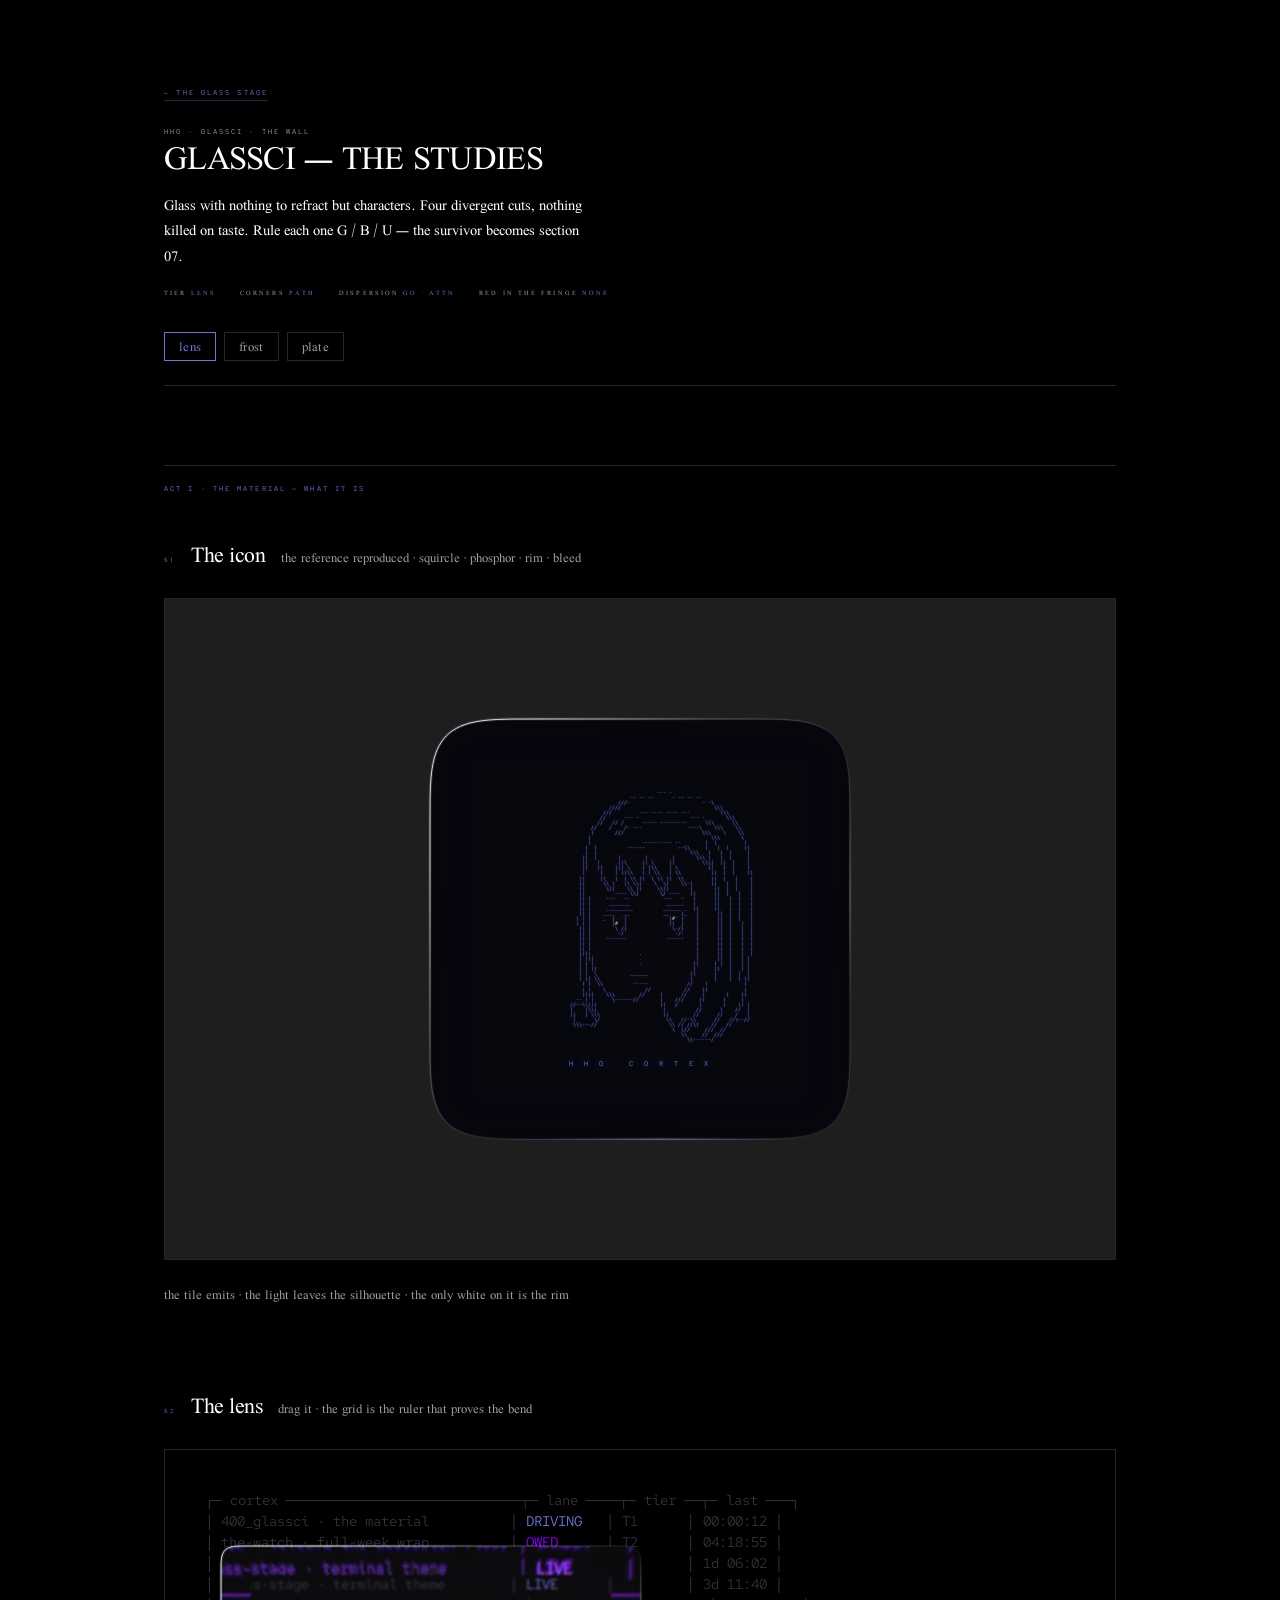
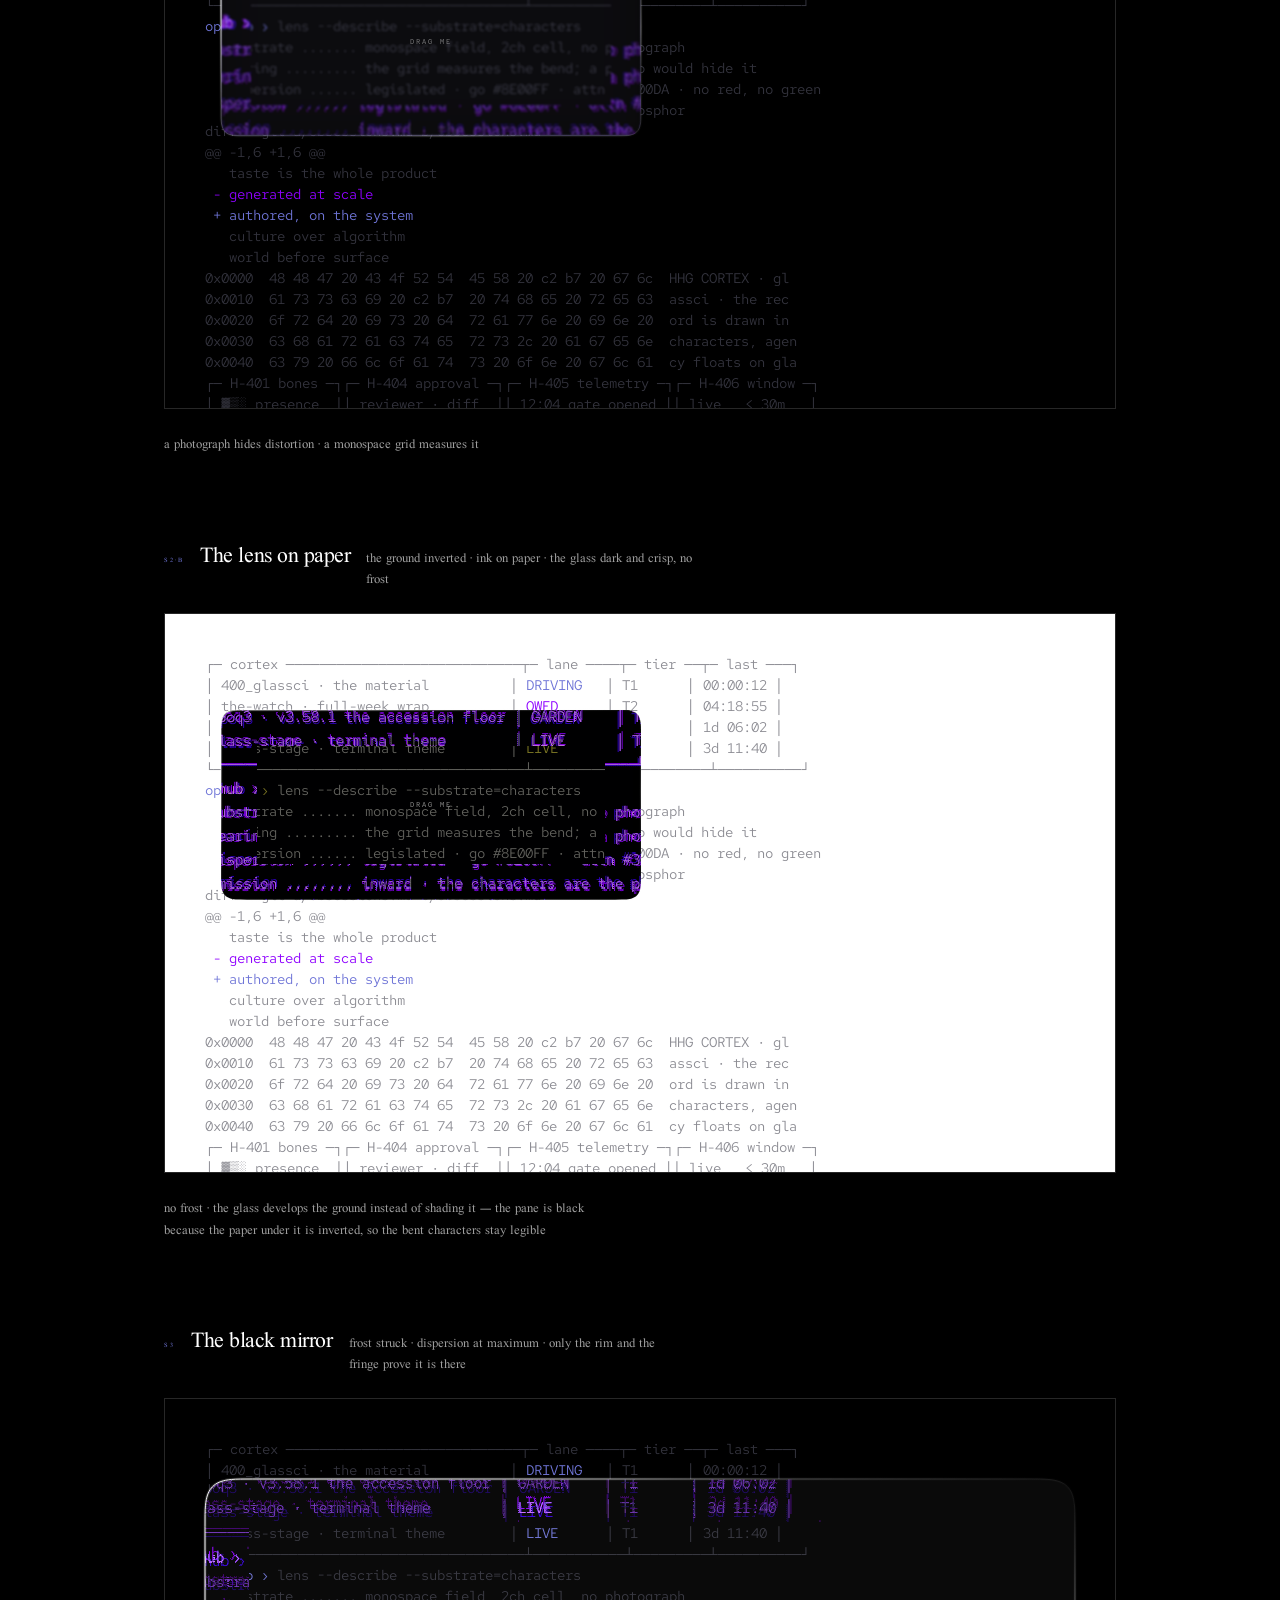
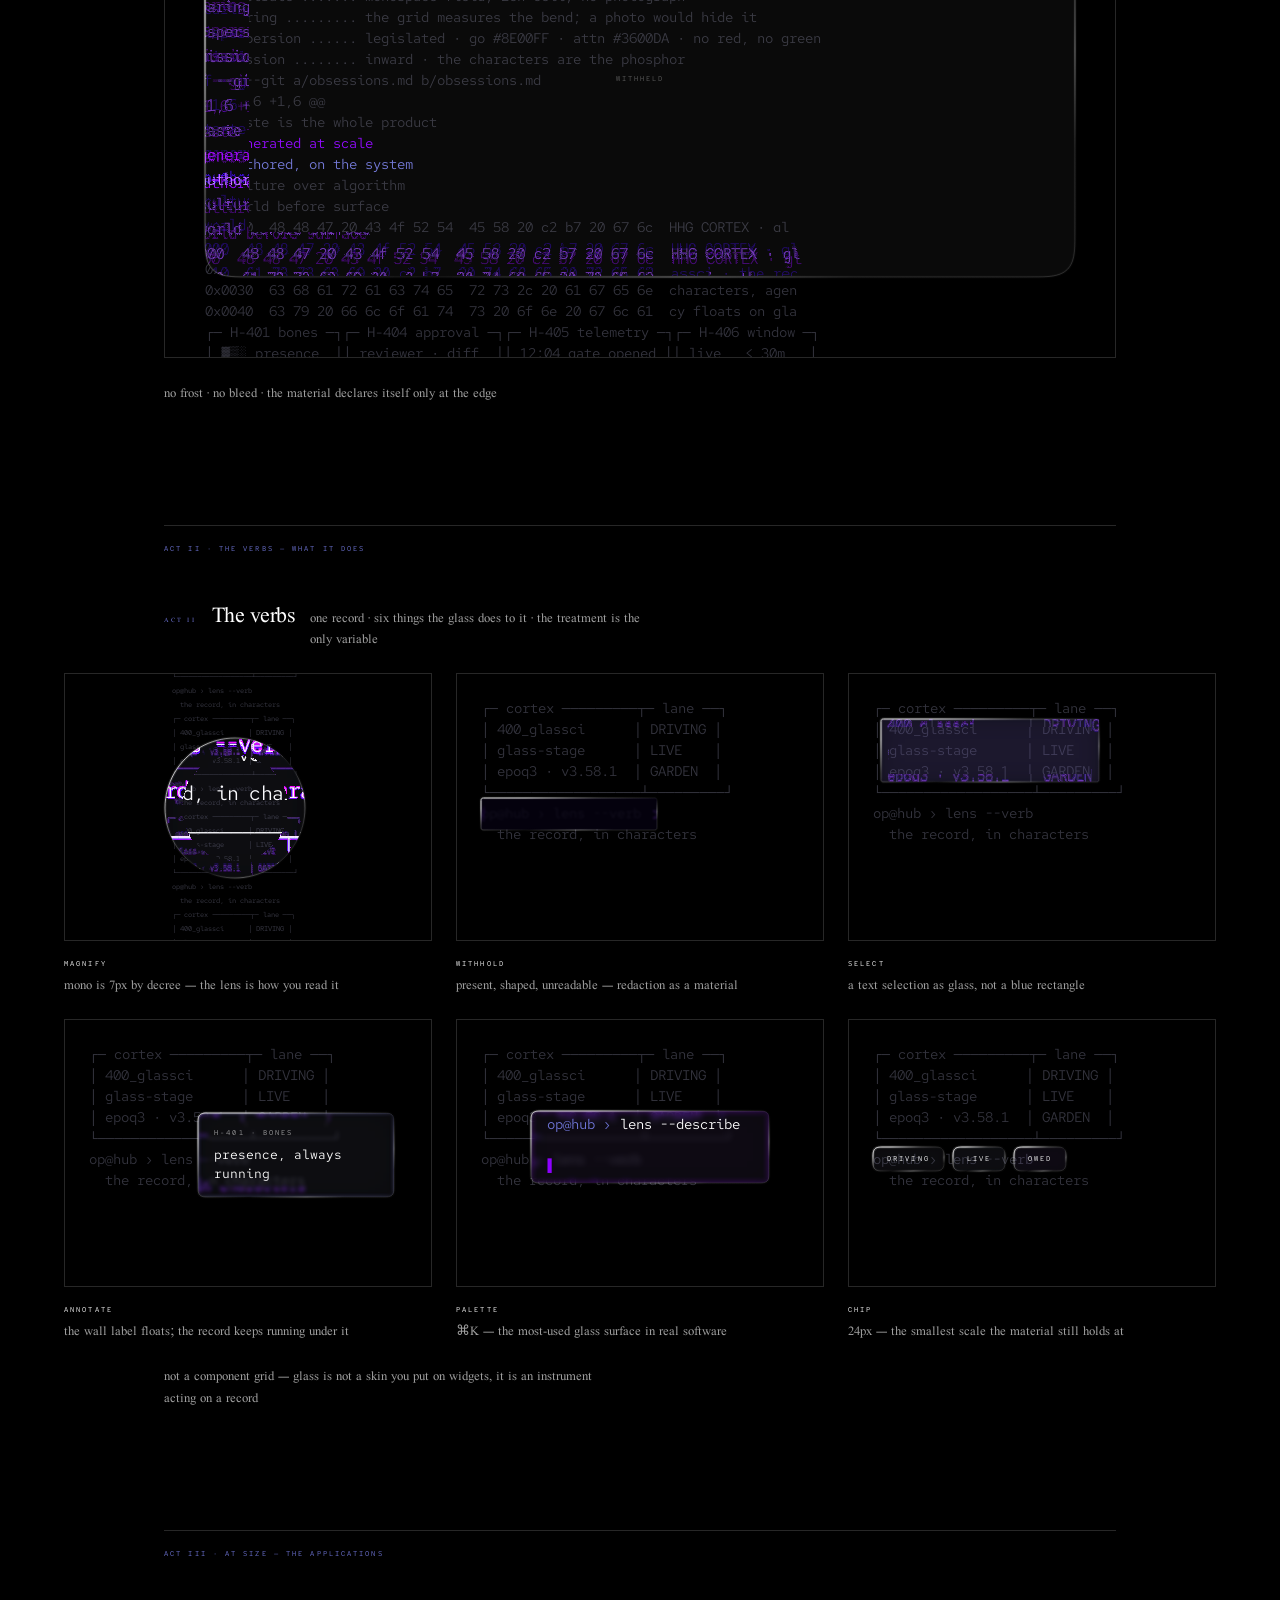
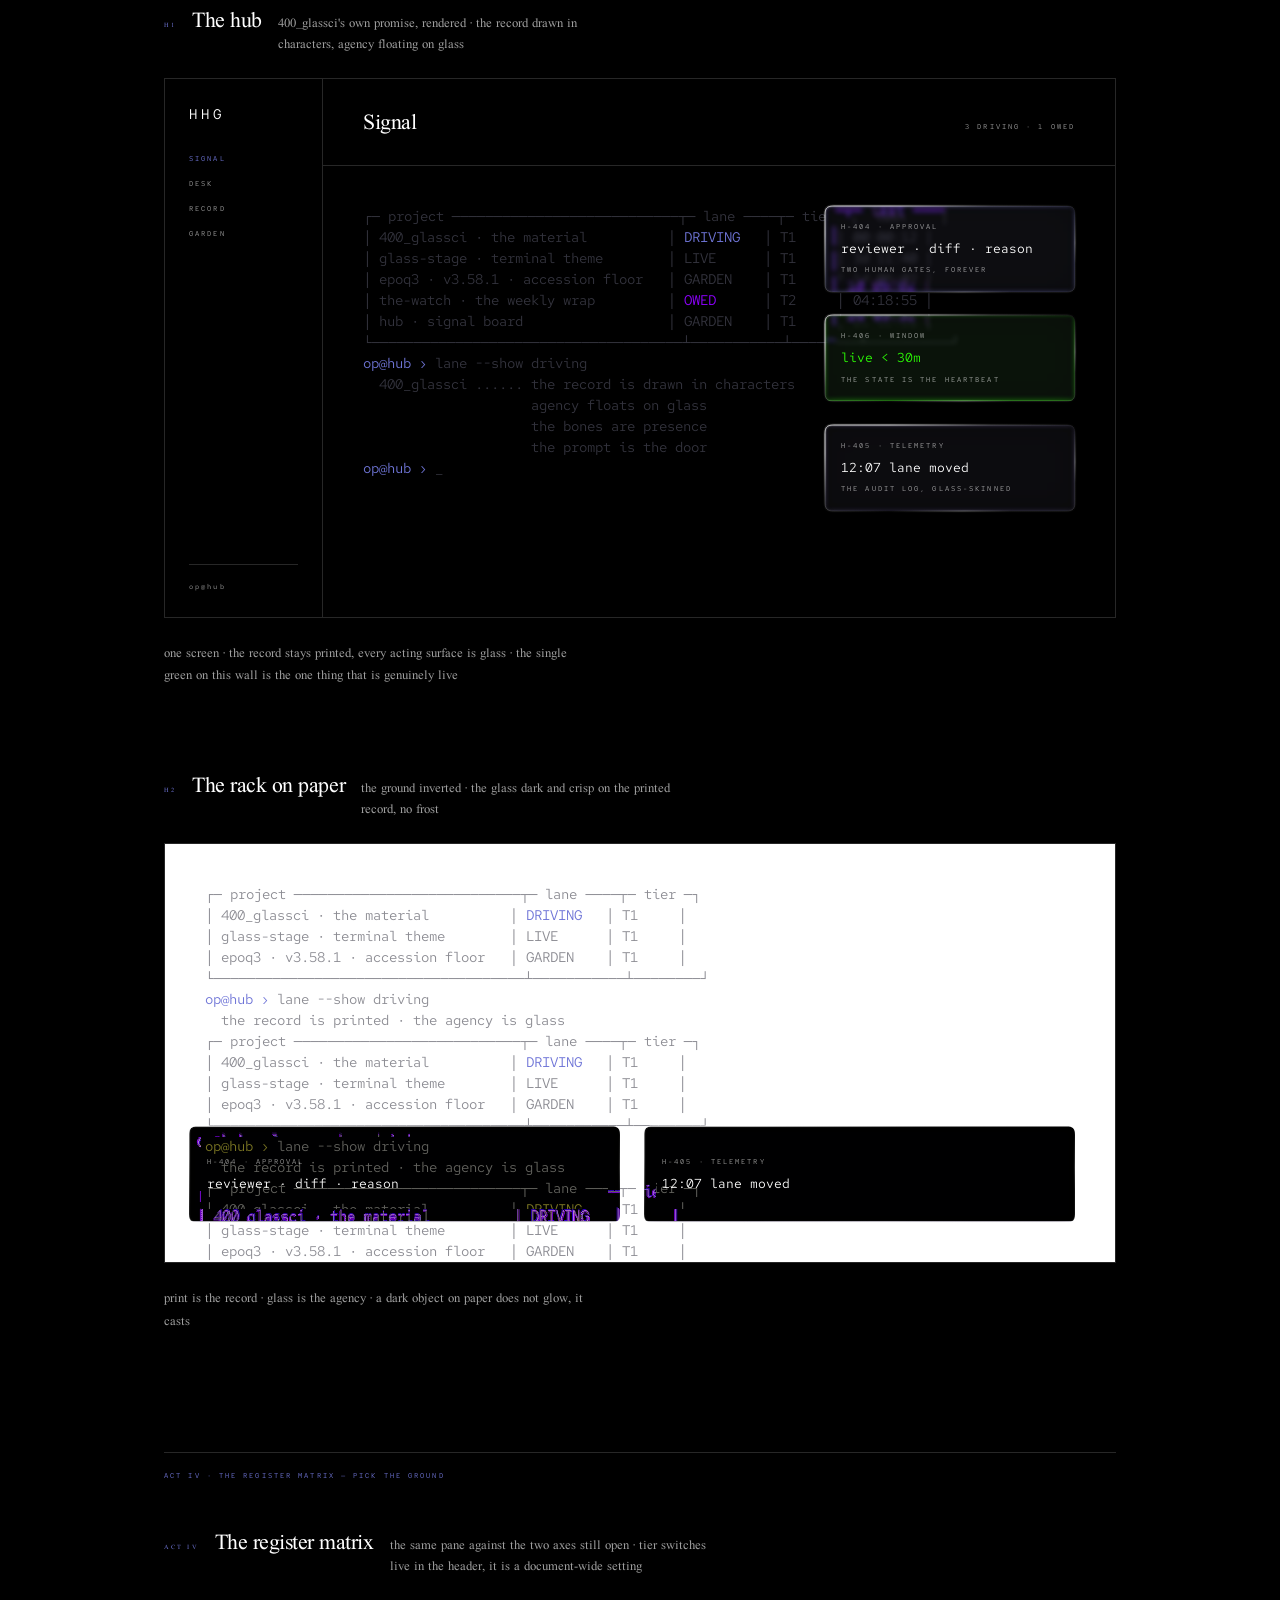
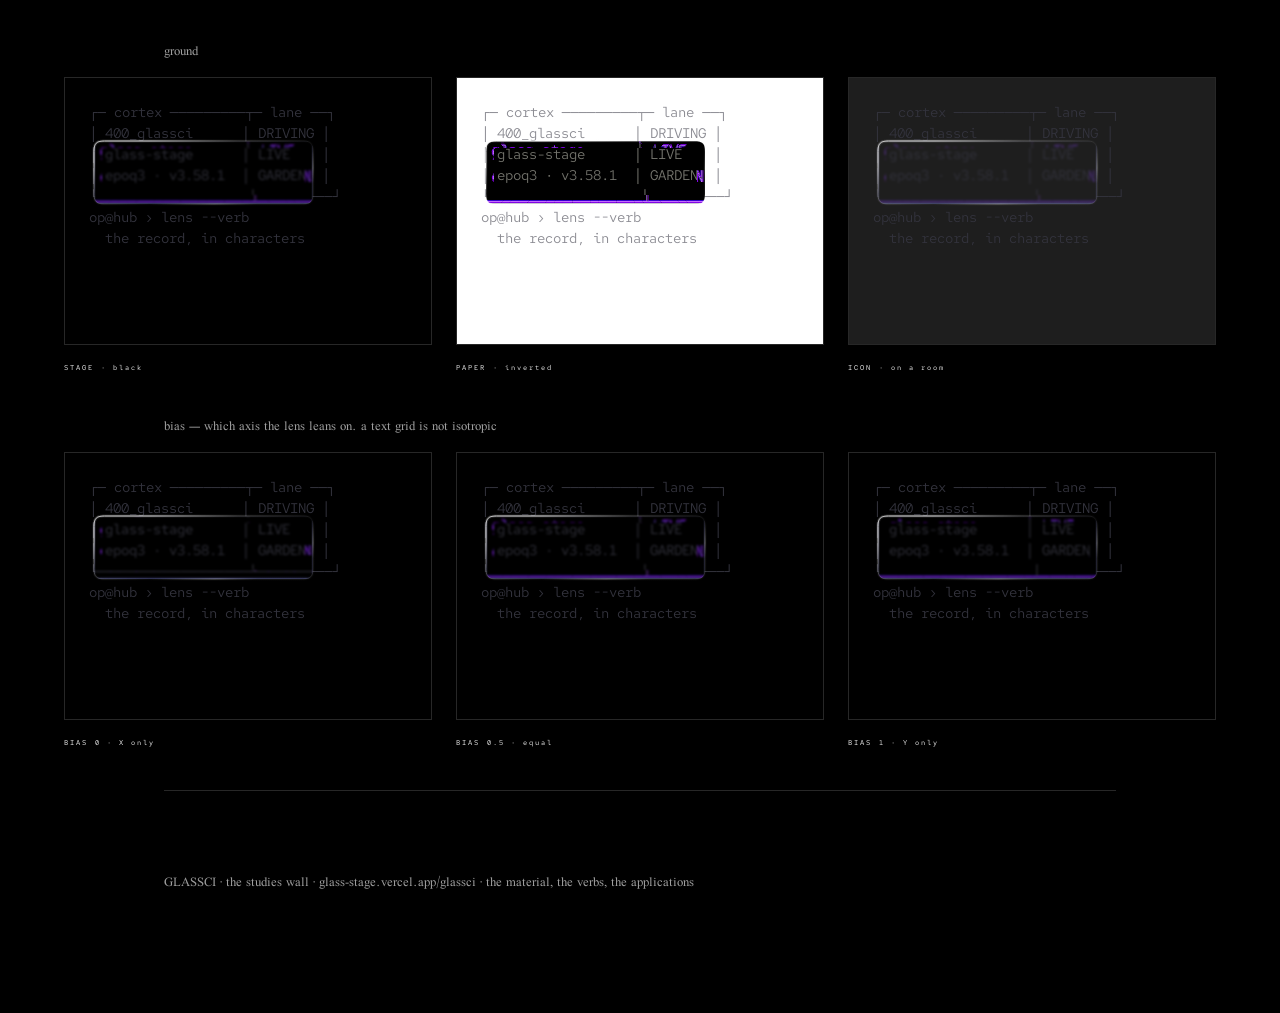
<file: demo/glassci-studies.html>
<!doctype html>
<html lang="en">
<head>
<meta charset="utf-8">
<meta name="viewport" content="width=device-width, initial-scale=1">
<title>GLASSCI — the studies</title>
<link rel="preconnect" href="https://fonts.googleapis.com">
<link rel="preconnect" href="https://fonts.gstatic.com" crossorigin>
<link href="https://fonts.googleapis.com/css2?family=Red+Hat+Mono:wght@400;500;600;700&family=Scheherazade+New:wght@400;700&display=swap" rel="stylesheet">
<link rel="stylesheet" href="../glassci/glassci.css">
<style>
  *{box-sizing:border-box}
  :root{
    --ink:#000000; --paper:#FFFFFF; --line:#272727; --grey-51:#515151;
    --dim:rgba(255,255,255,.62);
    --hum:#6F75D7; --dusk:#5F5295; --signal-go:#8E00FF; --signal-live:#2CFF05;
    --novel:#332078; --signal-attn:#3600DA; --go:#8E00FF;
    --font-serif:"Scheherazade New",Georgia,serif;
    --font-mono:"Red Hat Mono","IBM Plex Mono",ui-monospace,SFMono-Regular,Menlo,monospace;
    --fz-display:36px; --fz-heading-3:16px; --fz-body-1:14px; --fz-serif-8:9px;
    --fz-mono-6:7px; --lh-mono-6:2; --track-mono-6:.3em;
    --fz-mono-cli:14px; --lh-mono-cli:1.5;
    --fz-page-title:24px;
    --s-1:8px; --s-2:16px; --s-3:24px; --s-4:40px; --s-5:80px; --s-6:120px;
    --hairline:0.5px;
    --gut:clamp(20px,5vw,64px);
  }
  /* THE TYPE LAW. Mono is the record's voice — the CLI, the ASCII, everything
     the glass sits on or holds. The page around it reads in the serif. Round 3
     had the whole wall in mono, which flattened the two registers into one. */
  html,body{margin:0;background:var(--ink);color:var(--paper);
    font-family:var(--font-serif);font-size:var(--fz-body-1);line-height:1.6;
    -webkit-font-smoothing:antialiased}
  .glassci-field, .glassci-field *, .glassci, .glassci *{font-family:var(--font-mono)}
  .wrap{max-width:1080px;margin:0 auto;padding:0 var(--gut)}
  header{padding:var(--s-5) 0 var(--s-3)}
  h1{font-family:var(--font-serif);font-size:var(--fz-display);font-weight:400;
    letter-spacing:-.02em;line-height:1.05;margin:0 0 var(--s-2)}
  .cap{font-family:var(--font-mono);font-size:var(--fz-mono-6);line-height:var(--lh-mono-6);
    letter-spacing:var(--track-mono-6);text-transform:uppercase;color:var(--dim)}
  .rule{height:var(--hairline);background:var(--line);border:0;margin:0}
  .gs-back{display:inline-block;margin-bottom:var(--s-3);font-family:var(--font-mono);
    font-size:var(--fz-mono-6);line-height:var(--lh-mono-6);letter-spacing:var(--track-mono-6);
    text-transform:uppercase;color:var(--hum);text-decoration:none;
    border-bottom:1px solid #6F75D755}
  .gs-back:hover{border-bottom-color:var(--hum)}
  .lede{font-family:var(--font-serif);font-size:16px;line-height:1.6;color:var(--paper);max-width:62ch}
  .readout{display:flex;gap:var(--s-3);flex-wrap:wrap;padding:var(--s-2) 0;
    font-size:var(--fz-mono-6);line-height:var(--lh-mono-6);letter-spacing:var(--track-mono-6);
    text-transform:uppercase;color:var(--dim)}
  .readout b{color:var(--hum);font-weight:400}

  section{padding:var(--s-4) 0}
  .sechead{display:flex;align-items:baseline;gap:var(--s-2);margin-bottom:var(--s-3);flex-wrap:wrap}
  .sechead .n{font-size:var(--fz-mono-6);letter-spacing:var(--track-mono-6);color:var(--hum)}
  .sechead h2{font-family:var(--font-serif);font-size:var(--fz-page-title);font-weight:400;
    margin:0;letter-spacing:-.02em}
  .sechead .t{font-family:var(--font-serif);font-size:var(--fz-body-1);line-height:1.5;
    letter-spacing:0;text-transform:none;color:var(--dim);max-width:56ch}

  .plate{border:var(--hairline) solid var(--line);overflow:hidden;position:relative}

  /* S1 — the reference: flat grey room, one tile */
  .room{background:#1E1E1E;display:grid;place-items:center;padding:var(--s-6) var(--s-3);min-height:620px}
  /* width AND height stated: the tile is a square by decree, not by whatever the
     50-line Muse happens to measure. Otherwise the specimen sets the silhouette. */
  .icon{width:min(420px,78vw);height:min(420px,78vw);
    display:flex;flex-direction:column;align-items:center;justify-content:center;
    gap:var(--s-2)}
  /* the specimen's own metrics, carried over with it — lifting the DOM without
     its line-height is how a specimen silently rots into something else */
  .muse-art{font-family:var(--font-mono);line-height:1.1;letter-spacing:0;white-space:pre;
    display:block;margin:0;color:var(--hum)}
  .muse-art .pupil{color:#FFFFFF;text-shadow:0 0 6px #ffffffaa}
  .icon .muse-art{font-size:clamp(2.4px,.36vw,4.6px)}
  .markcap{letter-spacing:.5em;color:var(--hum);font-size:var(--fz-mono-6);text-transform:uppercase;
    text-shadow:0 0 8px #6F75D7aa,0 0 24px #6F75D755}

  /* the substrate — shared by S2/S3/S4 */
  .stage{position:relative;background:var(--ink);padding:var(--s-3);overflow:hidden}
  /* the substrate is absolutely placed so it cannot drive the stage height —
     the stage is a window onto the field, not a container sized by it */
  .stage .glassci-field{position:absolute;inset:var(--s-3);color:var(--grey-51);
    font-size:var(--fz-mono-cli);line-height:var(--lh-mono-cli)}
  .stage .glassci-field .go{color:var(--signal-go)}
  .glassci-field .hum{color:var(--hum)} .glassci-field .go{color:var(--signal-go)}
  .stage .glassci-field .live{color:var(--hum)}
  .stage .glassci-field .hum{color:var(--hum)}

  /* S2 — the draggable slab */
  .slab{position:absolute;width:min(420px,66%);height:190px;top:96px;left:56px;cursor:grab;
    display:grid;place-items:center;touch-action:none}
  .slab:active{cursor:grabbing}
  .slab .lbl{font-size:var(--fz-mono-6);letter-spacing:var(--track-mono-6);text-transform:uppercase;
    color:var(--paper);opacity:.5}

  /* S2·B — the same lens, inverted ground: ink on paper, dark crisp glass.
     No glow here — a dark object on white paper occludes and casts, it does not
     emit. The bleed becomes a contact shadow by changing the ink, not the rule. */
  .stage--paper{background:var(--paper)}
  .stage--paper .glassci-field{color:var(--grey-51)}
  .stage--paper .glassci-field .go{color:var(--signal-go)}
  .stage--paper .glassci-field .live{color:var(--novel)}
  .slab--paper .lbl{color:var(--paper);opacity:.62}

  /* S3 — the rack */
  .rack{position:absolute;inset:auto var(--s-3) var(--s-3) var(--s-3);display:flex;gap:var(--s-2);flex-wrap:wrap}
  .panel{flex:1 1 190px;min-height:96px;padding:var(--s-2);display:flex;flex-direction:column;gap:6px;
    justify-content:center}
  .panel .k{font-size:var(--fz-mono-6);letter-spacing:var(--track-mono-6);text-transform:uppercase;color:var(--dim)}
  .panel .v{font-size:var(--fz-mono-cli);color:var(--paper)}
  .panel .v.live{color:var(--hum)}

  /* S4 — the black mirror */
  .mirror{position:absolute;inset:var(--s-5) var(--s-4);display:grid;place-items:center}
  .mirror .lbl{font-size:var(--fz-mono-6);letter-spacing:var(--track-mono-6);text-transform:uppercase;
    color:var(--paper);opacity:.34}

  .note{padding-top:var(--s-3);font-family:var(--font-serif);font-size:var(--fz-body-1);
    line-height:1.6;letter-spacing:0;text-transform:none;color:var(--dim);max-width:72ch}
  .actrule{font-family:var(--font-mono);font-size:var(--fz-mono-6);line-height:var(--lh-mono-6);
    letter-spacing:var(--track-mono-6);text-transform:uppercase;color:var(--hum);
    border-top:var(--hairline) solid var(--line);padding-top:var(--s-2);margin-top:var(--s-5)}
  footer{padding:var(--s-5) 0 var(--s-6);color:var(--dim);font-family:var(--font-serif);
    font-size:var(--fz-body-1);line-height:1.6;letter-spacing:0;text-transform:none}

  /* ══ the tier switch — tier is a document setting, so it lives in the header ══ */
  .tiers{display:flex;gap:var(--s-1);align-items:center;flex-wrap:wrap;margin-top:var(--s-2)}
  .tiers button{font-family:var(--font-serif);text-transform:none;letter-spacing:.02em;font-size:var(--fz-mono-6);line-height:var(--lh-mono-6);
    font-size:var(--fz-body-1);line-height:1.5;color:var(--dim);
    background:transparent;border:var(--hairline) solid var(--line);padding:3px 14px;cursor:pointer}
  .tiers button.on{color:var(--hum);border-color:var(--hum)}

  /* ══ ACT II · the contact sheet ══════════════════════════════════════════ */
  /* Breaks out of the 1080 measure — comparison needs the cells side by side.
     No transform: it would create a containing block around every pane. */
  .sheet{display:grid;grid-template-columns:repeat(auto-fill,minmax(320px,1fr));gap:var(--s-3);
    width:min(1440px, calc(100vw - 2 * var(--gut)));
    margin-left:calc(50% - min(720px, 50vw - var(--gut)))}
  .sheet--3{grid-template-columns:repeat(auto-fill,minmax(300px,1fr))}
  .cell{margin:0}
  .cell-stage{position:relative;height:268px;overflow:hidden;background:var(--ink);
    border:var(--hairline) solid var(--line)}
  .cell-stage--paper{background:var(--paper)}
  .cell-stage--paper .cell-field{color:#8C8C93}
  .cell-stage--room{background:#1E1E1E}

  /* THE GROUND. Monochrome, quiet, inset from the frame — it is the ruler the
     bend gets measured against, never the subject. Round 2 had it at #4A4A52
     edge-to-edge with four registers stacked; it shouted over every object. */
  .cell-field{position:absolute;left:24px;top:24px;color:#33333D;
    font-size:var(--fz-mono-cli);line-height:var(--lh-mono-cli)}
  .cell figcaption{padding-top:var(--s-2);display:flex;flex-direction:column;gap:3px}
  .cell figcaption b{font-family:var(--font-mono);font-size:var(--fz-mono-6);
    line-height:var(--lh-mono-6);letter-spacing:var(--track-mono-6);color:var(--paper);font-weight:400}
  .cell figcaption span{font-family:var(--font-serif);font-size:var(--fz-body-1);
    line-height:1.5;letter-spacing:0;color:var(--dim);text-transform:none}

  /* every object is absolutely placed by the generator on the character grid */
  .g-obj{position:absolute}

  /* MAGNIFY · the base prints at the 7px law; the loupe holds a scaled copy
     UNDER the glass. The filter bends, it does not zoom — keeping those two
     jobs separate is the only honest way to build a loupe. */
  .cell[data-verb="magnify"] .cell-field{font-size:var(--fz-mono-6);line-height:var(--lh-mono-6);
    left:107px;top:-60px;color:#3A3A46}
  .cell-loupe{position:absolute;inset:0;pointer-events:none}
  .cmag{position:absolute;left:100px;top:64px;width:140px;height:140px;overflow:hidden;border-radius:50%}
  .cmag-field{position:absolute;transform-origin:0 0;margin:0;white-space:pre;color:var(--paper);
    font-family:var(--font-mono);font-size:var(--fz-mono-6);line-height:var(--lh-mono-6)}
  .cell-loupe .loupe-glass{position:absolute;left:100px;top:64px;width:140px;height:140px}

  .g-label{display:flex;flex-direction:column;justify-content:center;gap:5px;padding:0 16px}
  .g-pal{display:flex;align-items:center;gap:9px;flex-wrap:wrap;padding:0 16px}
  .g-chiprail{position:absolute;display:flex;gap:9px;flex-wrap:wrap}
  .g-chip{height:24px;padding:0 14px;display:inline-flex;align-items:center;
    font-family:var(--font-mono);font-size:var(--fz-mono-6);letter-spacing:var(--track-mono-6);
    text-transform:uppercase;color:var(--paper)}

  /* type inside the glass — one mono law, one body size */
  .g-label .k,.ag .k,.panel .k{font-family:var(--font-mono);font-size:var(--fz-mono-6);
    line-height:var(--lh-mono-6);letter-spacing:var(--track-mono-6);text-transform:uppercase;color:var(--dim)}
  .g-label .v,.ag .v,.panel .v{font-size:13px;line-height:1.5;color:var(--paper)}
  .ag .v.live{color:var(--signal-live)}   /* the one live thing on the wall */
  .g-pal .p,.g-pal .q{font-family:var(--font-mono);font-size:var(--fz-mono-cli);line-height:1}
  .g-pal .p{color:var(--hum)} .g-pal .q{color:var(--paper)}
  .g-pal .c{color:var(--go);animation:gblink 1.05s steps(1) infinite}
  @keyframes gblink{50%{visibility:hidden}}

  /* ══ ACT III · H1 the hub ════════════════════════════════════════════════ */
  .hub{display:flex;min-height:540px;background:var(--ink);overflow:hidden}
  .hub-rail{width:158px;flex:none;border-right:var(--hairline) solid var(--line);
    padding:var(--s-3) var(--s-3);display:flex;flex-direction:column;gap:11px}
  .hub-mark{font-family:var(--font-mono);font-size:var(--fz-mono-cli);color:var(--paper);
    letter-spacing:.3em;margin-bottom:var(--s-2)}
  .hub-nav{font-family:var(--font-mono);font-size:var(--fz-mono-6);line-height:var(--lh-mono-6);
    letter-spacing:var(--track-mono-6);text-transform:uppercase;color:var(--dim)}
  .hub-nav.is-on{color:var(--hum)}
  .hub-rail-foot{margin-top:auto;font-family:var(--font-mono);font-size:var(--fz-mono-6);
    letter-spacing:var(--track-mono-6);color:var(--dim);
    border-top:var(--hairline) solid var(--line);padding-top:var(--s-2)}
  .hub-main{flex:1;min-width:0;display:flex;flex-direction:column}
  .hub-top{display:flex;align-items:baseline;justify-content:space-between;gap:var(--s-2);
    padding:var(--s-3) var(--s-4);border-bottom:var(--hairline) solid var(--line)}
  .hub-title{font-family:var(--font-serif);font-size:var(--fz-page-title);letter-spacing:-.02em;color:var(--paper)}
  .hub-ctx{font-family:var(--font-mono);font-size:var(--fz-mono-6);
    letter-spacing:var(--track-mono-6);text-transform:uppercase;color:var(--dim)}
  .hub-body{position:relative;flex:1;padding:var(--s-4);overflow:hidden}
  .hub-body .glassci-field{position:absolute;left:var(--s-4);top:var(--s-4);color:#33333D;
    font-size:var(--fz-mono-cli);line-height:var(--lh-mono-cli)}
  .hub-agency{position:absolute;right:var(--s-4);top:var(--s-4);width:250px;
    display:flex;flex-direction:column;gap:var(--s-3)}
  .ag{padding:14px 16px;display:flex;flex-direction:column;gap:5px}

  /* ══ ACT III · H2 the rack on paper ══════════════════════════════════════ */
  .stage{position:relative;height:420px;overflow:hidden;background:var(--ink);padding:var(--s-4)}
  .stage--paper{background:var(--paper)}
  .stage .glassci-field{position:absolute;left:var(--s-4);top:var(--s-4);color:#33333D;
    font-size:var(--fz-mono-cli);line-height:var(--lh-mono-cli)}
  .stage--paper .glassci-field{color:#8C8C93}
  .rack{position:absolute;right:var(--s-4);bottom:var(--s-4);display:flex;gap:var(--s-3);flex-wrap:wrap}
  .panel{width:300px;min-height:96px;padding:16px 18px;display:flex;flex-direction:column;
    justify-content:center;gap:5px}
  .stage--paper .panel .k{color:rgba(255,255,255,.62)}
  .stage--paper .panel .v{color:var(--paper)}

  /* ══ ACT IV · the matrix ═════════════════════════════════════════════════ */
  .mxrow{font-family:var(--font-serif);font-size:var(--fz-body-1);line-height:1.5;
    letter-spacing:0;text-transform:none;color:var(--dim);padding:var(--s-4) 0 var(--s-2)}
  .mx{position:absolute;left:29px;top:63px;width:219px;height:63px}

  @media(max-width:640px){
    .hub-rail{display:none}
    .hub-agency{position:static;width:auto;margin-top:var(--s-3)}
    .rack{position:static;margin-top:var(--s-3)}
    .panel{width:100%}
  }
</style>
</head>
<body>
<div class="wrap">

  <header>
    <a class="gs-back" href="/">&larr; THE GLASS STAGE</a>
    <div class="cap">HHG · glassci · the wall</div>
    <h1>GLASSCI — THE STUDIES</h1>
    <div class="lede">
      Glass with nothing to refract but characters. Four divergent cuts, nothing killed on taste.
      Rule each one G / B / U — the survivor becomes section 07.
    </div>
    <div class="readout">
      <span>tier <b id="r-tier">…</b></span>
      <span>corners <b id="r-corner">…</b></span>
      <span>dispersion <b>go · attn</b></span>
      <span>red in the fringe <b>none</b></span>
    </div>
    <div class="tiers" id="tiers"></div>
  </header>

  <hr class="rule">

  <div class="actrule">ACT I · THE MATERIAL — what it is</div>

  <!-- ── S1 ─────────────────────────────────────────────── -->
  <section>
    <div class="sechead"><span class="n">S1</span><h2>The icon</h2>
      <span class="t">the reference reproduced · squircle · phosphor · rim · bleed</span></div>
    <div class="plate room">
      <div class="icon glassci" data-glassci
           data-glassci-radius="0.26" data-glassci-n="4.2" data-glassci-depth="16"
           data-glassci-strength="21" data-glassci-dispersion="3" data-glassci-blur="2"
           data-glassci-bleed="72" data-glassci-emission="#6F75D7" data-glassci-rim="0.8"
           data-glassci-fill="rgba(4,4,7,.94)">
        <pre class="muse-art glassci-lit">                                           --- -
                                  -- -- --      - -- -- --
                              ///-                        - -\
                           ////                               \\\
                         ///         --- ---- ---- ---          \\\
                        //      --- -                 --- -       \\\
                       //   // /      ----- ---------      \\\      \\
                     //    /    /- ---               ----\    \\\    \\
                     |       ///                          \\\    \    \\
                    |                                        \\\       \
                    |                 ---------- --        |  |         |
                   |  |          ------           --\\     |   |  |     ||
                   |  |                               \\\   |   |  |     |
                  ||  |       |        |        |       \\\ |   |  |     |
                  ||   |      ||\     || \     ||         \\\|  ||  |    |
                  ||   ||    ||| \    | |\\    | \          ||   |  |    |
                  |     |    | ||\\   | | \\   | \\          ||  |  |    ||
                 ||     |\   |  | \\ ||  \ \\ ||  \\         ||  |   |    |
                 ||      \\ |   |\ \\|    \  \|    \\-|      ||   |  |    |
                 ||       \||    \\ ||     \\||       |       ||  |  |    |
                 ||          ---- \\|       \/ ----   ||      ||  |   |   |
                 || |     ---   --           ---   -   |      ||   |  |   |
                 || |      _______            ______   |      ||   |  |   |
                 || |     _________          ______ _  ||     ||   |  |   |
                 || |    ____   __           __    |_   |      ||  |  |   |
                | | |    _  |  '|              |<span class="pupil">#</span>' |    |      ||  |  |   |
                | | |       |<span class="pupil">#</span>  |              ||  |    |      ||  |   |  |
                 || |        \ /|               \-/|    |      ||  |   |  |
                 || |         -/                 -/-    |      ||  |   |  |
                 || |     -------             ------    |      ||  |   |  |
                 || |                                   |      ||  |   |  |
                 || |                                   |      ||  |   |  |
                 ||||                .                  |      ||  |   |  |
                 | |||               .                  |      ||  |   | |
                 | | |               .                 ||     | |  |   | |
                 | | ||                                |      ||   |   | |
                 | |  \           ______              ||      |    |  |  |
                 | || \\                              |       |    |  | ||
                  | |  \\          -----             //    |            |
                  | |    \             //           //    ||            |
                  ||||    \\\        //     |      //     |       |    ||
                -- | |      \------//       |    ///     ||      |     |
              //--\\|||                     ||   /       |       |    || |
              |    |\\|                      |          //      |    //  |
              ||   | \\\                     ||        //      //    /   |
               |      \/                      \\   //-\\      //   //\--//
               \\\---//                        \\ // //\|    //   //
                                                \  |//     ///  //
                                                   \\     //  ///
                                                     \\------/</pre>
        <span class="markcap">H H G&nbsp;&nbsp;&nbsp;C O R T E X</span>
      </div>
    </div>
    <div class="note">the tile emits · the light leaves the silhouette · the only white on it is the rim</div>
  </section>

  <!-- ── S2 ─────────────────────────────────────────────── -->
  <section>
    <div class="sechead"><span class="n">S2</span><h2>The lens</h2>
      <span class="t">drag it · the grid is the ruler that proves the bend</span></div>
    <div class="plate stage" style="height:560px">
      <pre class="glassci-field" id="field-2"></pre>
      <div class="slab glassci" id="slab" data-glassci
           data-glassci-radius="26" data-glassci-n="4" data-glassci-depth="30"
           data-glassci-strength="42" data-glassci-dispersion="5" data-glassci-blur="2"
           data-glassci-bleed="30" data-glassci-emission="#5F5295" data-glassci-rim="0.85">
        <span class="lbl">drag me</span>
      </div>
    </div>
    <div class="note">a photograph hides distortion · a monospace grid measures it</div>
  </section>

  <!-- ── S2·B ───────────────────────────────────────────── -->
  <section>
    <div class="sechead"><span class="n">S2·B</span><h2>The lens on paper</h2>
      <span class="t">the ground inverted · ink on paper · the glass dark and crisp, no frost</span></div>
    <div class="plate stage stage--paper" style="height:560px">
      <pre class="glassci-field" id="field-2b"></pre>
      <div class="slab slab--paper glassci" id="slab-b" data-glassci
           data-glassci-radius="26" data-glassci-n="4" data-glassci-depth="36"
           data-glassci-strength="22" data-glassci-dispersion="4"
           data-glassci-blur="0" data-glassci-softness="0.34" data-glassci-saturate="1"
           data-glassci-invert="1"
           data-glassci-bleed="24" data-glassci-emission="rgba(21,0,51,.55)"
           data-glassci-fill="rgba(0,0,0,.10)" data-glassci-rim="0.7">
        <span class="lbl">drag me</span>
      </div>
    </div>
    <div class="note">no frost · the glass develops the ground instead of shading it — the pane is black because the paper under it is inverted, so the bent characters stay legible</div>
  </section>

  <!-- ── S4 ─────────────────────────────────────────────── -->
  <section>
    <div class="sechead"><span class="n">S3</span><h2>The black mirror</h2>
      <span class="t">frost struck · dispersion at maximum · only the rim and the fringe prove it is there</span></div>
    <div class="plate stage" style="height:560px">
      <pre class="glassci-field" id="field-4"></pre>
      <div class="mirror glassci" data-glassci
           data-glassci-radius="0.12" data-glassci-n="4" data-glassci-depth="44"
           data-glassci-strength="60" data-glassci-dispersion="9" data-glassci-blur="0"
           data-glassci-saturate="1" data-glassci-bleed="0" data-glassci-rim="0.95">
        <span class="lbl">withheld</span>
      </div>
    </div>
    <div class="note">no frost · no bleed · the material declares itself only at the edge</div>
  </section>

  <div class="actrule">ACT II · THE VERBS — what it does</div>
  <!-- ══ ACT II · THE VERBS ═══════════════════════════════ -->
  <section>
    <div class="sechead"><span class="n">ACT II</span><h2>The verbs</h2>
      <span class="t">one record · six things the glass does to it · the treatment is the only variable</span></div>
    <div class="sheet">
      <figure class="cell" data-verb="magnify">
        <div class="cell-stage">
          <pre class="glassci-field cell-field"></pre>
          <div class="cell-loupe"><div class="cmag"><pre class="cmag-field"></pre></div><div class="loupe-glass glassci" data-glassci data-glassci-radius="0.5" data-glassci-n="2" data-glassci-depth="17" data-glassci-strength="22" data-glassci-dispersion="3" data-glassci-bleed="25" data-glassci-rim="0.72" data-glassci-bias="0.72" data-glassci-blur="0" data-glassci-emission="#6F75D7"></div></div>
        </div>
        <figcaption><b>MAGNIFY</b><span>mono is 7px by decree — the lens is how you read it</span></figcaption>
      </figure>
      <figure class="cell" data-verb="withhold">
        <div class="cell-stage">
          <pre class="glassci-field cell-field"></pre>
          <div class="g-obj glassci" data-glassci data-glassci-radius="4" data-glassci-depth="4" data-glassci-strength="34" data-glassci-dispersion="13" data-glassci-bleed="0" data-glassci-rim="0.9" data-glassci-softness="0.1" data-glassci-bias="0.08" data-glassci-blur="2" data-glassci-emission="#332078" data-glassci-fill="rgba(6,2,18,.72)" style="left:24.0px;top:124px;width:176.4px;height:32px"></div>
        </div>
        <figcaption><b>WITHHOLD</b><span>present, shaped, unreadable — redaction as a material</span></figcaption>
      </figure>
      <figure class="cell" data-verb="select">
        <div class="cell-stage">
          <pre class="glassci-field cell-field"></pre>
          <div class="g-obj glassci" data-glassci data-glassci-radius="4" data-glassci-depth="8" data-glassci-strength="10" data-glassci-dispersion="2" data-glassci-bleed="11" data-glassci-rim="0.85" data-glassci-bias="0.8" data-glassci-blur="0" data-glassci-emission="#5F5295" data-glassci-fill="rgba(95,82,149,.16)" style="left:32.4px;top:45px;width:218.4px;height:63px"></div>
        </div>
        <figcaption><b>SELECT</b><span>a text selection as glass, not a blue rectangle</span></figcaption>
      </figure>
      <figure class="cell" data-verb="annotate">
        <div class="cell-stage">
          <pre class="glassci-field cell-field"></pre>
          <div class="g-obj g-label glassci" data-glassci data-glassci-radius="12" data-glassci-depth="10" data-glassci-strength="13" data-glassci-dispersion="2" data-glassci-bleed="15" data-glassci-rim="0.81" data-glassci-blur="4" data-glassci-emission="#6F75D7" style="left:133.2px;top:93px;width:196px;height:84px"><span class="k">H-401 · BONES</span><span class="v">presence, always running</span></div>
        </div>
        <figcaption><b>ANNOTATE</b><span>the wall label floats; the record keeps running under it</span></figcaption>
      </figure>
      <figure class="cell" data-verb="palette">
        <div class="cell-stage">
          <pre class="glassci-field cell-field"></pre>
          <div class="g-obj g-pal glassci" data-glassci data-glassci-radius="12" data-glassci-depth="9" data-glassci-strength="12" data-glassci-dispersion="2" data-glassci-bleed="13" data-glassci-rim="0.83" data-glassci-blur="6" data-glassci-emission="#8E00FF" style="left:74.4px;top:91px;width:238px;height:72px"><span class="p">op@hub ›</span><span class="q">lens --describe</span><span class="c">▌</span></div>
        </div>
        <figcaption><b>PALETTE</b><span>⌘K — the most-used glass surface in real software</span></figcaption>
      </figure>
      <figure class="cell" data-verb="chip">
        <div class="cell-stage">
          <pre class="glassci-field cell-field"></pre>
          <div class="g-chiprail" style="left:24.0px;top:127px"><span class="g-chip glassci" data-glassci data-glassci-radius="12" data-glassci-depth="4" data-glassci-strength="5" data-glassci-dispersion="2" data-glassci-bleed="4" data-glassci-rim="0.91" data-glassci-blur="2" data-glassci-emission="#5F5295">DRIVING</span><span class="g-chip glassci" data-glassci data-glassci-radius="12" data-glassci-depth="4" data-glassci-strength="5" data-glassci-dispersion="2" data-glassci-bleed="4" data-glassci-rim="0.91" data-glassci-blur="2" data-glassci-emission="#6F75D7">LIVE</span><span class="g-chip glassci" data-glassci data-glassci-radius="12" data-glassci-depth="4" data-glassci-strength="5" data-glassci-dispersion="2" data-glassci-bleed="4" data-glassci-rim="0.91" data-glassci-blur="2" data-glassci-emission="#8E00FF">OWED</span></div>
        </div>
        <figcaption><b>CHIP</b><span>24px — the smallest scale the material still holds at</span></figcaption>
      </figure>
    </div>
    <div class="note">not a component grid — glass is not a skin you put on widgets, it is an instrument acting on a record</div>
  </section>

  <div class="actrule">ACT III · AT SIZE — the applications</div>
  <!-- ══ ACT III · AT SIZE ════════════════════════════════ -->
  <section>
    <div class="sechead"><span class="n">H1</span><h2>The hub</h2>
      <span class="t">400_glassci's own promise, rendered · the record drawn in characters, agency floating on glass</span></div>
    <div class="plate hub">
      <aside class="hub-rail">
        <span class="hub-mark">HHG</span>
        <span class="hub-nav is-on">signal</span><span class="hub-nav">desk</span>
        <span class="hub-nav">record</span><span class="hub-nav">garden</span>
        <span class="hub-rail-foot">op@hub</span>
      </aside>
      <div class="hub-main">
        <div class="hub-top"><span class="hub-title">Signal</span><span class="hub-ctx">3 driving · 1 owed</span></div>
        <div class="hub-body">
          <pre class="glassci-field" id="hub-record"></pre>
          <div class="hub-agency">
            <div class="ag glassci" data-glassci data-glassci-radius="12" data-glassci-depth="11" data-glassci-strength="14" data-glassci-dispersion="2" data-glassci-bleed="16" data-glassci-rim="0.8" data-glassci-blur="5"
                 data-glassci-emission="#6F75D7">
              <span class="k">H-404 · APPROVAL</span><span class="v">reviewer · diff · reason</span>
              <span class="k">two human gates, forever</span></div>
            <div class="ag glassci" data-glassci data-glassci-radius="12" data-glassci-depth="11" data-glassci-strength="14" data-glassci-dispersion="2" data-glassci-bleed="16" data-glassci-rim="0.8" data-glassci-blur="5"
                 data-glassci-emission="#2CFF05">
              <span class="k">H-406 · WINDOW</span><span class="v live">live &lt; 30m</span>
              <span class="k">the state is the heartbeat</span></div>
            <div class="ag glassci" data-glassci data-glassci-radius="12" data-glassci-depth="11" data-glassci-strength="14" data-glassci-dispersion="2" data-glassci-bleed="16" data-glassci-rim="0.8" data-glassci-blur="5"
                 data-glassci-emission="#5F5295">
              <span class="k">H-405 · TELEMETRY</span><span class="v">12:07 lane moved</span>
              <span class="k">the audit log, glass-skinned</span></div>
          </div>
        </div>
      </div>
    </div>
    <div class="note">one screen · the record stays printed, every acting surface is glass · the single green on this wall is the one thing that is genuinely live</div>
  </section>

  <section>
    <div class="sechead"><span class="n">H2</span><h2>The rack on paper</h2>
      <span class="t">the ground inverted · the glass dark and crisp on the printed record, no frost</span></div>
    <div class="plate stage stage--paper">
      <pre class="glassci-field" id="paper-rack-field"></pre>
      <div class="rack">
        <div class="panel glassci" data-glassci data-glassci-radius="12" data-glassci-depth="12" data-glassci-strength="16" data-glassci-dispersion="2" data-glassci-bleed="17" data-glassci-rim="0.79" data-glassci-blur="0" data-glassci-softness="0.34"
             data-glassci-saturate="1" data-glassci-invert="1"
             data-glassci-emission="rgba(21,0,51,.55)" data-glassci-fill="rgba(0,0,0,.10)">
          <span class="k">H-404 · approval</span><span class="v">reviewer · diff · reason</span></div>
        <div class="panel glassci" data-glassci data-glassci-radius="12" data-glassci-depth="12" data-glassci-strength="16" data-glassci-dispersion="2" data-glassci-bleed="17" data-glassci-rim="0.79" data-glassci-blur="0" data-glassci-softness="0.34"
             data-glassci-saturate="1" data-glassci-invert="1"
             data-glassci-emission="rgba(21,0,51,.55)" data-glassci-fill="rgba(0,0,0,.10)">
          <span class="k">H-405 · telemetry</span><span class="v">12:07 lane moved</span></div>
      </div>
    </div>
    <div class="note">print is the record · glass is the agency · a dark object on paper does not glow, it casts</div>
  </section>

  <div class="actrule">ACT IV · THE REGISTER MATRIX — pick the ground</div>
  <!-- ══ ACT IV · THE REGISTER MATRIX ═════════════════════ -->
  <section>
    <div class="sechead"><span class="n">ACT IV</span><h2>The register matrix</h2>
      <span class="t">the same pane against the two axes still open · tier switches live in the header, it is a document-wide setting</span></div>
    <div class="mxrow">ground</div>
    <div class="sheet sheet--3">
      <figure class="cell">
        <div class="cell-stage ">
          <pre class="glassci-field cell-field"></pre>
          <div class="mx glassci" data-glassci data-glassci-radius="14" data-glassci-depth="8" data-glassci-strength="10" data-glassci-dispersion="2" data-glassci-bleed="11" data-glassci-rim="0.85" data-glassci-blur="2"></div>
        </div>
        <figcaption><b>STAGE · black</b></figcaption>
      </figure>
      <figure class="cell">
        <div class="cell-stage cell-stage--paper">
          <pre class="glassci-field cell-field"></pre>
          <div class="mx glassci" data-glassci data-glassci-radius="14" data-glassci-depth="8" data-glassci-strength="10" data-glassci-dispersion="2" data-glassci-bleed="11" data-glassci-rim="0.85" data-glassci-blur="0" data-glassci-softness="0.34" data-glassci-invert="1" data-glassci-saturate="1" data-glassci-emission="rgba(21,0,51,.55)" data-glassci-fill="rgba(0,0,0,.10)"></div>
        </div>
        <figcaption><b>PAPER · inverted</b></figcaption>
      </figure>
      <figure class="cell">
        <div class="cell-stage cell-stage--room">
          <pre class="glassci-field cell-field"></pre>
          <div class="mx glassci" data-glassci data-glassci-radius="14" data-glassci-depth="8" data-glassci-strength="10" data-glassci-dispersion="2" data-glassci-bleed="11" data-glassci-rim="0.85" data-glassci-blur="2" data-glassci-fill="rgba(4,4,7,.94)"></div>
        </div>
        <figcaption><b>ICON · on a room</b></figcaption>
      </figure>
    </div>
    <div class="mxrow">bias — which axis the lens leans on. a text grid is not isotropic</div>
    <div class="sheet sheet--3">
      <figure class="cell">
        <div class="cell-stage ">
          <pre class="glassci-field cell-field"></pre>
          <div class="mx glassci" data-glassci data-glassci-radius="14" data-glassci-depth="8" data-glassci-strength="10" data-glassci-dispersion="2" data-glassci-bleed="11" data-glassci-rim="0.85" data-glassci-blur="2" data-glassci-bias="0"></div>
        </div>
        <figcaption><b>BIAS 0 · X only</b></figcaption>
      </figure>
      <figure class="cell">
        <div class="cell-stage ">
          <pre class="glassci-field cell-field"></pre>
          <div class="mx glassci" data-glassci data-glassci-radius="14" data-glassci-depth="8" data-glassci-strength="10" data-glassci-dispersion="2" data-glassci-bleed="11" data-glassci-rim="0.85" data-glassci-blur="2" data-glassci-bias="0.5"></div>
        </div>
        <figcaption><b>BIAS 0.5 · equal</b></figcaption>
      </figure>
      <figure class="cell">
        <div class="cell-stage ">
          <pre class="glassci-field cell-field"></pre>
          <div class="mx glassci" data-glassci data-glassci-radius="14" data-glassci-depth="8" data-glassci-strength="10" data-glassci-dispersion="2" data-glassci-bleed="11" data-glassci-rim="0.85" data-glassci-blur="2" data-glassci-bias="1"></div>
        </div>
        <figcaption><b>BIAS 1 · Y only</b></figcaption>
      </figure>
    </div>
  </section>

  <hr class="rule">
  <footer>GLASSCI · the studies wall · glass-stage.vercel.app/glassci · the material, the verbs, the applications</footer>
</div>

<script src="../glassci/glassci.js"></script>
<script>
  var FIELD = '┌─ cortex ────────────────────────────┬─ lane ────┬─ tier ──┬─ last ───┐\n│ 400_glassci · the material          │ DRIVING   │ T1      │ 00:00:12 │\n│ the-watch · full-week wrap          │ OWED      │ T2      │ 04:18:55 │\n│ epoq3 · v3.58.1 the accession floor │ GARDEN    │ T1      │ 1d 06:02 │\n│ glass-stage · terminal theme        │ LIVE      │ T1      │ 3d 11:40 │\n└─────────────────────────────────────┴───────────┴─────────┴──────────┘\nop@hub › lens --describe --substrate=characters\n  substrate ....... monospace field, 2ch cell, no photograph\n  bearing ......... the grid measures the bend; a photo would hide it\n  dispersion ...... legislated · go #8E00FF · attn #3600DA · no red, no green\n  emission ........ inward · the characters are the phosphor\ndiff --git a/obsessions.md b/obsessions.md\n@@ -1,6 +1,6 @@\n   taste is the whole product\n - generated at scale\n + authored, on the system\n   culture over algorithm\n   world before surface\n0x0000  48 48 47 20 43 4f 52 54  45 58 20 c2 b7 20 67 6c  HHG CORTEX · gl\n0x0010  61 73 73 63 69 20 c2 b7  20 74 68 65 20 72 65 63  assci · the rec\n0x0020  6f 72 64 20 69 73 20 64  72 61 77 6e 20 69 6e 20  ord is drawn in\n0x0030  63 68 61 72 61 63 74 65  72 73 2c 20 61 67 65 6e  characters, agen\n0x0040  63 79 20 66 6c 6f 61 74  73 20 6f 6e 20 67 6c 61  cy floats on gla\n┌─ H-401 bones ─┐┌─ H-404 approval ─┐┌─ H-405 telemetry ─┐┌─ H-406 window ─┐\n│ ▓▒░ presence  ││ reviewer · diff  ││ 12:04 gate opened ││ live   < 30m   │\n│ ░▒▓ substrate ││ reason · the nod ││ 12:07 lane moved  ││ bright <  2h   │\n└───────────────┘└──────────────────┘└───────────────────┘└────────────────┘\nop@hub › _';

  // Paint the substrate, tiled tall enough to fill each stage, with the epoq
  // signal inks marking what they always mark. Never red.
  function paint(id, reps){
    var t = [];
    for (var i = 0; i < reps; i++) t.push(FIELD);
    document.getElementById(id).innerHTML = t.join('\n')
      .replace(/&/g,'&amp;').replace(/</g,'&lt;')
      .replace(/^(\s*\+.*)$/gm, '<span class="hum">$1</span>')
      .replace(/^(\s*-\s.*)$/gm, '<span class="go">$1</span>')
      .replace(/(op@hub ›)/g, '<span class="hum">$1</span>')
      .replace(/(DRIVING|LIVE)/g, '<span class="hum">$1</span>')
      .replace(/(OWED)/g, '<span class="go">$1</span>');
  }
  paint('field-2', 3); paint('field-2b', 3); paint('field-4', 3);

  glassci.auto();
  document.getElementById('r-tier').textContent = document.documentElement.getAttribute('data-glassci-tier');
  document.getElementById('r-corner').textContent = document.documentElement.getAttribute('data-glassci-squircle');

  // S2 / S2·B — drag the slabs. Pointer events only; no library.
  ['slab','slab-b'].forEach(function(id){
    var s = document.getElementById(id), stage = s.parentElement, drag = null;
    s.addEventListener('pointerdown', function(e){
      var b = s.getBoundingClientRect(), p = stage.getBoundingClientRect();
      drag = { dx: e.clientX - b.left, dy: e.clientY - b.top, p: p };
      s.setPointerCapture(e.pointerId); e.preventDefault();
    });
    s.addEventListener('pointermove', function(e){
      if (!drag) return;
      var x = e.clientX - drag.p.left - drag.dx, y = e.clientY - drag.p.top - drag.dy;
      s.style.left = Math.max(0, Math.min(x, drag.p.width  - s.offsetWidth )) + 'px';
      s.style.top  = Math.max(0, Math.min(y, drag.p.height - s.offsetHeight)) + 'px';
    });
    s.addEventListener('pointerup', function(){ drag = null; });
  });

  // ── the substrate ─────────────────────────────────────────────────────────
  // The cells get their record MONOCHROME on purpose: all colour on this wall
  // is the material, never the ground. Only H1 tints, because there the lane
  // state is real information rather than decoration.
  var CELL = "\u250c\u2500 cortex \u2500\u2500\u2500\u2500\u2500\u2500\u2500\u2500\u2500\u252c\u2500 lane \u2500\u2500\u2510\n\u2502 400_glassci      \u2502 DRIVING \u2502\n\u2502 glass-stage      \u2502 LIVE    \u2502\n\u2502 epoq3 \u00b7 v3.58.1  \u2502 GARDEN  \u2502\n\u2514\u2500\u2500\u2500\u2500\u2500\u2500\u2500\u2500\u2500\u2500\u2500\u2500\u2500\u2500\u2500\u2500\u2500\u2500\u2534\u2500\u2500\u2500\u2500\u2500\u2500\u2500\u2500\u2500\u2518\nop@hub \u203a lens --verb\n  the record, in characters", HUBR = "\u250c\u2500 project \u2500\u2500\u2500\u2500\u2500\u2500\u2500\u2500\u2500\u2500\u2500\u2500\u2500\u2500\u2500\u2500\u2500\u2500\u2500\u2500\u2500\u2500\u2500\u2500\u2500\u2500\u2500\u252c\u2500 lane \u2500\u2500\u2500\u2500\u252c\u2500 tier \u2500\u252c\u2500 last \u2500\u2500\u2500\u2510\n\u2502 400_glassci \u00b7 the material          \u2502 DRIVING   \u2502 T1     \u2502 00:00:12 \u2502\n\u2502 glass-stage \u00b7 terminal theme        \u2502 LIVE      \u2502 T1     \u2502 3d 11:40 \u2502\n\u2502 epoq3 \u00b7 v3.58.1 \u00b7 accession floor   \u2502 GARDEN    \u2502 T1     \u2502 1d 06:02 \u2502\n\u2502 the-watch \u00b7 the weekly wrap         \u2502 OWED      \u2502 T2     \u2502 04:18:55 \u2502\n\u2502 hub \u00b7 signal board                  \u2502 GARDEN    \u2502 T1     \u2502 2d 09:31 \u2502\n\u2514\u2500\u2500\u2500\u2500\u2500\u2500\u2500\u2500\u2500\u2500\u2500\u2500\u2500\u2500\u2500\u2500\u2500\u2500\u2500\u2500\u2500\u2500\u2500\u2500\u2500\u2500\u2500\u2500\u2500\u2500\u2500\u2500\u2500\u2500\u2500\u2500\u2500\u2534\u2500\u2500\u2500\u2500\u2500\u2500\u2500\u2500\u2500\u2500\u2500\u2534\u2500\u2500\u2500\u2500\u2500\u2500\u2500\u2500\u2534\u2500\u2500\u2500\u2500\u2500\u2500\u2500\u2500\u2500\u2500\u2518\nop@hub \u203a lane --show driving\n  400_glassci ...... the record is drawn in characters\n                     agency floats on glass\n                     the bones are presence\n                     the prompt is the door\nop@hub \u203a _", PAPR = "\u250c\u2500 project \u2500\u2500\u2500\u2500\u2500\u2500\u2500\u2500\u2500\u2500\u2500\u2500\u2500\u2500\u2500\u2500\u2500\u2500\u2500\u2500\u2500\u2500\u2500\u2500\u2500\u2500\u2500\u252c\u2500 lane \u2500\u2500\u2500\u2500\u252c\u2500 tier \u2500\u2510\n\u2502 400_glassci \u00b7 the material          \u2502 DRIVING   \u2502 T1     \u2502\n\u2502 glass-stage \u00b7 terminal theme        \u2502 LIVE      \u2502 T1     \u2502\n\u2502 epoq3 \u00b7 v3.58.1 \u00b7 accession floor   \u2502 GARDEN    \u2502 T1     \u2502\n\u2514\u2500\u2500\u2500\u2500\u2500\u2500\u2500\u2500\u2500\u2500\u2500\u2500\u2500\u2500\u2500\u2500\u2500\u2500\u2500\u2500\u2500\u2500\u2500\u2500\u2500\u2500\u2500\u2500\u2500\u2500\u2500\u2500\u2500\u2500\u2500\u2500\u2500\u2534\u2500\u2500\u2500\u2500\u2500\u2500\u2500\u2500\u2500\u2500\u2500\u2534\u2500\u2500\u2500\u2500\u2500\u2500\u2500\u2500\u2518\nop@hub \u203a lane --show driving\n  the record is printed \u00b7 the agency is glass";

  function esc(t){ return t.replace(/&/g,'&amp;').replace(/</g,'&lt;'); }
  function plain(sel, text){
    document.querySelectorAll(sel).forEach(function(n){ n.innerHTML = esc(text); });
  }
  function lanes(sel, text){
    document.querySelectorAll(sel).forEach(function(n){
      n.innerHTML = esc(text)
        .replace(/(op@hub ›)/g, '<span class="hum">$1</span>')
        .replace(/\b(DRIVING)\b/g, '<span class="hum">$1</span>')
        .replace(/\b(OWED)\b/g, '<span class="go">$1</span>');
    });
  }
  plain('.cell-field, .cmag-field', CELL);
  var TALL = [CELL,CELL,CELL,CELL].join('\n');
  plain('.cell[data-verb="magnify"] .cell-field, .cmag-field', TALL);
  lanes('#hub-record', HUBR);
  lanes('#paper-rack-field', [PAPR,PAPR,PAPR].join('\n'));

  // Point the cell loupes at whatever actually sits under them. Hardcoding the
  // offsets breaks the moment the base font size changes.
  document.querySelectorAll('.cell-loupe').forEach(function(w){
    var mag=w.querySelector('.cmag'), fld=w.querySelector('.cmag-field'), Z=2.8;
    var base=w.parentElement.querySelector('.cell-field');
    var ox=base.offsetLeft, oy=base.offsetTop;          // the record's own origin
    var cx=mag.offsetLeft+mag.offsetWidth/2 - ox;
    var cy=mag.offsetTop +mag.offsetHeight/2 - oy;
    fld.style.transform='scale('+Z+')';
    fld.style.left=(mag.offsetWidth/2 - cx*Z)+'px';
    fld.style.top =(mag.offsetHeight/2 - cy*Z)+'px';
  });

  glassci.auto();

  // ── the tier switch ───────────────────────────────────────────────────────
  (function(){
    var host=document.getElementById('tiers'); if(!host) return;
    ['lens','frost','plate'].forEach(function(t){
      var b=document.createElement('button'); b.textContent=t; b.dataset.tier=t;
      b.addEventListener('click',function(){
        document.documentElement.setAttribute('data-glassci-tier',t);
        host.querySelectorAll('button').forEach(function(x){x.classList.toggle('on',x.dataset.tier===t);});
        document.querySelectorAll('.glassci').forEach(function(e){ e.__glassci && e.__glassci.redraw(); });
        var r=document.getElementById('r-tier'); if(r) r.textContent=t;
      });
      host.appendChild(b);
    });
    var cur=document.documentElement.getAttribute('data-glassci-tier');
    host.querySelectorAll('button').forEach(function(x){x.classList.toggle('on',x.dataset.tier===cur);});
  })();

</script>
</body>
</html>
</file>
<file: glassci/glassci.css>
/*! glassci — glass with nothing to refract but characters.
 *  Zero dependencies. MIT. Part of THE GLASS STAGE (HHG).
 *
 *  Pairs with glassci.js, which measures the element, generates the lens filter
 *  and the specular rim, and hands the results back as the custom properties
 *  below. Nothing here is decorative: every layer is one physical behaviour.
 *
 *  Every ink defaults to a live EPOQ III token value and reads through var(),
 *  so dropping this into an epoq page inherits the system automatically and
 *  dropping it anywhere else still works. No red. The palette legislates none.
 */

:root {
  --glassci-ink:        var(--ink, #000000);          /* the stage — black glass */
  --glassci-paper:      var(--paper, #FFFFFF);        /* the specular */
  --glassci-hum:        var(--hum, #6F75D7);          /* the locator — default emission */
  --glassci-go:         var(--signal-go, #8E00FF);    /* the outer ray of the prism */
  --glassci-live:       var(--signal-live, #2CFF05);  /* the inner ray */
  --glassci-hairline:   var(--hairline, 0.5px);
}

/* ── the host ──────────────────────────────────────────────────────────────
   Unclipped, so the emission can leave the silhouette.

   `z-index: 0` is load-bearing, and the exact value matters. The pane below
   sits at negative z-index so ordinary content paints over it without needing
   a wrapper; that only works if this element is a stacking context, or the
   pane escapes upward and hides behind an ancestor's background. But it has to
   be a stacking context WITHOUT being a backdrop root — `isolation: isolate`,
   `filter`, `opacity`, `contain` and `will-change` all form one, and inside a
   backdrop root the lens has nothing behind it left to bend. A plain z-index
   stacking context does not. That is the whole reason this is `z-index: 0`
   and not `isolation: isolate`. */
.glassci {
  position: relative;
  z-index: 0;
  --glassci-shape: none;
  --glassci-lens: blur(6px) saturate(1.06);
  --glassci-radius: 28px;
  --glassci-bleed: 44px;
  --glassci-emission: var(--glassci-hum);
  --glassci-fill: color-mix(in srgb, var(--glassci-paper) 5%, transparent);
  --glassci-rim: 0.72;
}

/* ── 1 · the pane, and the light that leaves it ────────────────────────────
   The lens. --glassci-lens is an SVG filter reference on the top tier and a
   plain blur further down; the property is the same either way, so the ladder
   costs no extra rules here.

   The emission rides on this same layer as a drop-shadow rather than sitting
   underneath as its own filled layer. That distinction is the whole look: a
   filled layer behind the pane washes the interior violet, because the pane is
   translucent by definition and cannot hide it. drop-shadow works off the
   clipped silhouette's alpha, so the light only exists OUTSIDE the shape —
   which is what emission actually looks like. The interior stays black. */
.glassci::after {
  content: "";
  position: absolute;
  inset: 0;
  z-index: -1;
  clip-path: var(--glassci-shape);
  background: var(--glassci-fill);
  -webkit-backdrop-filter: var(--glassci-lens);
  backdrop-filter: var(--glassci-lens);
  filter:
    drop-shadow(0 0 calc(var(--glassci-bleed) / 3.2) color-mix(in srgb, var(--glassci-emission) 62%, transparent))
    drop-shadow(0 0 var(--glassci-bleed) color-mix(in srgb, var(--glassci-emission) 34%, transparent));
  pointer-events: none;
}

/* No bleed asked for — skip the two shadow passes entirely rather than paying
   for a zero-radius blur on every paint. */
.glassci[data-glassci-bleed="0"]::after { filter: none; }

/* ── 2 · the rim ───────────────────────────────────────────────────────────
   Drawn by the JS on the real squircle path, so it tracks the silhouette
   exactly instead of approximating it with a border-radius. overflow stays
   visible: the soft pass is wider than the box. */
.glassci > .glassci__rim {
  position: absolute;
  inset: 0;
  z-index: 1;
  overflow: visible;
  pointer-events: none;
}

.glassci > .glassci__defs {
  position: absolute;
  width: 0;
  height: 0;
  overflow: hidden;
  pointer-events: none;
}

/* Content needs no rule at all to sit above the pane. Painting order inside a
   stacking context puts negative-z children (the pane) before in-flow content,
   so ordinary children are already on top. An earlier version forced
   `position: relative` onto every child to guarantee it — unnecessary, and
   harmful: `.glassci > *:not(…):not(…)` outranks a plain author class and would
   quietly break anyone positioning their own content inside the tile.
   Left as a note so it does not come back. */

/* ── 3 · the field ─────────────────────────────────────────────────────────
   The substrate. A monospace grid, not a photograph — a photo hides distortion,
   a grid measures it. This is the thing the lens has to bend, and the reason
   the bend is legible at all. */
.glassci-field {
  font-family: var(--font-mono, "Red Hat Mono", "IBM Plex Mono", ui-monospace, SFMono-Regular, Menlo, monospace);
  white-space: pre;
  margin: 0;
  padding: 0;
  border: 0;
  background: none;
  -webkit-user-select: none;
  user-select: none;
  pointer-events: none;
}

/* ── 4 · the phosphor ──────────────────────────────────────────────────────
   Characters as the light source. The glow is stacked rather than single so it
   falls off the way emission does instead of the way a drop-shadow does. */
.glassci-lit {
  color: var(--glassci-emission);
  text-shadow:
    0 0 2px  color-mix(in srgb, var(--glassci-emission) 90%, transparent),
    0 0 8px  color-mix(in srgb, var(--glassci-emission) 55%, transparent),
    0 0 22px color-mix(in srgb, var(--glassci-emission) 32%, transparent),
    0 0 48px color-mix(in srgb, var(--glassci-emission) 18%, transparent);
}

/* ── the ladder ────────────────────────────────────────────────────────────
   Three tiers, feature-tested at boot and stamped on <html> by glassci.js.
   The specimen prints which one it is running — an instrument that lies about
   its conditions is not an instrument. */

/* T1 · lens — full refraction, legislated dispersion, rim, bleed. */
[data-glassci-tier="lens"] .glassci { --glassci-fill: color-mix(in srgb, var(--glassci-paper) 4%, transparent); }

/* T2 · frost — the property takes a blur but not an SVG reference. The bend is
   gone, so the fill and the rim carry the material on their own. */
[data-glassci-tier="frost"] .glassci { --glassci-fill: color-mix(in srgb, var(--glassci-paper) 9%, transparent); }

/* T3 · plate — no backdrop-filter at all. Honest flat glass: a tinted plate,
   a hairline, and the same rim. Nothing reflows between tiers. */
[data-glassci-tier="plate"] .glassci { --glassci-fill: color-mix(in srgb, var(--glassci-paper) 12%, var(--glassci-ink)); }
[data-glassci-tier="plate"] .glassci::after {
  -webkit-backdrop-filter: none;
  backdrop-filter: none;
  box-shadow: inset 0 0 0 var(--glassci-hairline) color-mix(in srgb, var(--glassci-paper) 14%, transparent);
}

/* Native continuous corners where the engine has them — but only when a keyword
   actually matches the exponent the JS was given. `n` can express shapes the
   keywords cannot; those keep the generated path. */
@supports (corner-shape: squircle) {
  [data-glassci-squircle="native"] .glassci[data-glassci-native="round"]::after,
  [data-glassci-squircle="native"] .glassci[data-glassci-native="squircle"]::after {
    clip-path: none;
    border-radius: var(--glassci-radius);
  }
  [data-glassci-squircle="native"] .glassci[data-glassci-native="round"]::after { corner-shape: round; }
  [data-glassci-squircle="native"] .glassci[data-glassci-native="squircle"]::after { corner-shape: squircle; }
  /* data-glassci-native="off" — no keyword fits this exponent, keep the path */
}

/* ── reading conditions ────────────────────────────────────────────────────
   Same idiom as EPOQ III: motion preference kills transitions, transparency
   preference lifts the frost entirely and the glass reads as a solid plate. */
@media (prefers-reduced-motion: reduce) {
  .glassci, .glassci::after { transition: none !important; }
}

@media (prefers-reduced-transparency: reduce) {
  .glassci::after {
    -webkit-backdrop-filter: none !important;
    backdrop-filter: none !important;
    background: color-mix(in srgb, var(--glassci-paper) 14%, var(--glassci-ink));
    filter: none;
  }
  .glassci-lit { text-shadow: none; }
}

@media print {
  .glassci > .glassci__rim { display: none; }
  .glassci::after { -webkit-backdrop-filter: none; backdrop-filter: none; background: none; filter: none; }
  .glassci-lit { color: var(--glassci-ink); text-shadow: none; }
}
</file>
